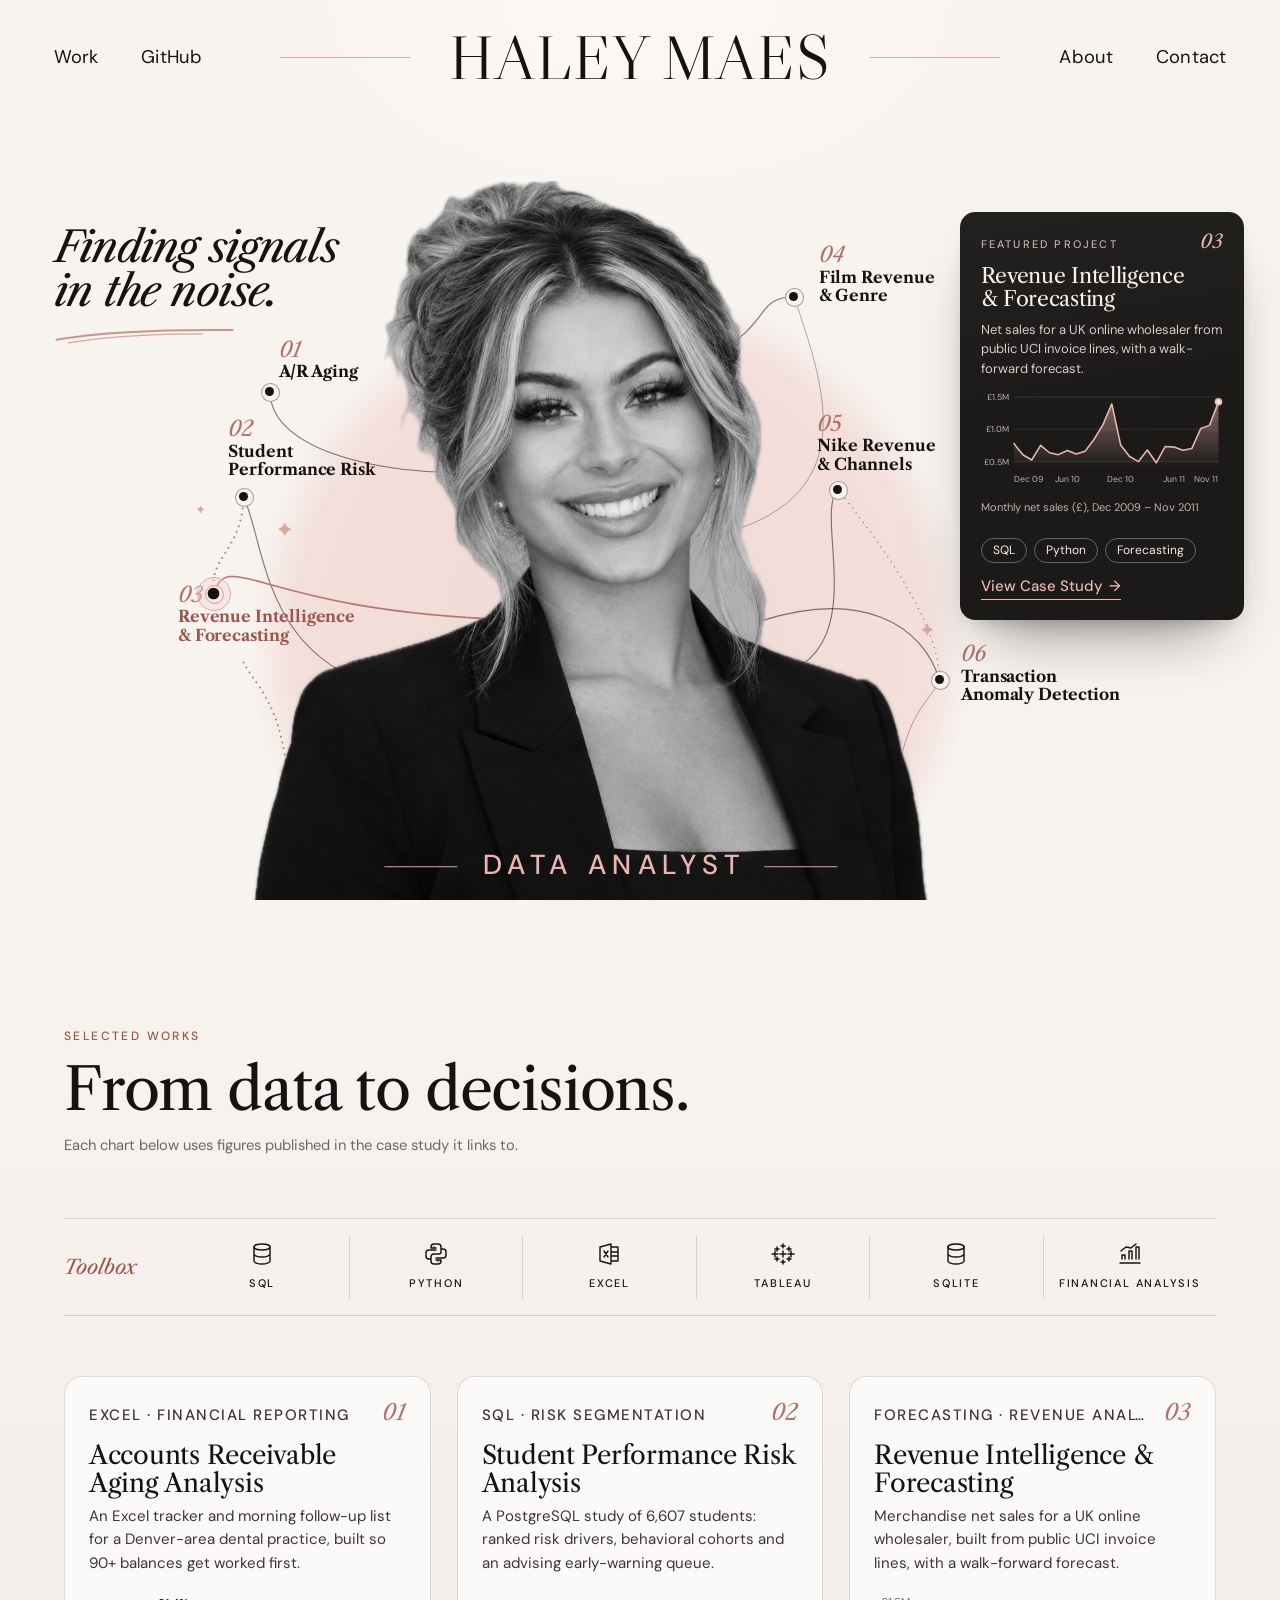
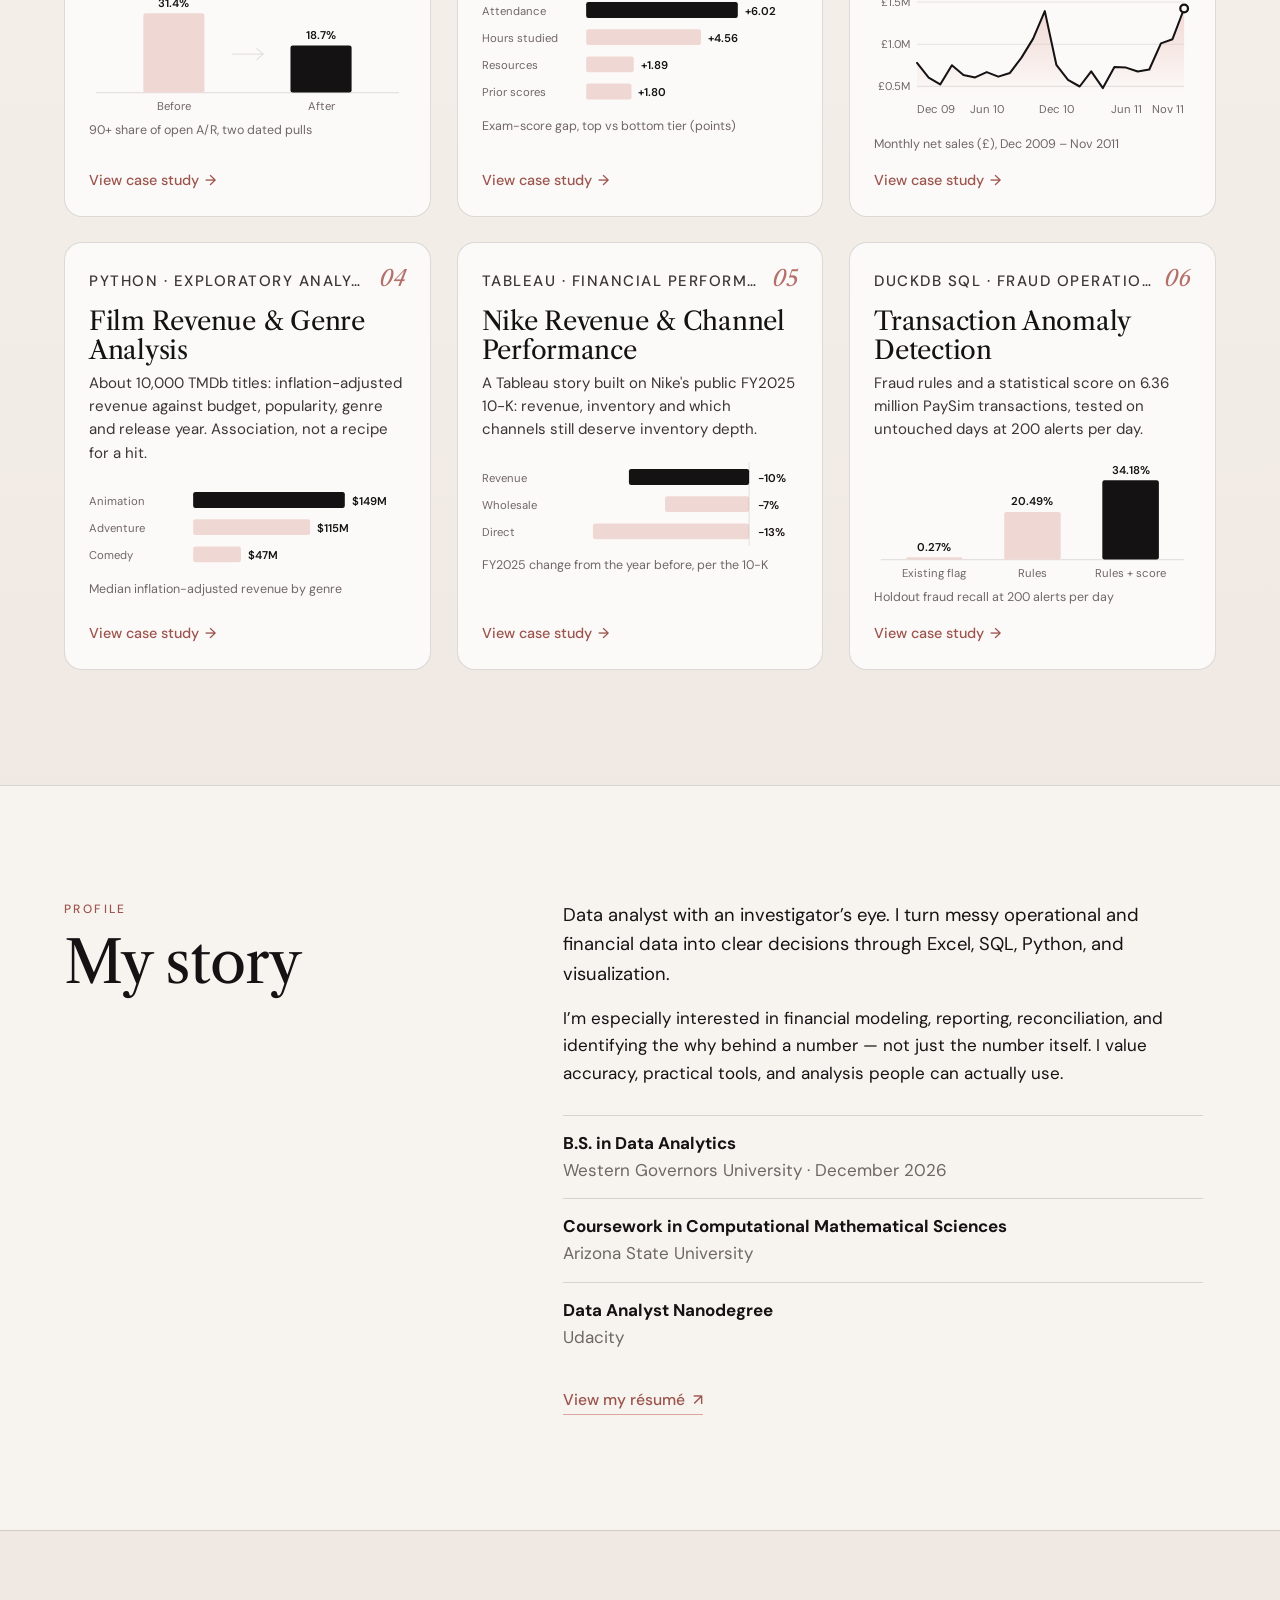
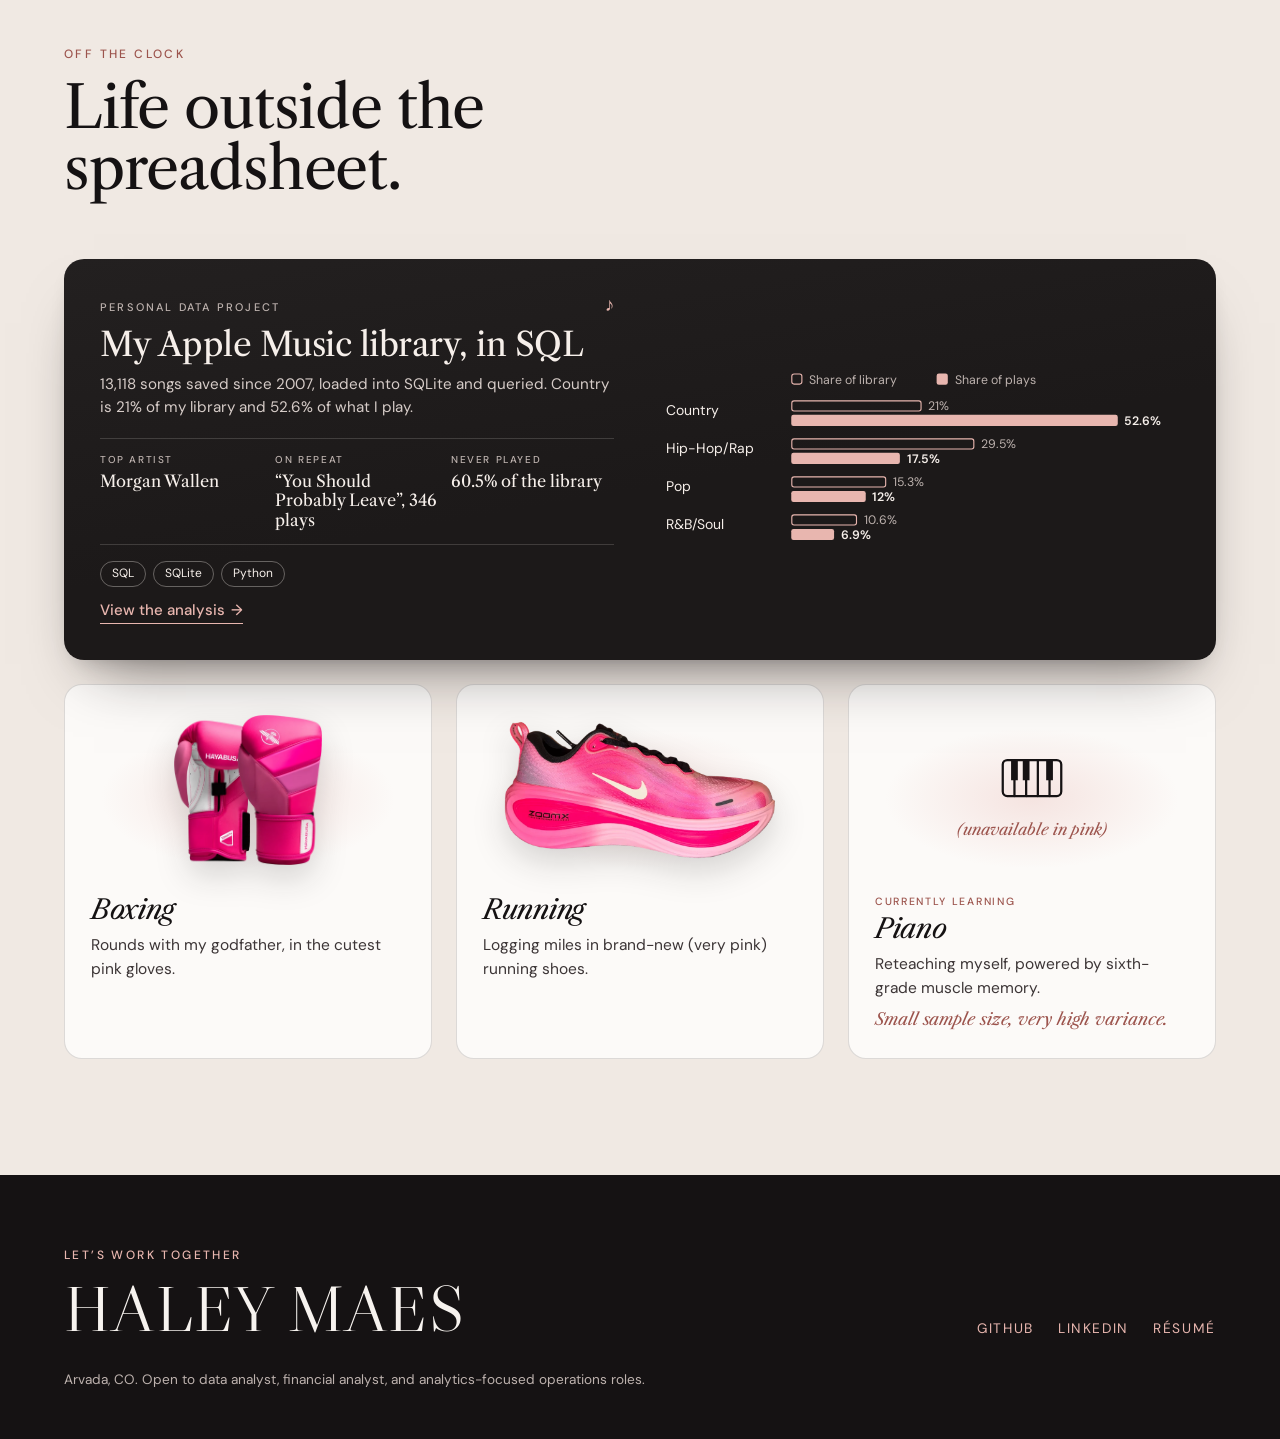
<file: experiments/editorial-orbit/index.html>
<!DOCTYPE html>
<!--
  PREVIEW: editorial homepage with the interactive project orbit.
  Self-contained in this folder; the live homepage and the case studies are not changed.
  See README.md.
-->
<html lang="en">
<head>
  <meta charset="utf-8" />
  <script>
    (function () {
      var root = document.documentElement;
      root.classList.add("js");
      try {
        var still = window.matchMedia("(prefers-reduced-motion: reduce)").matches;
        if (still || window.location.hash.length > 1) return;
        root.classList.add("orbit-intro");
        window.__orbitIntroFallback = window.setTimeout(function () { root.classList.remove("orbit-intro"); }, 3000);
      } catch (e) { /* no intro */ }
    })();
  </script>
  <meta name="viewport" content="width=device-width, initial-scale=1" />
  <title>Haley Maes | Data Analyst</title>
  <meta name="robots" content="noindex" />
  <meta name="description" content="Haley Maes, data analyst. Six case studies in SQL, Python, Excel and Tableau: receivables, student risk, revenue forecasting, film revenue, Nike channels and transaction anomalies." />
  <meta name="theme-color" content="#F7F3EF" />
  <link rel="icon" href="assets/favicon.svg" type="image/svg+xml" />
  <link rel="icon" href="assets/favicon-32.png" sizes="32x32" type="image/png" />
  <link rel="apple-touch-icon" href="assets/apple-touch-icon.png" />
  <link rel="preconnect" href="https://fonts.googleapis.com" />
  <link rel="preconnect" href="https://fonts.gstatic.com" crossorigin />
  <link rel="stylesheet" href="https://fonts.googleapis.com/css2?family=DM+Sans:opsz,wght@9..40,400;9..40,500;9..40,600&family=Libre+Caslon+Display&family=Libre+Caslon+Text:ital,wght@0,400;0,700;1,400&display=swap" />
  <link rel="preload" as="image" href="assets/haley-headshot.webp" fetchpriority="high" />
  <link rel="stylesheet" href="orbit.css" />
</head>
<body class="orbit-page">
  <a class="skip" href="#work">Skip to work</a>

  <header class="hero" id="top" data-hero>
    <nav class="masthead" aria-label="Primary" data-intro="nav">
      <ul class="masthead__links">
        <li><a href="#work">Work</a></li>
        <li><a href="https://github.com/haleymykellemaes-beep" target="_blank" rel="noopener noreferrer">GitHub</a></li>
      </ul>
      <span class="masthead__rule" aria-hidden="true"></span>
      <h1 class="masthead__name"><a href="#top">Haley Maes</a></h1>
      <span class="masthead__rule" aria-hidden="true"></span>
      <ul class="masthead__links masthead__links--end">
        <li><a href="#about">About</a></li>
        <li><a href="#contact">Contact</a></li>
      </ul>
    </nav>

    <p class="headline" data-intro="headline">
      <span>Finding signals</span>
      <span>in the noise.</span>
      <svg class="headline__swash" viewBox="0 0 240 28" aria-hidden="true" focusable="false">
        <path d="M2 21C52 12 118 7 236 8" />
        <path d="M18 25C78 15 140 13 196 13" />
      </svg>
    </p>

    <svg class="orbit-lines" data-orbit-lines aria-hidden="true" focusable="false"></svg>

    <div class="stage" data-stage>
      <span class="stage__disc" aria-hidden="true" data-intro="disc"></span>
      <img class="stage__portrait" src="assets/haley-headshot.webp" width="1114" height="1353" alt="Haley Maes, smiling, in a black blazer, black-and-white portrait" fetchpriority="high" decoding="async" data-intro="portrait" />
      <p class="stage__role" data-intro="role"><span aria-hidden="true"></span>Data Analyst<span aria-hidden="true"></span></p>
    </div>

    <section class="orbit" aria-label="Case studies" data-orbit>
      <p class="orbit__head" aria-hidden="true">Six case studies</p>
      <ol class="orbit__nodes" data-orbit-nodes></ol>
      <article class="card" id="orbit-card" data-card aria-labelledby="orbit-card-title" data-intro="card"></article>
      <p class="orbit-sr" role="status" data-orbit-status></p>
    </section>
  </header>

  <main>
    <section class="work" id="work" aria-labelledby="work-title">
      <div class="wrap">
        <header class="section-head">
          <p class="eyebrow">Selected works</p>
          <h2 id="work-title">From data to decisions.</h2>
          <p class="section-note">Each chart below uses figures published in the case study it links to.</p>
        </header>
        <div class="toolbox">
          <p class="toolbox__label" id="toolbox-title">Toolbox</p>
          <ul class="toolbox__list" aria-labelledby="toolbox-title">
          <li><svg viewBox="0 0 24 24" aria-hidden="true"><ellipse cx="12" cy="5" rx="8" ry="3"/><path d="M4 5v14c0 1.65 3.6 3 8 3s8-1.35 8-3V5M4 12c0 1.65 3.6 3 8 3s8-1.35 8-3"/></svg><span>SQL</span></li>
          <li><svg viewBox="0 0 24 24" aria-hidden="true"><path d="M12 6H7V5a3 3 0 0 1 3-3h4a3 3 0 0 1 3 3v5a2 2 0 0 1-2 2h-5a3 3 0 0 0-3 3v2H5a3 3 0 0 1-3-3v-3a3 3 0 0 1 3-3h7m0 10h5v1a3 3 0 0 1-3 3h-4a3 3 0 0 1-3-3v-4m10-8h2a3 3 0 0 1 3 3v3a3 3 0 0 1-3 3h-7"/><path d="M10 5h.01M14 19h.01"/></svg><span>Python</span></li>
          <li><svg viewBox="0 0 24 24" aria-hidden="true"><path d="M3 5l11-3v20L3 19zM14 5h7v14h-7M14 10h7m-7 4h7M7 9l4 6m0-6-4 6"/></svg><span>Excel</span></li>
          <li><svg viewBox="0 0 24 24" aria-hidden="true"><path d="M12 2v4m-2-2h4m-2 5v6m-3-3h6m-3 6v4m-2-2h4M4 9v6m-3-3h6m13-3v6m-3-3h6M6 5v4M4 7h4m10-2v4m-2-2h4M6 15v4m-2-2h4m10-2v4m-2-2h4"/></svg><span>Tableau</span></li>
          <li><svg viewBox="0 0 24 24" aria-hidden="true"><ellipse cx="12" cy="5" rx="8" ry="3"/><path d="M4 5v14c0 1.65 3.6 3 8 3s8-1.35 8-3V5M4 12c0 1.65 3.6 3 8 3s8-1.35 8-3"/></svg><span>SQLite</span></li>
          <li><svg viewBox="0 0 24 24" aria-hidden="true"><path d="M2 21h20M4 17v-4h3v4m4 0V9h3v8m4 0V5h3v12M3 9l5-4 5 1 5-4"/></svg><span>Financial Analysis</span></li>
          </ul>
        </div>
        <ol class="work-grid" data-work></ol>
      </div>
    </section>

    <section class="about" id="about" aria-labelledby="about-title">
      <div class="wrap about__grid">
        <div>
          <p class="eyebrow">Profile</p>
          <h2 id="about-title">My story</h2>
        </div>
        <div class="prose">
          <p class="lede">Data analyst with an investigator’s eye. I turn messy operational and financial data into clear decisions through Excel, SQL, Python, and visualization.</p>
          <p>I’m especially interested in financial modeling, reporting, reconciliation, and identifying the why behind a number — not just the number itself. I value accuracy, practical tools, and analysis people can actually use.</p>
          <ul class="edu">
            <li><strong>B.S. in Data Analytics</strong><span>Western Governors University · December 2026</span></li>
            <li><strong>Coursework in Computational Mathematical Sciences</strong><span>Arizona State University</span></li>
            <li><strong>Data Analyst Nanodegree</strong><span>Udacity</span></li>
          </ul>
          <a class="resume-link" href="assets/Haley-Maes-Resume.pdf" target="_blank" rel="noopener">View my résumé <span aria-hidden="true">↗</span><span class="orbit-sr"> (PDF, opens in a new tab)</span></a>
        </div>
      </div>
    </section>
    <section class="clock" id="off-the-clock" aria-labelledby="clock-title">
      <div class="wrap">
        <header class="section-head">
          <p class="eyebrow">Off the clock</p>
          <h2 id="clock-title">Life outside the spreadsheet.</h2>
        </header>
        <!-- The Apple Music project: figures from music/music-data.js, drawn by music/music.js. -->
        <article class="music-card" data-music-card>
          <div class="music-card__text">
            <p class="card__top"><span class="card__label">Personal data project</span><span class="card__num" aria-hidden="true">♪</span></p>
            <h3 class="music-card__title">My Apple Music library, in SQL</h3>
            <p class="music-card__desc" data-music-desc></p>
            <dl class="music-card__stats" data-music-stats></dl>
            <ul class="card__tools" aria-label="Tools"><li>SQL</li><li>SQLite</li><li>Python</li></ul>
            <a class="card__link" href="music/">View the analysis<span aria-hidden="true">→</span></a>
          </div>
          <figure class="music-card__chart viz" data-music-chart></figure>
        </article>
        <ul class="clock__tiles">
          <li class="tile"><span class="tile__media"><img src="assets/off-the-clock/gloves.webp" width="630" height="640" alt="A pair of hot-pink boxing gloves" loading="lazy" decoding="async" /></span><h3>Boxing</h3><p>Rounds with my godfather, in the cutest pink gloves.</p></li>
          <li class="tile"><span class="tile__media"><img src="assets/off-the-clock/shoes.webp" width="900" height="467" alt="A hot-pink running shoe" loading="lazy" decoding="async" /></span><h3>Running</h3><p>Logging miles in brand-new (very pink) running shoes.</p></li>
          <li class="tile"><span class="tile__media tile__media--icon"><svg viewBox="0 0 32 32" aria-hidden="true" focusable="false"><rect x="3" y="8" width="26" height="16" rx="2"/><path d="M8.2 8v16M13.4 8v16M18.6 8v16M23.8 8v16"/><path class="ink" d="M6.7 8h3v9h-3zM11.9 8h3v9h-3zM22.3 8h3v9h-3z"/></svg><span class="tile__note">(unavailable in pink)</span></span><p class="tile__kicker">Currently learning</p><h3>Piano</h3><p>Reteaching myself, powered by sixth-grade muscle memory. <em class="tile__aside">Small sample size, very high variance.</em></p></li>
        </ul>
      </div>
    </section>
  </main>

  <footer class="footer" id="contact">
    <div class="wrap">
      <p class="eyebrow">Let’s work together</p>
      <div class="footer__grid">
        <p class="footer__name">Haley Maes</p>
        <ul class="footer__links">
          <li><a href="https://github.com/haleymykellemaes-beep" target="_blank" rel="noopener noreferrer">GitHub</a></li>
          <li><a href="https://www.linkedin.com/in/haleymmaes" target="_blank" rel="noopener noreferrer">LinkedIn</a></li>
          <li><a href="assets/Haley-Maes-Resume.pdf" target="_blank" rel="noopener">Résumé<span class="orbit-sr"> (PDF)</span></a></li>
        </ul>
      </div>
      <p class="fine">Arvada, CO. Open to data analyst, financial analyst, and analytics-focused operations roles.</p>
    </div>
  </footer>

  <script src="music/music-data.js"></script>
  <script src="music/music.js"></script>
  <script src="projects.js"></script>
  <script src="orbit.js"></script>
</body>
</html>
</file>
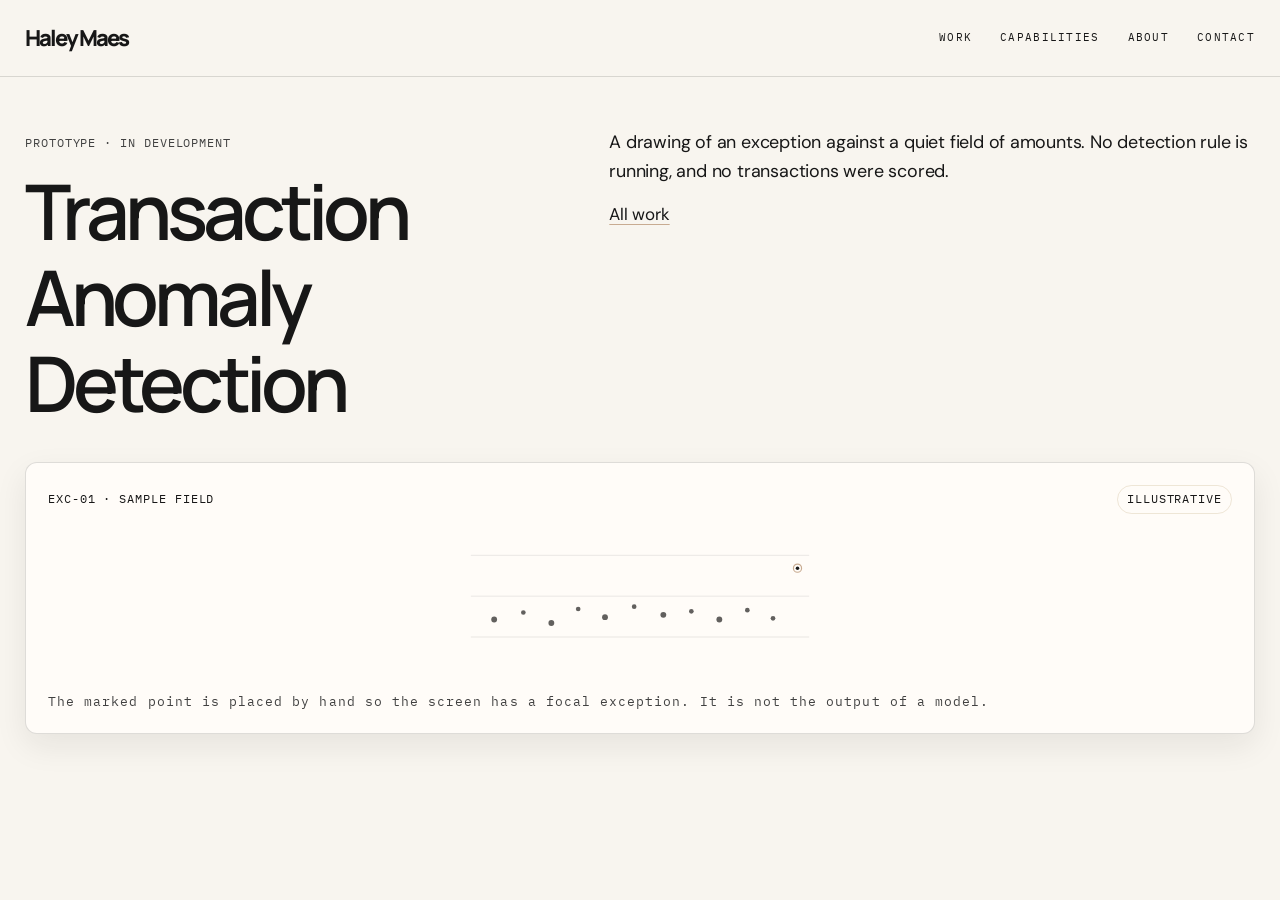
<file: projects/anomaly-detection/index.html>
<!DOCTYPE html>
<html lang="en" data-theme="classic">
<head>
  <meta charset="utf-8" />
  <meta name="viewport" content="width=device-width, initial-scale=1" />
  <title>Anomaly Detection · Haley Maes</title>
  <meta name="theme-color" content="#F8F5EF" />
  <link rel="icon" href="../../favicon.svg" type="image/svg+xml" />
  <link rel="preconnect" href="https://fonts.googleapis.com" />
  <link rel="preconnect" href="https://fonts.gstatic.com" crossorigin />
  <link rel="stylesheet" href="https://fonts.googleapis.com/css2?family=Instrument+Serif:ital@0;1&family=Inter:wght@400;500;600&display=swap" />
  <link rel="stylesheet" href="../../css/site.css" />
  <link rel="stylesheet" href="../../css/themes.css" />
  <link rel="stylesheet" href="../../css/palette.css?v=locked" />
</head>
<body class="subpage">
  <header class="nav">
    <div class="nav-inner">
      <a class="brand" href="../../index.html">Haley Maes</a>
      <button class="menu-btn" type="button" aria-expanded="false" aria-controls="nav-links">Menu</button>
      <nav class="nav-links" id="nav-links" aria-label="Primary">
        <a href="../../index.html#work">Work</a>
        <a href="../../index.html#capabilities">Capabilities</a>
        <a href="../../index.html#about">About</a>
        <a href="../../index.html#contact">Contact</a>
      </nav>
    </div>
  </header>
  <main class="case">
    <div class="wrap">
      <div class="case-top">
        <div>
          <p class="status">Prototype · In development</p>
          <h1>Transaction Anomaly Detection</h1>
        </div>
        <div class="prose">
          <p class="case-lead">A drawing of an exception against a quiet field of amounts. No detection rule is running, and no transactions were scored.</p>
          <p><a class="quiet-link" href="../../index.html#gallery">All work</a></p>
        </div>
      </div>
      <div class="console">
        <div class="console-top"><span>EXC-01 · Sample field</span><span class="chip">Illustrative</span></div>
        <svg class="scatter" viewBox="0 0 640 240" role="img" aria-label="Illustrative points with one marked outlier">
          <g stroke="var(--chart-grid)"><path d="M30 40H610M30 110H610M30 180H610" /></g>
          <g fill="var(--chart-smoke)">
            <circle cx="70" cy="150" r="5" /><circle cx="120" cy="138" r="4" /><circle cx="168" cy="156" r="5" />
            <circle cx="214" cy="132" r="4" /><circle cx="260" cy="146" r="5" /><circle cx="310" cy="128" r="4" />
            <circle cx="360" cy="142" r="5" /><circle cx="408" cy="136" r="4" /><circle cx="456" cy="150" r="5" />
            <circle cx="504" cy="134" r="4" /><circle cx="548" cy="148" r="4" />
          </g>
          <circle cx="590" cy="62" r="7" fill="none" stroke="var(--chart-accent)" stroke-width="2" />
          <circle cx="590" cy="62" r="3" fill="var(--chart-ink)" />
        </svg>
        <p class="fine">The marked point is placed by hand so the screen has a focal exception. It is not the output of a model.</p>
      </div>
    </div>
  </main>
  <script src="../../js/nav.js"></script>
</body>
</html>
</file>
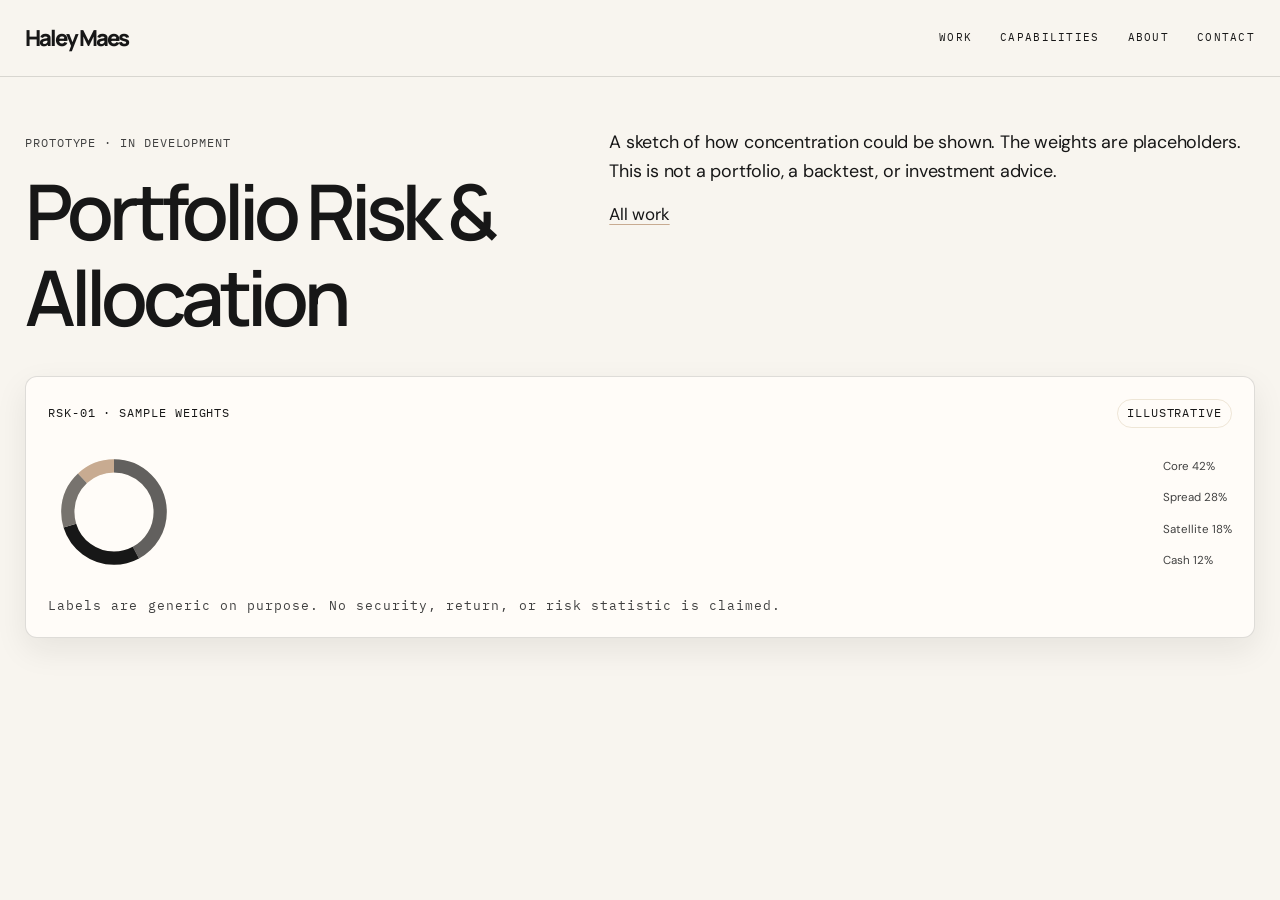
<file: projects/portfolio-risk/index.html>
<!DOCTYPE html>
<html lang="en" data-theme="classic">
<head>
  <meta charset="utf-8" />
  <meta name="viewport" content="width=device-width, initial-scale=1" />
  <title>Portfolio Risk · Haley Maes</title>
  <meta name="theme-color" content="#F8F5EF" />
  <link rel="icon" href="../../favicon.svg" type="image/svg+xml" />
  <link rel="preconnect" href="https://fonts.googleapis.com" />
  <link rel="preconnect" href="https://fonts.gstatic.com" crossorigin />
  <link rel="stylesheet" href="https://fonts.googleapis.com/css2?family=Instrument+Serif:ital@0;1&family=Inter:wght@400;500;600&display=swap" />
  <link rel="stylesheet" href="../../css/site.css" />
  <link rel="stylesheet" href="../../css/themes.css" />
  <link rel="stylesheet" href="../../css/palette.css?v=locked" />
</head>
<body class="subpage">
  <header class="nav">
    <div class="nav-inner">
      <a class="brand" href="../../index.html">Haley Maes</a>
      <button class="menu-btn" type="button" aria-expanded="false" aria-controls="nav-links">Menu</button>
      <nav class="nav-links" id="nav-links" aria-label="Primary">
        <a href="../../index.html#work">Work</a>
        <a href="../../index.html#capabilities">Capabilities</a>
        <a href="../../index.html#about">About</a>
        <a href="../../index.html#contact">Contact</a>
      </nav>
    </div>
  </header>
  <main class="case">
    <div class="wrap">
      <div class="case-top">
        <div>
          <p class="status">Prototype · In development</p>
          <h1>Portfolio Risk &amp; Allocation</h1>
        </div>
        <div class="prose">
          <p class="case-lead">A sketch of how concentration could be shown. The weights are placeholders. This is not a portfolio, a backtest, or investment advice.</p>
          <p><a class="quiet-link" href="../../index.html#gallery">All work</a></p>
        </div>
      </div>
      <div class="console">
        <div class="console-top"><span>RSK-01 · Sample weights</span><span class="chip">Illustrative</span></div>
        <div class="metric-row">
          <svg class="donut" viewBox="0 0 120 120" aria-hidden="true">
            <circle cx="60" cy="60" r="42" fill="none" stroke="var(--background-secondary)" stroke-width="12" />
            <circle cx="60" cy="60" r="42" fill="none" stroke="var(--chart-smoke)" stroke-width="12" stroke-dasharray="111 153" transform="rotate(-90 60 60)" />
            <circle cx="60" cy="60" r="42" fill="none" stroke="var(--chart-ink)" stroke-width="12" stroke-dasharray="74 190" stroke-dashoffset="-111" transform="rotate(-90 60 60)" />
            <circle cx="60" cy="60" r="42" fill="none" stroke="var(--text-muted)" stroke-width="12" stroke-dasharray="47 217" stroke-dashoffset="-185" transform="rotate(-90 60 60)" />
            <circle cx="60" cy="60" r="42" fill="none" stroke="var(--chart-accent)" stroke-width="12" stroke-dasharray="32 232" stroke-dashoffset="-232" transform="rotate(-90 60 60)" />
          </svg>
          <div class="legend">
            <span>Core 42%</span>
            <span>Spread 28%</span>
            <span>Satellite 18%</span>
            <span>Cash 12%</span>
          </div>
        </div>
        <p class="fine">Labels are generic on purpose. No security, return, or risk statistic is claimed.</p>
      </div>
    </div>
  </main>
  <script src="../../js/nav.js"></script>
</body>
</html>
</file>
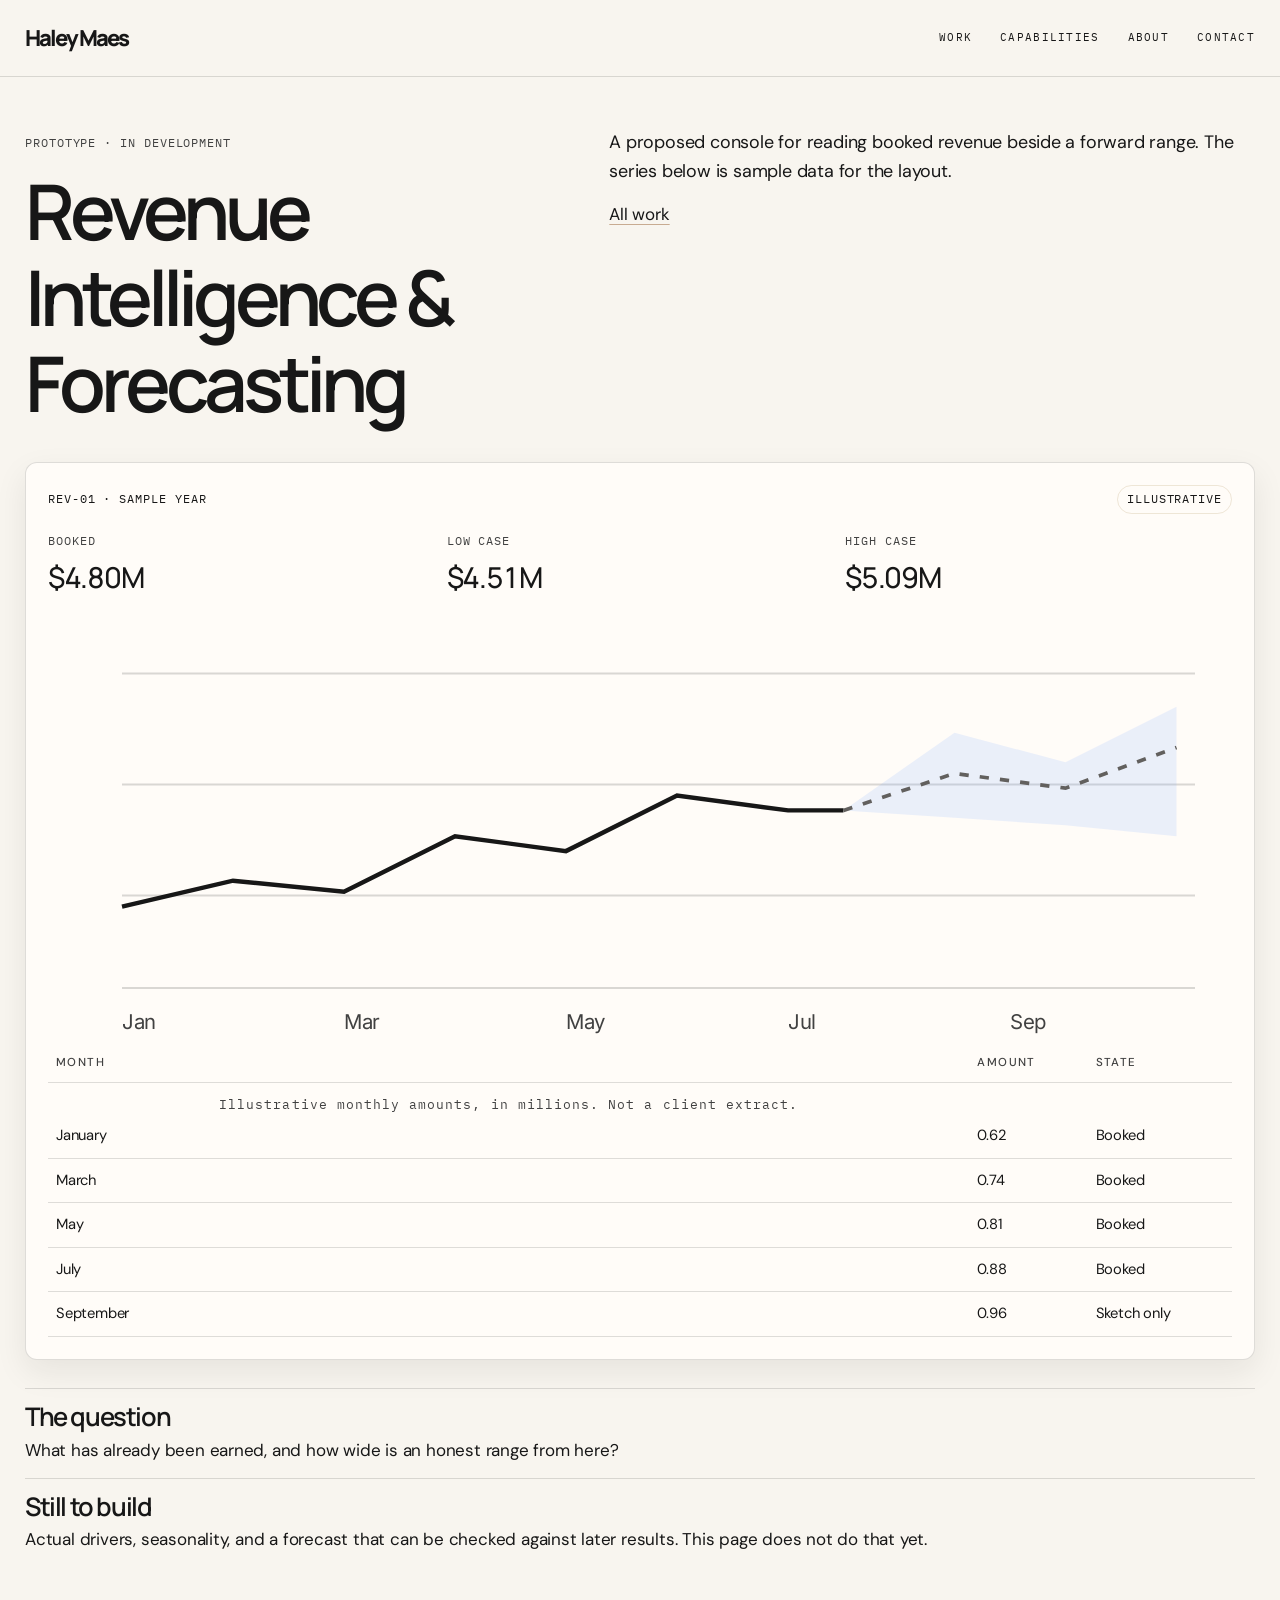
<file: projects/revenue-intelligence/index.html>
<!DOCTYPE html>
<html lang="en" data-theme="classic">
<head>
  <meta charset="utf-8" />
  <meta name="viewport" content="width=device-width, initial-scale=1" />
  <title>Revenue Intelligence · Haley Maes</title>
  <meta name="theme-color" content="#F8F5EF" />
  <link rel="icon" href="../../favicon.svg" type="image/svg+xml" />
  <link rel="preconnect" href="https://fonts.googleapis.com" />
  <link rel="preconnect" href="https://fonts.gstatic.com" crossorigin />
  <link rel="stylesheet" href="https://fonts.googleapis.com/css2?family=Instrument+Serif:ital@0;1&family=Inter:wght@400;500;600&display=swap" />
  <link rel="stylesheet" href="../../css/site.css" />
  <link rel="stylesheet" href="../../css/themes.css" />
  <link rel="stylesheet" href="../../css/palette.css?v=locked" />
</head>
<body class="subpage">
  <header class="nav">
    <div class="nav-inner">
      <a class="brand" href="../../index.html">Haley Maes</a>
      <button class="menu-btn" type="button" aria-expanded="false" aria-controls="nav-links">Menu</button>
      <nav class="nav-links" id="nav-links" aria-label="Primary">
        <a href="../../index.html#work">Work</a>
        <a href="../../index.html#capabilities">Capabilities</a>
        <a href="../../index.html#about">About</a>
        <a href="../../index.html#contact">Contact</a>
      </nav>
    </div>
  </header>
  <main class="case">
    <div class="wrap">
      <div class="case-top">
        <div>
          <p class="status">Prototype · In development</p>
          <h1>Revenue Intelligence &amp; Forecasting</h1>
        </div>
        <div class="prose">
          <p class="case-lead">A proposed console for reading booked revenue beside a forward range. The series below is sample data for the layout.</p>
          <p><a class="quiet-link" href="../../index.html#work">All work</a></p>
        </div>
      </div>
      <div class="console">
        <div class="console-top"><span>REV-01 · Sample year</span><span class="chip">Illustrative</span></div>
        <div class="metric-row">
          <div class="metric"><span>Booked</span><strong>$4.80M</strong></div>
          <div class="metric"><span>Low case</span><strong>$4.51M</strong></div>
          <div class="metric"><span>High case</span><strong>$5.09M</strong></div>
        </div>
        <svg class="chart" viewBox="0 0 640 230" role="img" aria-label="Illustrative monthly revenue and a dashed forward range">
          <g stroke="var(--chart-grid)"><path d="M40 30H620M40 90H620M40 150H620M40 200H620" /></g>
          <path d="M430 104 L490 62 L550 78 L610 48 L610 118 L550 112 L490 108 L430 104Z" fill="rgba(122,167,255,0.16)" />
          <polyline points="40,156 100,142 160,148 220,118 280,126 340,96 400,104 430,104" fill="none" stroke="var(--chart-ink)" stroke-width="2.4" />
          <polyline points="430,104 490,84 550,92 610,70" fill="none" stroke="var(--chart-smoke)" stroke-width="2" stroke-dasharray="5 6" />
          <g fill="var(--text-secondary)" font-size="11" font-family="Inter, sans-serif">
            <text x="40" y="222">Jan</text><text x="160" y="222">Mar</text><text x="280" y="222">May</text><text x="400" y="222">Jul</text><text x="520" y="222">Sep</text>
          </g>
        </svg>
        <div class="table-wrap">
          <table>
            <caption class="fine">Illustrative monthly amounts, in millions. Not a client extract.</caption>
            <thead><tr><th>Month</th><th>Amount</th><th>State</th></tr></thead>
            <tbody>
              <tr><td>January</td><td>0.62</td><td>Booked</td></tr>
              <tr><td>March</td><td>0.74</td><td>Booked</td></tr>
              <tr><td>May</td><td>0.81</td><td>Booked</td></tr>
              <tr><td>July</td><td>0.88</td><td>Booked</td></tr>
              <tr><td>September</td><td>0.96</td><td>Sketch only</td></tr>
            </tbody>
          </table>
        </div>
      </div>
      <div class="points">
        <article><h3>The question</h3><p>What has already been earned, and how wide is an honest range from here?</p></article>
        <article><h3>Still to build</h3><p>Actual drivers, seasonality, and a forecast that can be checked against later results. This page does not do that yet.</p></article>
      </div>
    </div>
  </main>
  <script src="../../js/nav.js"></script>
</body>
</html>
</file>
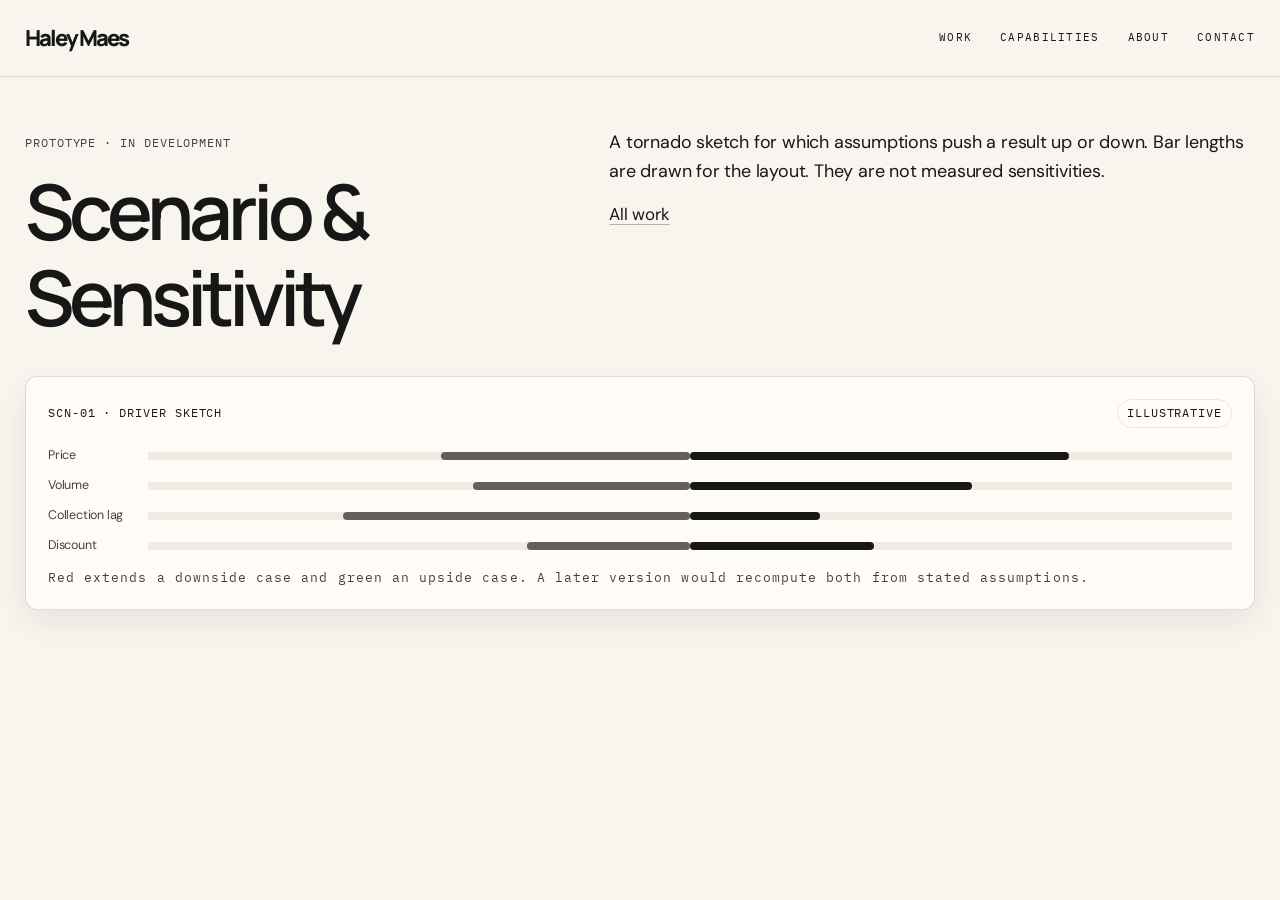
<file: projects/scenario-analysis/index.html>
<!DOCTYPE html>
<html lang="en" data-theme="classic">
<head>
  <meta charset="utf-8" />
  <meta name="viewport" content="width=device-width, initial-scale=1" />
  <title>Scenario Analysis · Haley Maes</title>
  <meta name="theme-color" content="#F8F5EF" />
  <link rel="icon" href="../../favicon.svg" type="image/svg+xml" />
  <link rel="preconnect" href="https://fonts.googleapis.com" />
  <link rel="preconnect" href="https://fonts.gstatic.com" crossorigin />
  <link rel="stylesheet" href="https://fonts.googleapis.com/css2?family=Instrument+Serif:ital@0;1&family=Inter:wght@400;500;600&display=swap" />
  <link rel="stylesheet" href="../../css/site.css" />
  <link rel="stylesheet" href="../../css/themes.css" />
  <link rel="stylesheet" href="../../css/palette.css?v=locked" />
</head>
<body class="subpage">
  <header class="nav">
    <div class="nav-inner">
      <a class="brand" href="../../index.html">Haley Maes</a>
      <button class="menu-btn" type="button" aria-expanded="false" aria-controls="nav-links">Menu</button>
      <nav class="nav-links" id="nav-links" aria-label="Primary">
        <a href="../../index.html#work">Work</a>
        <a href="../../index.html#capabilities">Capabilities</a>
        <a href="../../index.html#about">About</a>
        <a href="../../index.html#contact">Contact</a>
      </nav>
    </div>
  </header>
  <main class="case">
    <div class="wrap">
      <div class="case-top">
        <div>
          <p class="status">Prototype · In development</p>
          <h1>Scenario &amp; Sensitivity</h1>
        </div>
        <div class="prose">
          <p class="case-lead">A tornado sketch for which assumptions push a result up or down. Bar lengths are drawn for the layout. They are not measured sensitivities.</p>
          <p><a class="quiet-link" href="../../index.html#gallery">All work</a></p>
        </div>
      </div>
      <div class="console">
        <div class="console-top"><span>SCN-01 · Driver sketch</span><span class="chip">Illustrative</span></div>
        <div class="tornado" style="margin-top:12px">
          <div class="tornado-row"><span>Price</span><div class="tornado-track"><i class="down" style="--w:46%"></i><i class="up" style="--w:70%"></i></div></div>
          <div class="tornado-row"><span>Volume</span><div class="tornado-track"><i class="down" style="--w:40%"></i><i class="up" style="--w:52%"></i></div></div>
          <div class="tornado-row"><span>Collection lag</span><div class="tornado-track"><i class="down" style="--w:64%"></i><i class="up" style="--w:24%"></i></div></div>
          <div class="tornado-row"><span>Discount</span><div class="tornado-track"><i class="down" style="--w:30%"></i><i class="up" style="--w:34%"></i></div></div>
        </div>
        <p class="fine">Red extends a downside case and green an upside case. A later version would recompute both from stated assumptions.</p>
      </div>
    </div>
  </main>
  <script src="../../js/nav.js"></script>
</body>
</html>
</file>
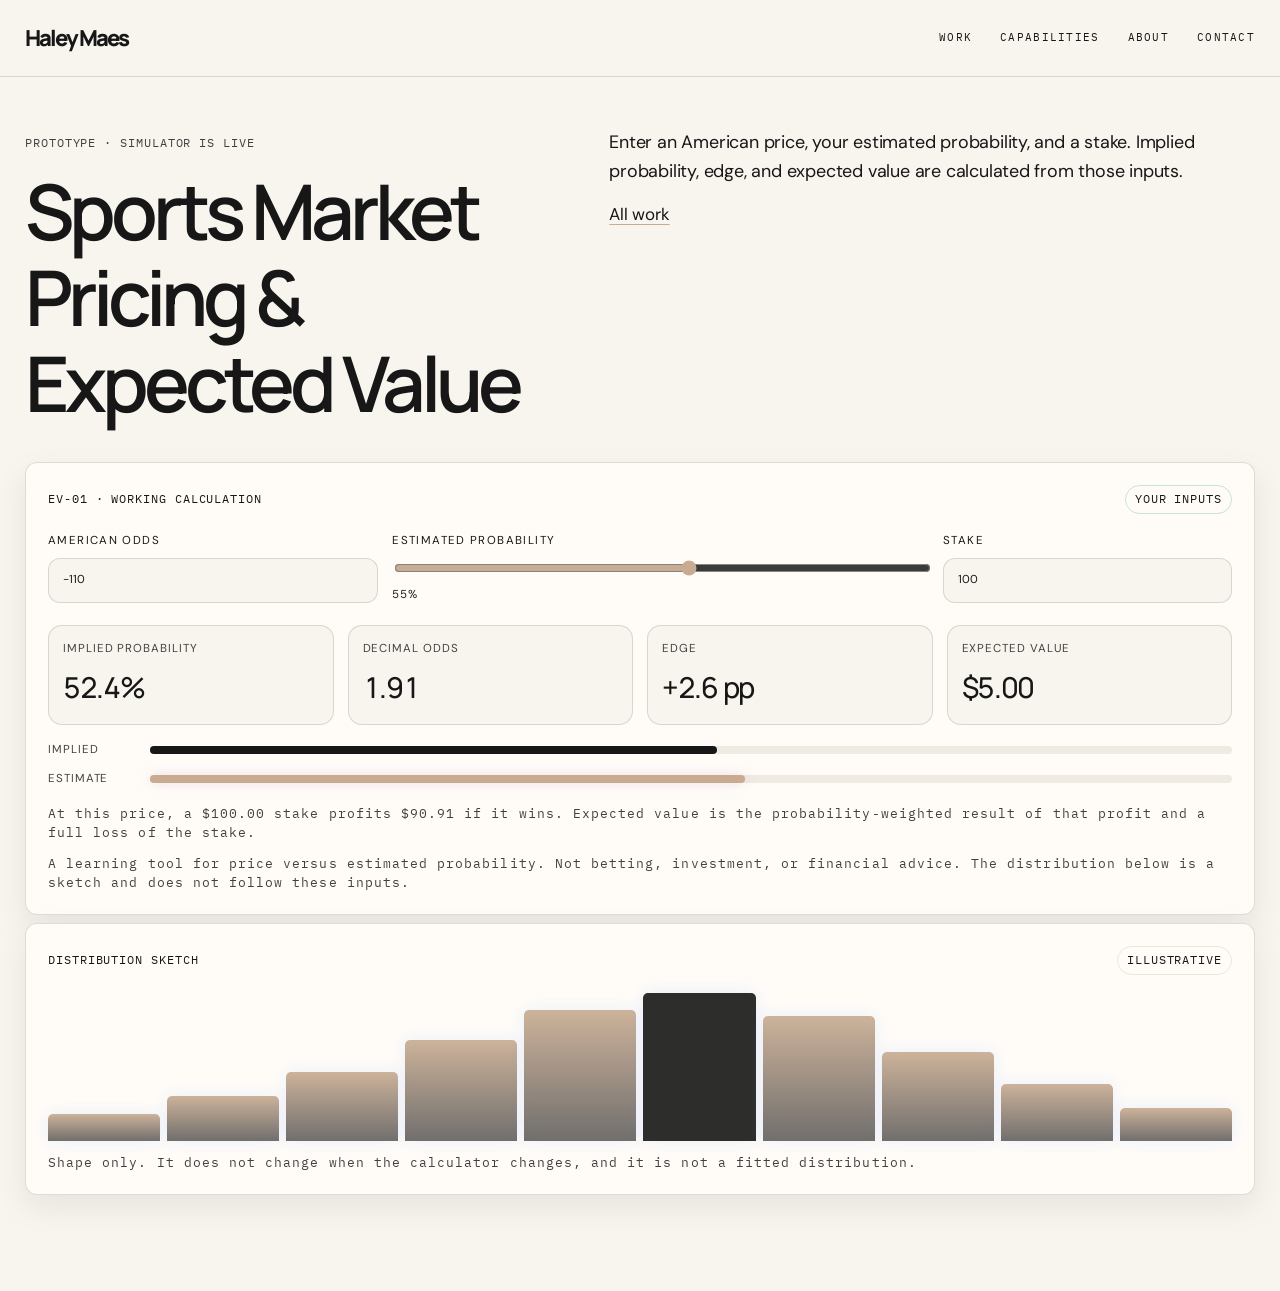
<file: projects/sports-market/index.html>
<!DOCTYPE html>
<html lang="en" data-theme="classic">
<head>
  <meta charset="utf-8" />
  <meta name="viewport" content="width=device-width, initial-scale=1" />
  <title>Expected Value · Haley Maes</title>
  <meta name="theme-color" content="#F8F5EF" />
  <link rel="icon" href="../../favicon.svg" type="image/svg+xml" />
  <link rel="preconnect" href="https://fonts.googleapis.com" />
  <link rel="preconnect" href="https://fonts.gstatic.com" crossorigin />
  <link rel="stylesheet" href="https://fonts.googleapis.com/css2?family=Instrument+Serif:ital@0;1&family=Inter:wght@400;500;600&display=swap" />
  <link rel="stylesheet" href="../../css/site.css" />
  <link rel="stylesheet" href="../../css/themes.css" />
  <link rel="stylesheet" href="../../css/palette.css?v=locked" />
</head>
<body class="subpage">
  <header class="nav">
    <div class="nav-inner">
      <a class="brand" href="../../index.html">Haley Maes</a>
      <button class="menu-btn" type="button" aria-expanded="false" aria-controls="nav-links">Menu</button>
      <nav class="nav-links" id="nav-links" aria-label="Primary">
        <a href="../../index.html#work">Work</a>
        <a href="../../index.html#capabilities">Capabilities</a>
        <a href="../../index.html#about">About</a>
        <a href="../../index.html#contact">Contact</a>
      </nav>
    </div>
  </header>
  <main class="case">
    <div class="wrap">
      <div class="case-top">
        <div>
          <p class="status">Prototype · Simulator is live</p>
          <h1>Sports Market Pricing &amp; Expected Value</h1>
        </div>
        <div class="prose">
          <p class="case-lead">Enter an American price, your estimated probability, and a stake. Implied probability, edge, and expected value are calculated from those inputs.</p>
          <p><a class="quiet-link" href="../../index.html#work">All work</a></p>
        </div>
      </div>

      <section class="console" aria-labelledby="sim-title">
        <div class="console-top"><span id="sim-title">EV-01 · Working calculation</span><span class="chip chip-live">Your inputs</span></div>
        <form id="ev-form">
          <div class="ev-fields">
            <label class="field" for="odds">American odds
              <input id="odds" name="odds" type="number" inputmode="numeric" step="1" value="-110" />
            </label>
            <label class="field" for="prob">Estimated probability
              <input id="prob" name="prob" type="range" min="1" max="99" value="55" />
              <span id="prob-out" class="field-value">55%</span>
            </label>
            <label class="field" for="stake">Stake
              <input id="stake" name="stake" type="number" inputmode="decimal" min="1" step="1" value="100" />
            </label>
          </div>
        </form>
        <p id="ev-error" class="ev-error" hidden></p>
        <dl class="ev-readout">
          <div><dt>Implied probability</dt><dd id="out-implied">—</dd></div>
          <div><dt>Decimal odds</dt><dd id="out-decimal">—</dd></div>
          <div><dt>Edge</dt><dd id="out-edge">—</dd></div>
          <div><dt>Expected value</dt><dd id="out-ev">—</dd></div>
        </dl>
        <div class="compare" aria-hidden="true">
          <div class="compare-row"><span>Implied</span><div class="compare-bar"><i id="bar-implied" style="--w:0%"></i></div></div>
          <div class="compare-row"><span>Estimate</span><div class="compare-bar"><i id="bar-estimate" style="--w:0%"></i></div></div>
        </div>
        <p id="out-note" class="fine"></p>
        <p class="fine">A learning tool for price versus estimated probability. Not betting, investment, or financial advice. The distribution below is a sketch and does not follow these inputs.</p>
      </section>

      <section class="console">
        <div class="console-top"><span>Distribution sketch</span><span class="chip">Illustrative</span></div>
        <div class="dist" aria-hidden="true">
          <i style="--h:18%"></i><i style="--h:30%"></i><i style="--h:46%"></i><i style="--h:68%"></i><i style="--h:88%"></i><i class="on" style="--h:100%"></i><i style="--h:84%"></i><i style="--h:60%"></i><i style="--h:38%"></i><i style="--h:22%"></i>
        </div>
        <p class="fine">Shape only. It does not change when the calculator changes, and it is not a fitted distribution.</p>
      </section>
    </div>
  </main>
  <script src="../../js/nav.js"></script>
  <script src="../../js/ev.js"></script>
</body>
</html>
</file>
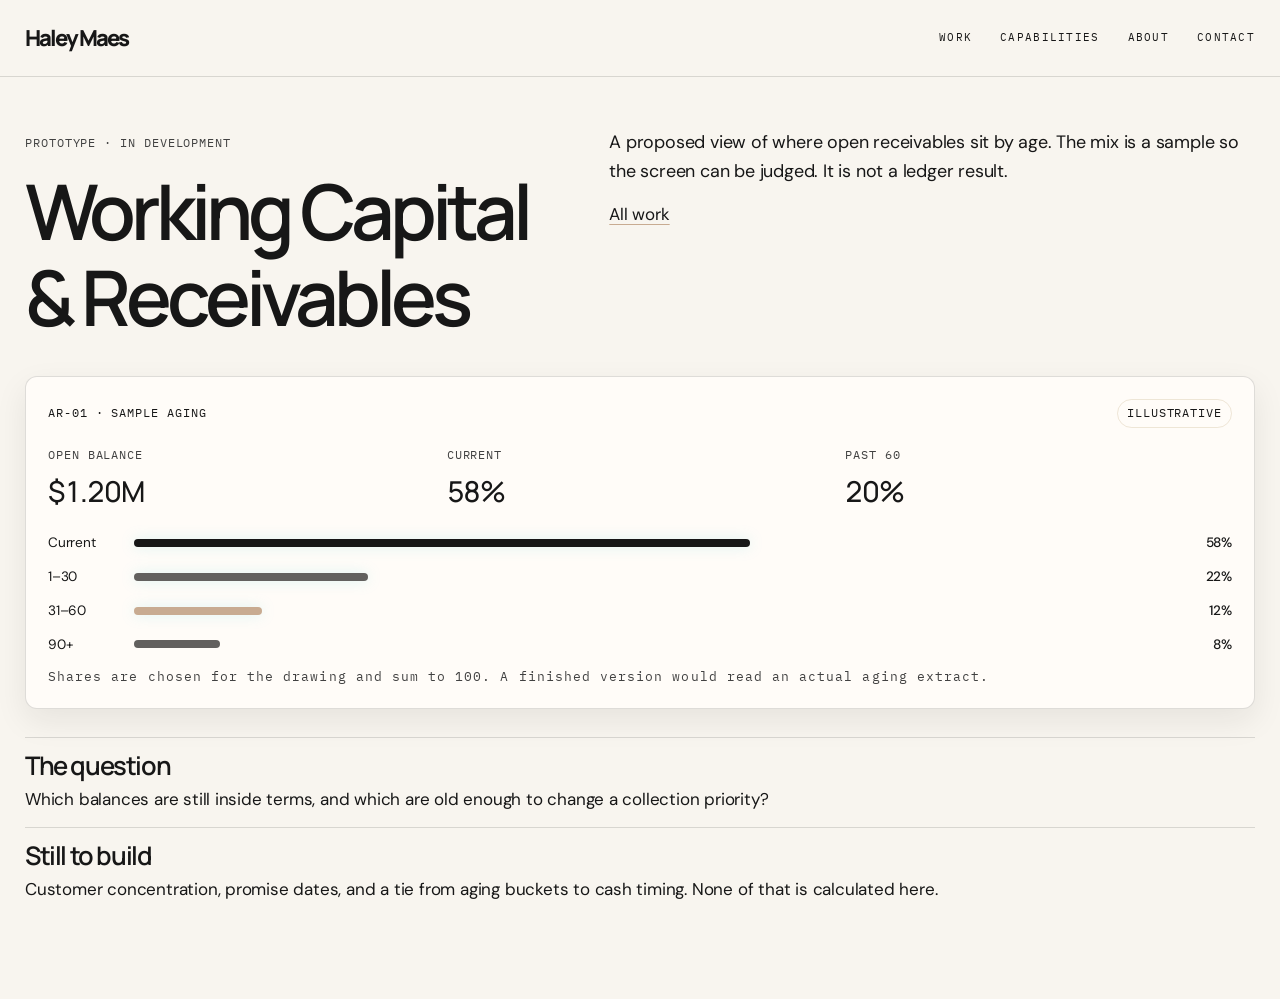
<file: projects/working-capital/index.html>
<!DOCTYPE html>
<html lang="en" data-theme="classic">
<head>
  <meta charset="utf-8" />
  <meta name="viewport" content="width=device-width, initial-scale=1" />
  <title>Working Capital · Haley Maes</title>
  <meta name="theme-color" content="#F8F5EF" />
  <link rel="icon" href="../../favicon.svg" type="image/svg+xml" />
  <link rel="preconnect" href="https://fonts.googleapis.com" />
  <link rel="preconnect" href="https://fonts.gstatic.com" crossorigin />
  <link rel="stylesheet" href="https://fonts.googleapis.com/css2?family=Instrument+Serif:ital@0;1&family=Inter:wght@400;500;600&display=swap" />
  <link rel="stylesheet" href="../../css/site.css" />
  <link rel="stylesheet" href="../../css/themes.css" />
  <link rel="stylesheet" href="../../css/palette.css?v=locked" />
</head>
<body class="subpage">
  <header class="nav">
    <div class="nav-inner">
      <a class="brand" href="../../index.html">Haley Maes</a>
      <button class="menu-btn" type="button" aria-expanded="false" aria-controls="nav-links">Menu</button>
      <nav class="nav-links" id="nav-links" aria-label="Primary">
        <a href="../../index.html#work">Work</a>
        <a href="../../index.html#capabilities">Capabilities</a>
        <a href="../../index.html#about">About</a>
        <a href="../../index.html#contact">Contact</a>
      </nav>
    </div>
  </header>
  <main class="case">
    <div class="wrap">
      <div class="case-top">
        <div>
          <p class="status">Prototype · In development</p>
          <h1>Working Capital &amp; Receivables</h1>
        </div>
        <div class="prose">
          <p class="case-lead">A proposed view of where open receivables sit by age. The mix is a sample so the screen can be judged. It is not a ledger result.</p>
          <p><a class="quiet-link" href="../../index.html#work">All work</a></p>
        </div>
      </div>
      <div class="console">
        <div class="console-top"><span>AR-01 · Sample aging</span><span class="chip">Illustrative</span></div>
        <div class="metric-row">
          <div class="metric"><span>Open balance</span><strong>$1.20M</strong></div>
          <div class="metric"><span>Current</span><strong>58%</strong></div>
          <div class="metric"><span>Past 60</span><strong>20%</strong></div>
        </div>
        <div class="aging">
          <div class="aging-row"><span>Current</span><i style="--w:58%"></i><b>58%</b></div>
          <div class="aging-row"><span>1–30</span><i style="--w:22%"></i><b>22%</b></div>
          <div class="aging-row"><span>31–60</span><i style="--w:12%"></i><b>12%</b></div>
          <div class="aging-row"><span>90+</span><i style="--w:8%"></i><b>8%</b></div>
        </div>
        <p class="fine">Shares are chosen for the drawing and sum to 100. A finished version would read an actual aging extract.</p>
      </div>
      <div class="points">
        <article><h3>The question</h3><p>Which balances are still inside terms, and which are old enough to change a collection priority?</p></article>
        <article><h3>Still to build</h3><p>Customer concentration, promise dates, and a tie from aging buckets to cash timing. None of that is calculated here.</p></article>
      </div>
    </div>
  </main>
  <script src="../../js/nav.js"></script>
</body>
</html>
</file>
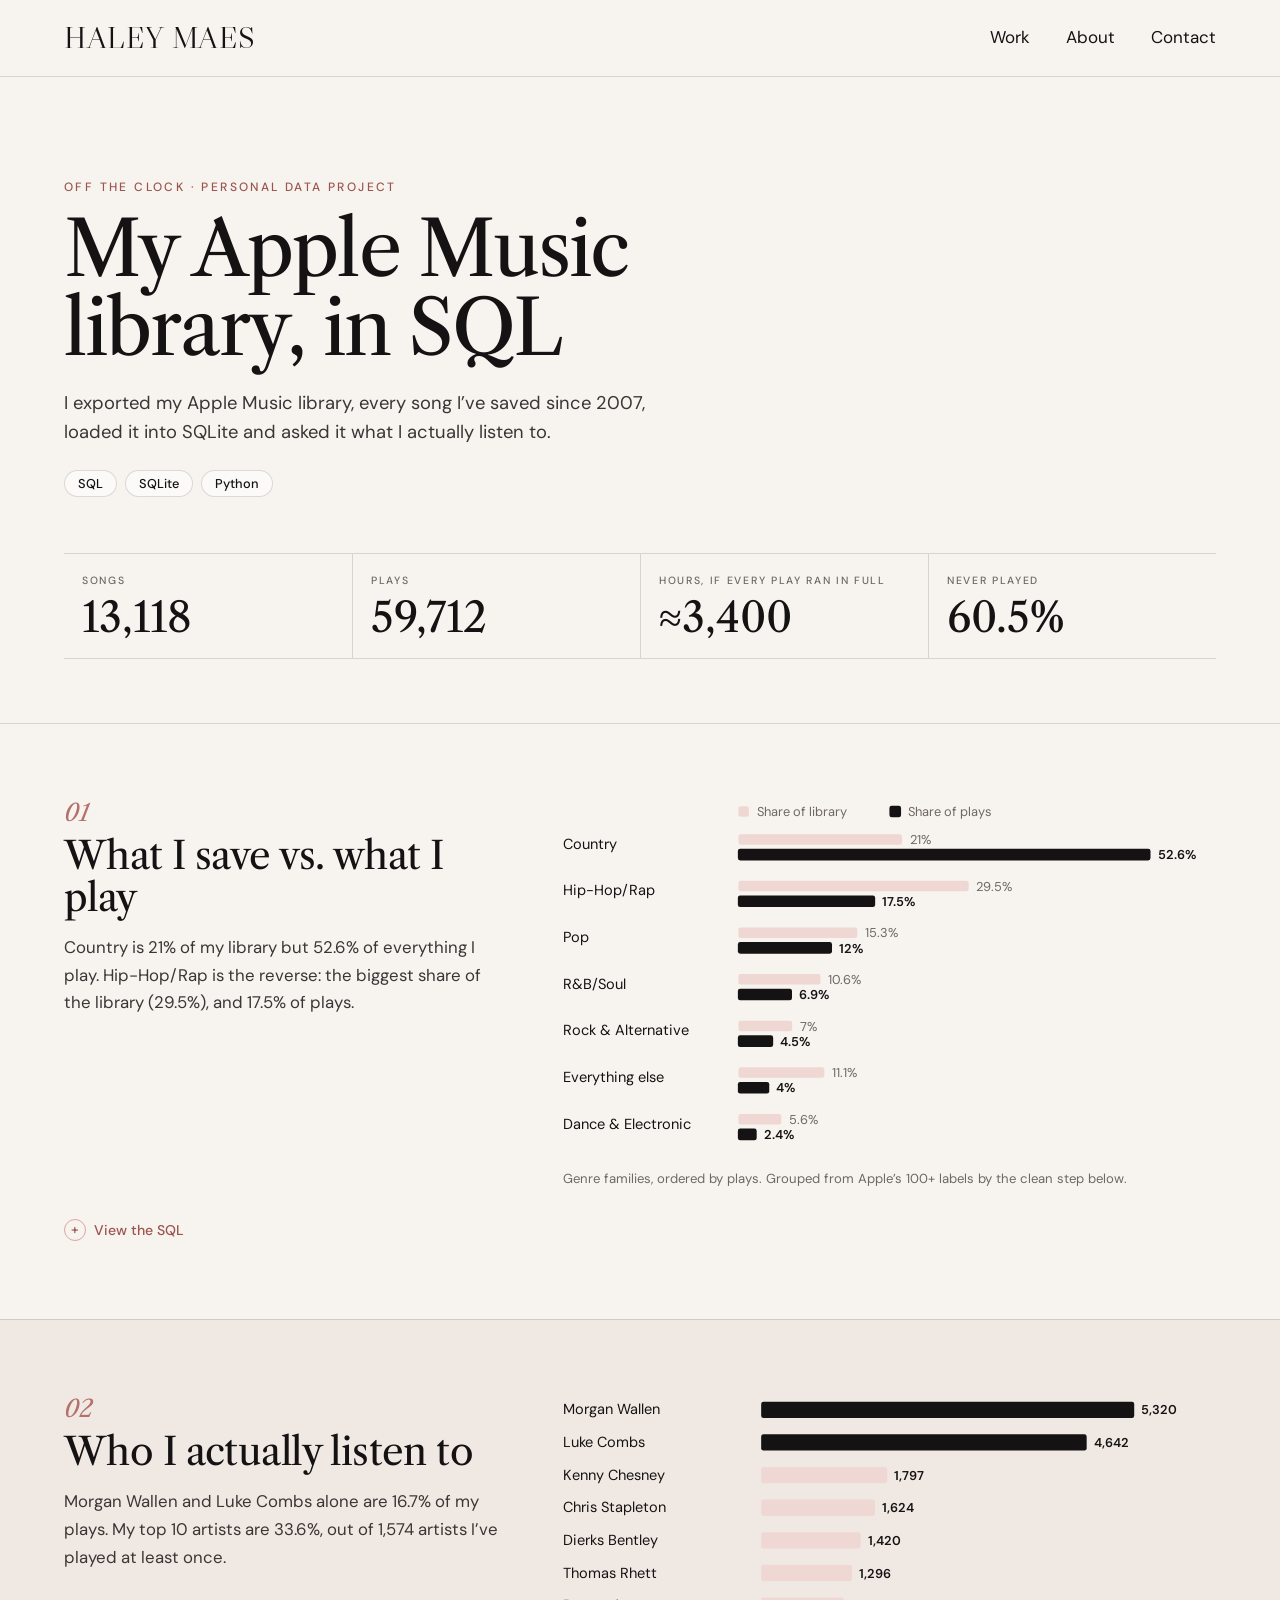
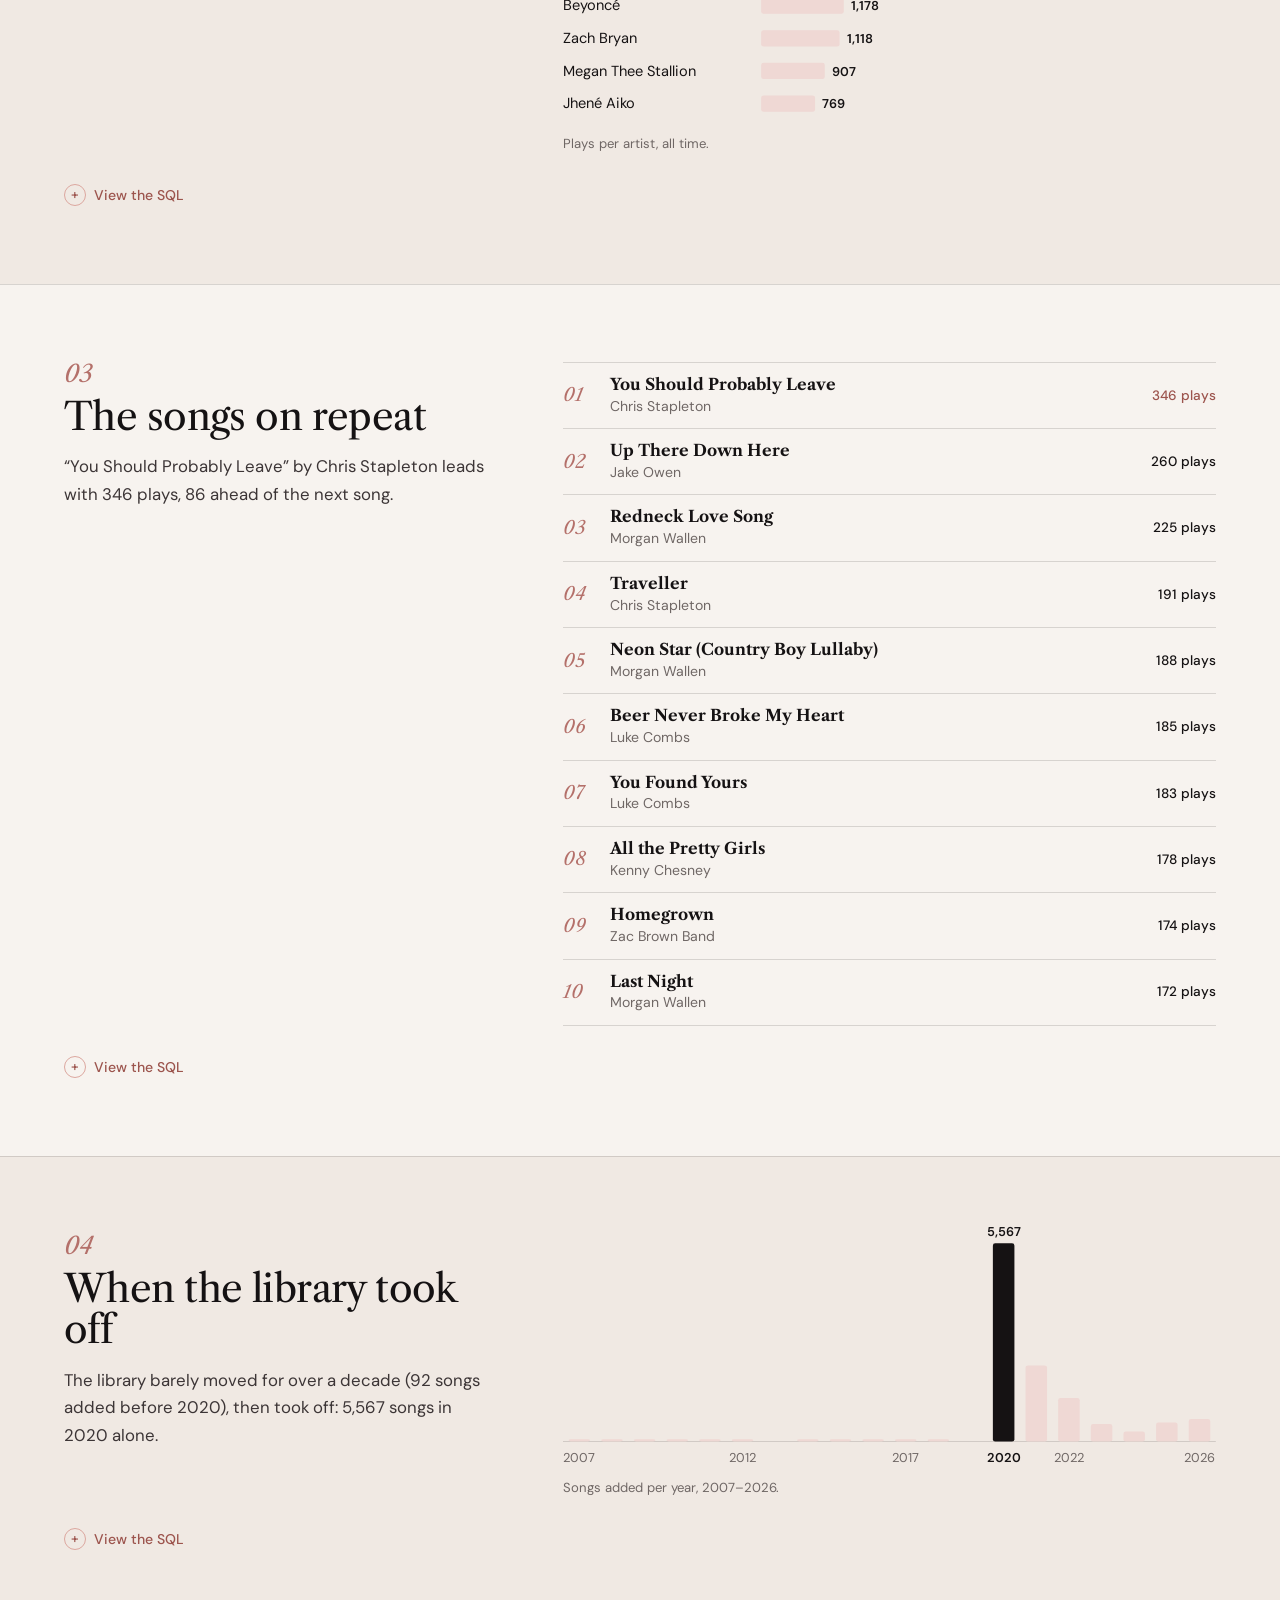
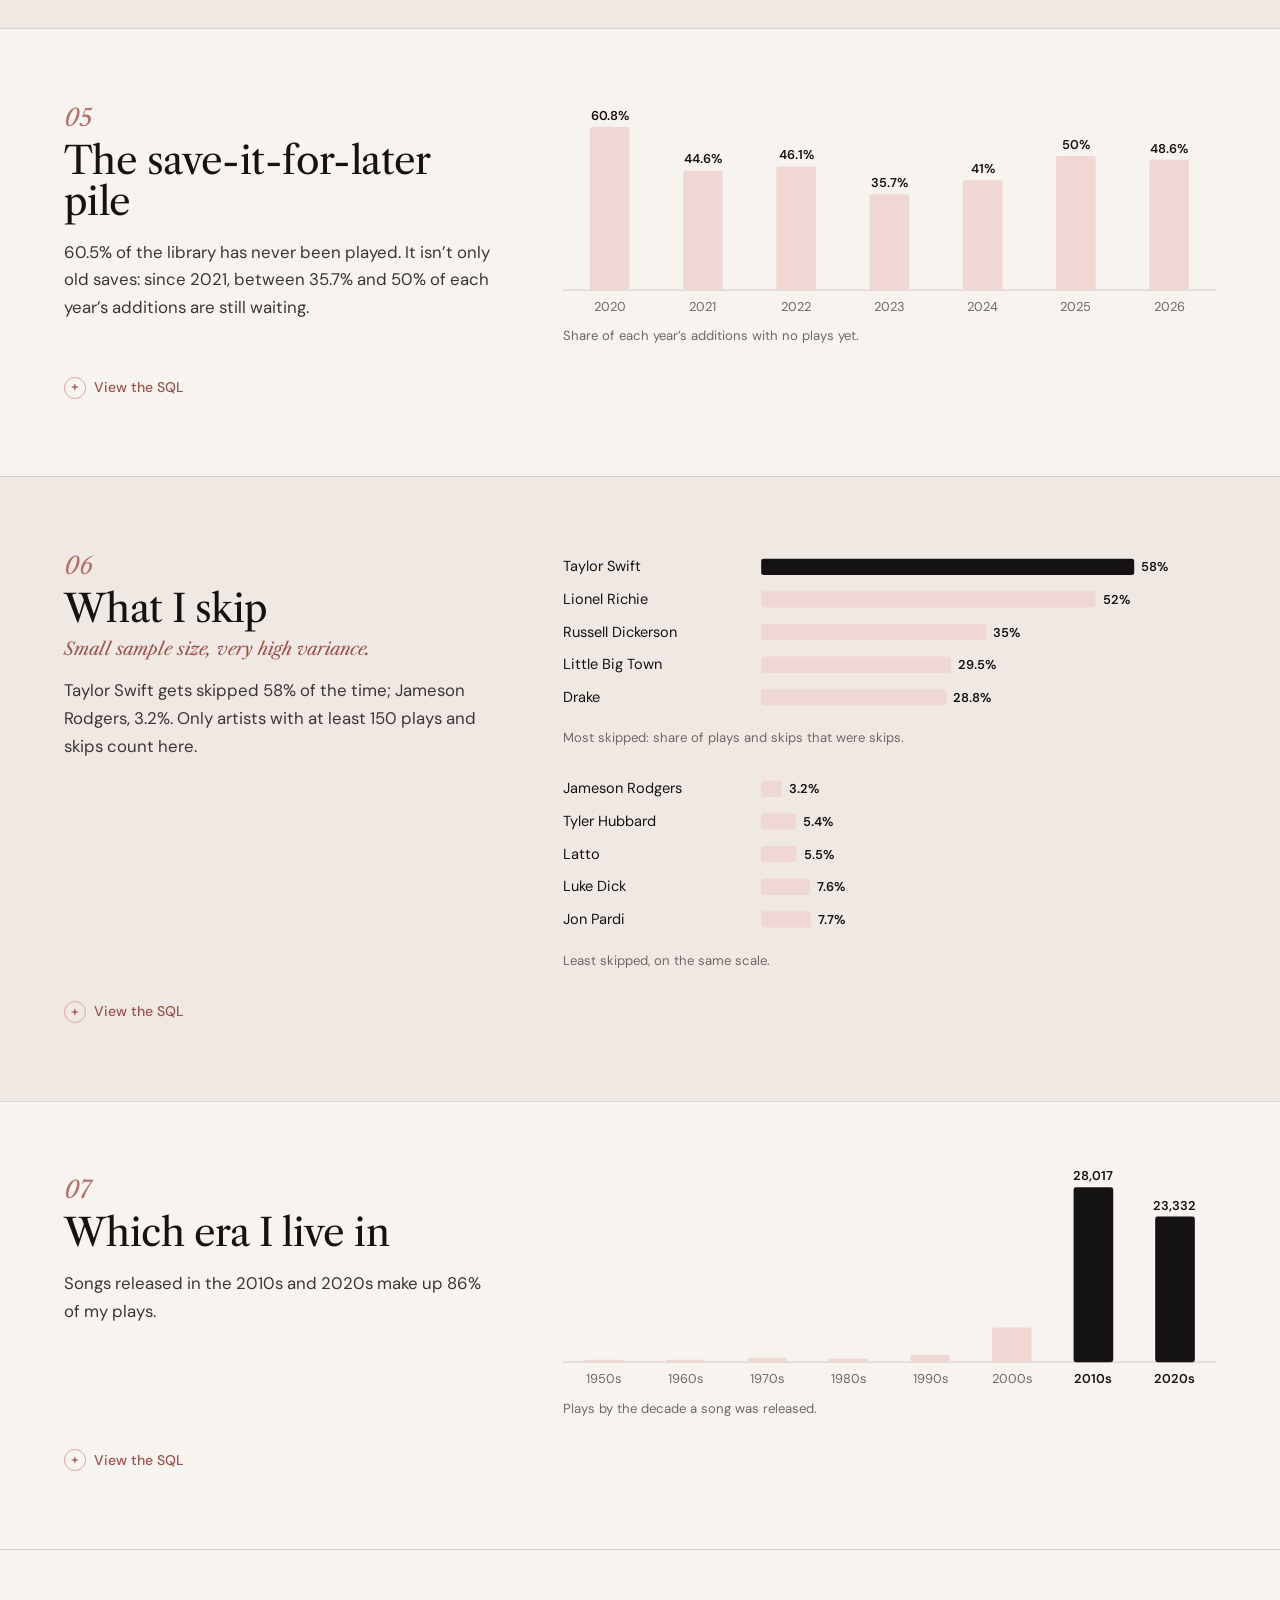
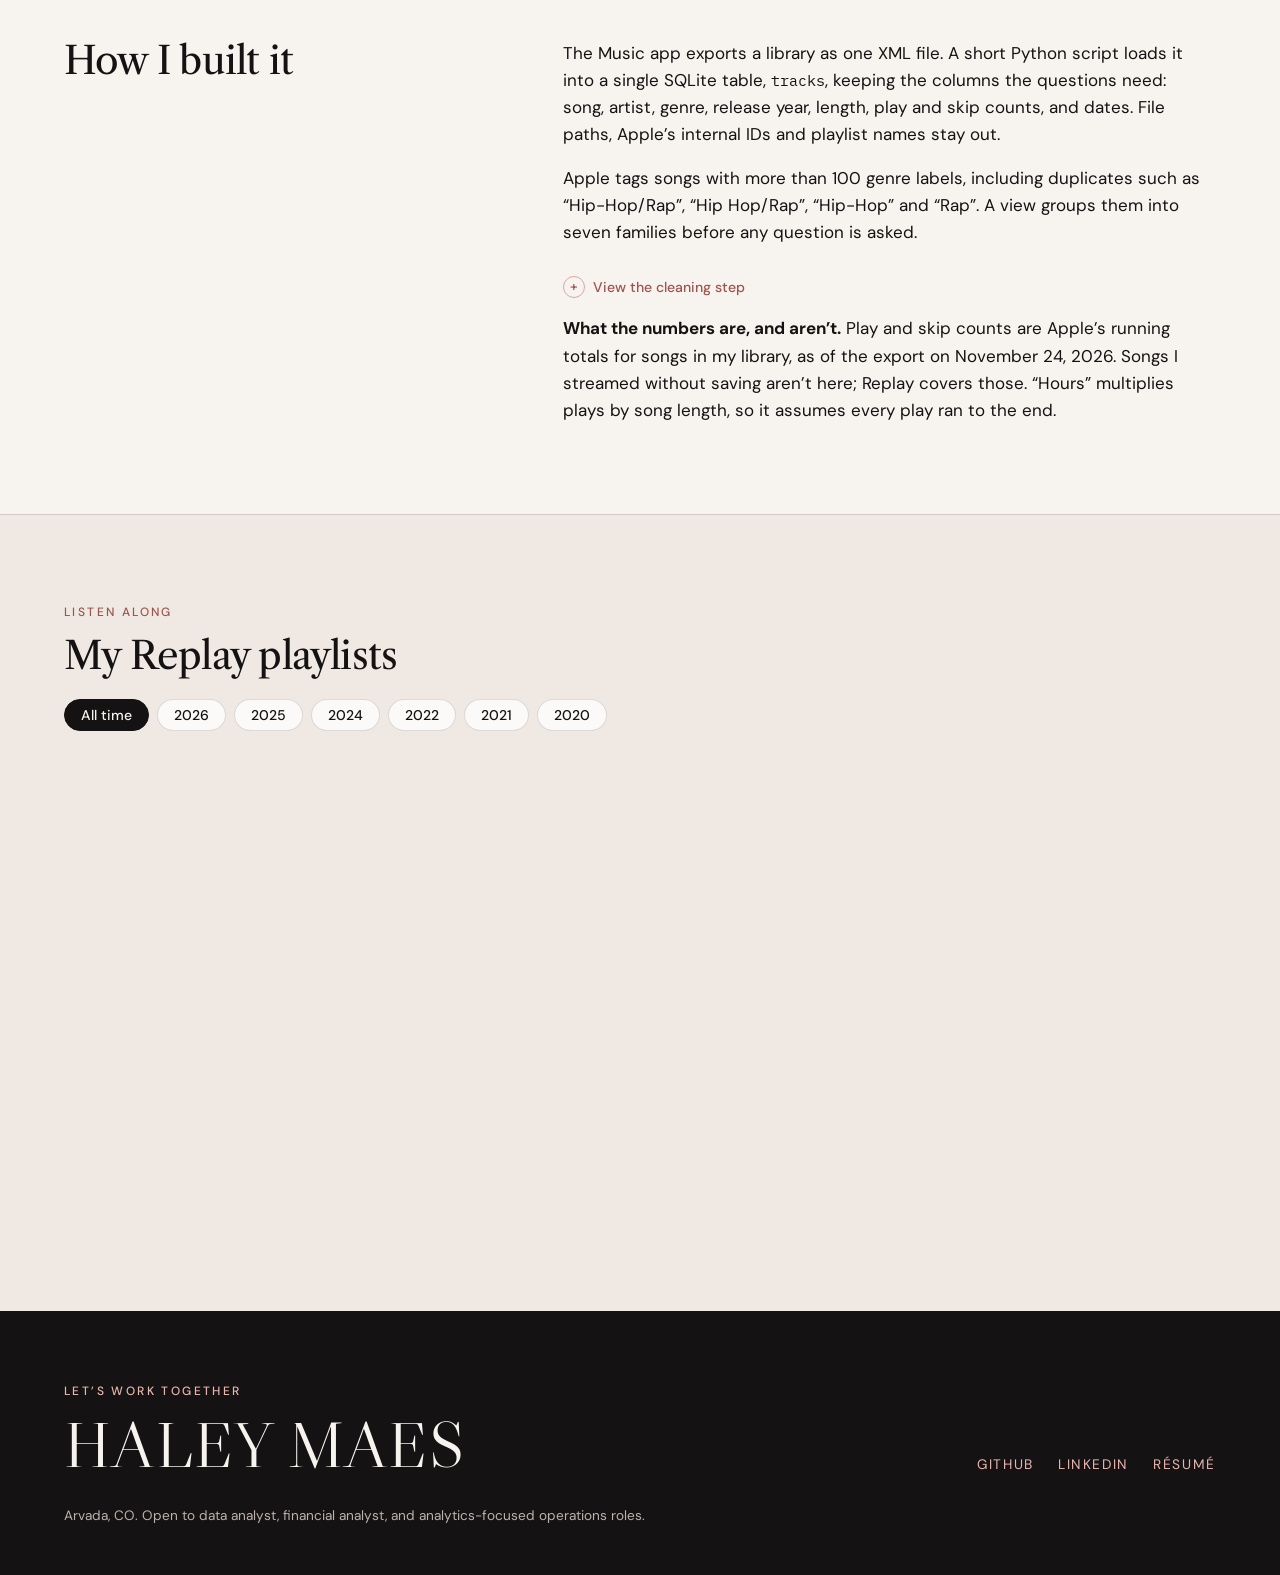
<file: experiments/editorial-orbit/music/index.html>
<!DOCTYPE html>
<!-- PREVIEW: the Apple Music SQL project. Numbers and SQL come from music-data.js (tools/build_music_data.py). -->
<html lang="en">
<head>
  <meta charset="utf-8" />
  <meta name="viewport" content="width=device-width, initial-scale=1" />
  <title>My Apple Music library, in SQL | Haley Maes</title>
  <meta name="robots" content="noindex" />
  <meta name="description" content="A personal SQL project: 13,118 songs from my Apple Music library, loaded into SQLite and queried for what I save, what I play and what I skip." />
  <meta name="theme-color" content="#F7F3EF" />
  <link rel="icon" href="../assets/favicon.svg" type="image/svg+xml" />
  <link rel="icon" href="../assets/favicon-32.png" sizes="32x32" type="image/png" />
  <link rel="apple-touch-icon" href="../assets/apple-touch-icon.png" />
  <link rel="preconnect" href="https://fonts.googleapis.com" />
  <link rel="preconnect" href="https://fonts.gstatic.com" crossorigin />
  <link rel="stylesheet" href="https://fonts.googleapis.com/css2?family=DM+Sans:opsz,wght@9..40,400;9..40,500;9..40,600&family=IBM+Plex+Mono:wght@400;500&family=Libre+Caslon+Display&family=Libre+Caslon+Text:ital,wght@0,400;0,700;1,400&display=swap" />
  <link rel="stylesheet" href="../orbit.css" />
  <link rel="stylesheet" href="music.css" />
</head>
<body class="orbit-page music-page">
  <a class="skip" href="#main">Skip to content</a>
  <header class="mp-nav">
    <div class="wrap mp-nav__inner">
      <a class="mp-nav__name" href="../">Haley Maes</a>
      <nav aria-label="Primary">
        <ul>
          <li><a href="../#work">Work</a></li>
          <li><a href="../#about">About</a></li>
          <li><a href="../#contact">Contact</a></li>
        </ul>
      </nav>
    </div>
  </header>

  <main id="main">
    <header class="mp-hero">
      <div class="wrap">
        <p class="eyebrow">Off the clock · Personal data project</p>
        <h1>My Apple Music library, in SQL</h1>
        <p class="mp-lede">I exported my Apple Music library, every song I’ve saved since 2007, loaded it into SQLite and asked it what I actually listen to.</p>
        <ul class="mp-tools" aria-label="Tools"><li>SQL</li><li>SQLite</li><li>Python</li></ul>
        <dl class="mp-stats" data-stats></dl>
      </div>
    </header>

    <section class="mp-q" data-q="genre_mix" aria-labelledby="q1">
      <div class="wrap mp-q__grid">
        <div class="mp-q__text">
          <p class="mp-q__num">01</p>
          <h2 id="q1">What I save vs. what I play</h2>
          <p class="mp-finding" data-finding></p>
        </div>
        <div class="mp-q__chart" data-chart></div>
      </div>
      <details class="wrap mp-sql"><summary>View the SQL</summary><pre><code data-sql></code></pre></details>
    </section>

    <section class="mp-q" data-q="top_artists" aria-labelledby="q2">
      <div class="wrap mp-q__grid">
        <div class="mp-q__text">
          <p class="mp-q__num">02</p>
          <h2 id="q2">Who I actually listen to</h2>
          <p class="mp-finding" data-finding></p>
        </div>
        <div class="mp-q__chart" data-chart></div>
      </div>
      <details class="wrap mp-sql"><summary>View the SQL</summary><pre><code data-sql></code></pre><pre><code data-sql="concentration"></code></pre></details>
    </section>

    <section class="mp-q" data-q="top_songs" aria-labelledby="q3">
      <div class="wrap mp-q__grid">
        <div class="mp-q__text">
          <p class="mp-q__num">03</p>
          <h2 id="q3">The songs on repeat</h2>
          <p class="mp-finding" data-finding></p>
        </div>
        <div class="mp-q__chart" data-chart></div>
      </div>
      <details class="wrap mp-sql"><summary>View the SQL</summary><pre><code data-sql></code></pre></details>
    </section>

    <section class="mp-q" data-q="growth" aria-labelledby="q4">
      <div class="wrap mp-q__grid">
        <div class="mp-q__text">
          <p class="mp-q__num">04</p>
          <h2 id="q4">When the library took off</h2>
          <p class="mp-finding" data-finding></p>
        </div>
        <div class="mp-q__chart" data-chart></div>
      </div>
      <details class="wrap mp-sql"><summary>View the SQL</summary><pre><code data-sql></code></pre></details>
    </section>

    <section class="mp-q" data-q="never_played" aria-labelledby="q5">
      <div class="wrap mp-q__grid">
        <div class="mp-q__text">
          <p class="mp-q__num">05</p>
          <h2 id="q5">The save-it-for-later pile</h2>
          <p class="mp-finding" data-finding></p>
        </div>
        <div class="mp-q__chart" data-chart></div>
      </div>
      <details class="wrap mp-sql"><summary>View the SQL</summary><pre><code data-sql></code></pre></details>
    </section>

    <section class="mp-q" data-q="skips" aria-labelledby="q6">
      <div class="wrap mp-q__grid">
        <div class="mp-q__text">
          <p class="mp-q__num">06</p>
          <h2 id="q6">What I skip</h2>
          <p class="mp-aside">Small sample size, very high variance.</p>
          <p class="mp-finding" data-finding></p>
        </div>
        <div class="mp-q__chart" data-chart></div>
      </div>
      <details class="wrap mp-sql"><summary>View the SQL</summary><pre><code data-sql></code></pre></details>
    </section>

    <section class="mp-q" data-q="decades" aria-labelledby="q7">
      <div class="wrap mp-q__grid">
        <div class="mp-q__text">
          <p class="mp-q__num">07</p>
          <h2 id="q7">Which era I live in</h2>
          <p class="mp-finding" data-finding></p>
        </div>
        <div class="mp-q__chart" data-chart></div>
      </div>
      <details class="wrap mp-sql"><summary>View the SQL</summary><pre><code data-sql></code></pre></details>
    </section>

    <section class="mp-method" aria-labelledby="method-title">
      <div class="wrap mp-method__grid">
        <h2 id="method-title">How I built it</h2>
        <div class="prose">
          <p>The Music app exports a library as one XML file. A short Python script loads it into a single SQLite table, <code>tracks</code>, keeping the columns the questions need: song, artist, genre, release year, length, play and skip counts, and dates. File paths, Apple’s internal IDs and playlist names stay out.</p>
          <p>Apple tags songs with more than 100 genre labels, including duplicates such as “Hip-Hop/Rap”, “Hip Hop/Rap”, “Hip-Hop” and “Rap”. A view groups them into seven families before any question is asked.</p>
          <details class="mp-sql mp-sql--inline"><summary>View the cleaning step</summary><pre><code data-sql="clean"></code></pre></details>
          <p><strong>What the numbers are, and aren’t.</strong> Play and skip counts are Apple’s running totals for songs in my library, as of the export on <span data-exported></span>. Songs I streamed without saving aren’t here; Replay covers those. “Hours” multiplies plays by song length, so it assumes every play ran to the end.</p>
        </div>
      </div>
    </section>

    <section class="mp-listen" aria-labelledby="listen-title">
      <div class="wrap">
        <p class="eyebrow">Listen along</p>
        <h2 id="listen-title">My Replay playlists</h2>
        <div class="mp-player" data-player>
          <div class="mp-player__tabs" role="group" aria-label="Choose a Replay playlist">
            <button type="button" aria-pressed="true" data-src="https://embed.music.apple.com/us/playlist/replay-all-time/pl.rp-D5C1ZDMN08">All time</button>
            <button type="button" aria-pressed="false" data-src="https://embed.music.apple.com/us/playlist/replay-2026/pl.rp-ZkddSGW6Yx4g">2026</button>
            <button type="button" aria-pressed="false" data-src="https://embed.music.apple.com/us/playlist/replay-2025/pl.rp-xOzOH4gjbnZB">2025</button>
            <button type="button" aria-pressed="false" data-src="https://embed.music.apple.com/us/playlist/replay-2024/pl.rp-nWy3sZRMGwXx">2024</button>
            <button type="button" aria-pressed="false" data-src="https://embed.music.apple.com/us/playlist/replay-2022/pl.rp-L22vHLAjda9D">2022</button>
            <button type="button" aria-pressed="false" data-src="https://embed.music.apple.com/us/playlist/replay-2021/pl.rp-wPPgUg9l4Dk7">2021</button>
            <button type="button" aria-pressed="false" data-src="https://embed.music.apple.com/us/playlist/replay-2020/pl.rp-QwwjfRNd06oX">2020</button>
          </div>
          <iframe title="Apple Music: All time" src="https://embed.music.apple.com/us/playlist/replay-all-time/pl.rp-D5C1ZDMN08" height="450" loading="lazy" allow="autoplay *; encrypted-media *;" sandbox="allow-forms allow-popups allow-same-origin allow-scripts allow-storage-access-by-user-activation allow-top-navigation-by-user-activation"></iframe>
        </div>
      </div>
    </section>
  </main>

  <footer class="footer" id="contact">
    <div class="wrap">
      <p class="eyebrow">Let’s work together</p>
      <div class="footer__grid">
        <p class="footer__name"><a href="../">Haley Maes</a></p>
        <ul class="footer__links">
          <li><a href="https://github.com/haleymykellemaes-beep" target="_blank" rel="noopener noreferrer">GitHub</a></li>
          <li><a href="https://www.linkedin.com/in/haleymmaes" target="_blank" rel="noopener noreferrer">LinkedIn</a></li>
          <li><a href="../assets/Haley-Maes-Resume.pdf" target="_blank" rel="noopener">Résumé<span class="orbit-sr"> (PDF)</span></a></li>
        </ul>
      </div>
      <p class="fine">Arvada, CO. Open to data analyst, financial analyst, and analytics-focused operations roles.</p>
    </div>
  </footer>

  <script src="music-data.js"></script>
  <script src="music.js"></script>
</body>
</html>
</file>
<file: experiments/editorial-orbit/orbit.css>
/*
 * Editorial orbit homepage (preview).
 *
 * Desktop composition is laid out on an artboard in the reference's proportions
 * (1672 x 941 units). orbit.js sets three variables on the hero:
 *   --s   artboard scale (px per unit)    --ox / --oy   artboard offset (px)
 * and places the nodes, curves and card from the same units. Below 1100px, or on
 * upright screens, the page stacks: name, headline, portrait, studies, card.
 *
 *   1. Tokens and base        4. Project card
 *   2. Hero (desktop)         5. Stacked layout
 *   3. Nodes and curves       6. Work, about, footer
 */

/* ----- 1. Tokens and base ----- */

:root {
  --paper: #F7F3EF;
  --paper-2: #F0E9E3;
  --ink: #151213;
  --ink-2: #3C3536;
  --ink-3: #6F6765;
  --rule: rgba(21, 18, 19, 0.14);
  --blush: #F2DAD6;          /* the disc behind the portrait */
  --blush-line: #DCA79F;     /* hairlines, swash, sparkles */
  --rose: #B4706A;           /* large italic numbers (3:1 on paper) */
  --rose-ink: #9C544D;       /* small accent text (4.5:1 on paper) */
  --card: #1C1919;
  --card-ink: #F6EFEA;
  --card-muted: #BDB2AE;
  --card-rule: rgba(246, 239, 234, 0.16);
  --card-rose: #E8B6AF;
  --shadow: 0 34px 60px -30px rgba(21, 18, 19, 0.55), 0 10px 24px -14px rgba(21, 18, 19, 0.3);
  --serif: "Libre Caslon Text", Georgia, "Times New Roman", serif;
  --display: "Libre Caslon Display", "Libre Caslon Text", Georgia, serif;
  --sans: "DM Sans", "Helvetica Neue", Arial, sans-serif;
  --ease: cubic-bezier(.2, .8, .2, 1);
}

* { box-sizing: border-box; }
html { scroll-behavior: smooth; }
body.orbit-page {
  margin: 0;
  overflow-x: clip;
  background: var(--paper);
  color: var(--ink);
  font: 400 17px/1.6 var(--sans);
  -webkit-font-smoothing: antialiased;
}
img, svg { max-width: 100%; }
button { font: inherit; }
p { margin: 0; }
a { color: inherit; }
:focus-visible { outline: 2px solid var(--ink); outline-offset: 3px; }

.skip {
  position: absolute;
  left: 16px;
  top: -60px;
  z-index: 50;
  padding: 8px 14px;
  background: var(--ink);
  color: var(--paper);
  text-decoration: none;
}
.skip:focus { top: 12px; }
.orbit-sr {
  position: absolute;
  width: 1px;
  height: 1px;
  overflow: hidden;
  clip-path: inset(50%);
}

/* ----- 2. Hero (desktop artboard) ----- */

.hero {
  --s: 0.86;
  --ox: 0px;
  --oy: 90px;
  --u: calc(var(--s) * 1px);   /* one artboard unit */
  position: relative;
  height: clamp(620px, 100svh, 1150px);
  overflow: hidden;
  background:
    radial-gradient(ellipse 60% 50% at 50% 0%, #FBF8F5, transparent 70%),
    var(--paper);
  isolation: isolate;
}

.masthead {
  position: absolute;
  inset: 0 0 auto;
  z-index: 8;
  display: grid;
  grid-template-columns: minmax(0, 1fr) auto minmax(0, 1fr);
  align-items: center;
  height: calc(150 * var(--u));
  padding: 0 calc(var(--ox) + 70 * var(--u));
}
.masthead__links {
  display: flex;
  gap: calc(56 * var(--u));
  margin: 0;
  padding: 0;
  list-style: none;
}
.masthead__links--end { grid-column: 3; justify-self: end; }
.masthead__links a, .masthead__name a {
  color: var(--ink);
  text-decoration: none;
}
.masthead__links a {
  position: relative;
  font: 400 max(15px, calc(24 * var(--u)))/1 var(--sans);
  letter-spacing: 0.01em;
}
.masthead__links a::after {
  content: "";
  position: absolute;
  left: 0;
  right: 0;
  bottom: -6px;
  height: 1px;
  background: var(--blush-line);
  transform: scaleX(0);
  transform-origin: 0 50%;
  transition: transform 0.3s var(--ease);
}
.masthead__links a:hover::after, .masthead__links a:focus-visible::after { transform: scaleX(1); }
.masthead__rule {
  position: absolute;
  top: 50%;
  width: calc(170 * var(--u));
  height: 1px;
  background: var(--blush-line);
}
.masthead__rule:first-of-type { right: calc(50% + 300 * var(--u)); }
.masthead__rule:last-of-type { left: calc(50% + 300 * var(--u)); }
.masthead__name {
  grid-column: 2;
  margin: 0;
  font: 400 max(40px, calc(80 * var(--u)))/1 var(--display);
  letter-spacing: 0.015em;
  text-transform: uppercase;
  white-space: nowrap;
}

.headline {
  position: absolute;
  z-index: 6;
  left: calc(var(--ox) + 72 * var(--u));
  top: calc(var(--oy) + 176 * var(--u));
  font: italic 400 max(34px, calc(56 * var(--u)))/1.04 var(--serif);
  letter-spacing: -0.02em;
  pointer-events: none;   /* its box overlaps node 01's dot; it is not interactive */
}
.headline > span { display: block; }
.headline__swash {
  display: block;
  width: calc(236 * var(--u));
  height: auto;
  margin-top: calc(14 * var(--u));
  overflow: visible;
}
.headline__swash path { fill: none; stroke: #CF928A; stroke-width: 2.6; stroke-linecap: round; }
.headline__swash path + path { stroke-width: 1.6; opacity: 0.8; }

/* The portrait's box on the artboard: the photo is 501.6 x 856 units, hair at y 125. */
.stage {
  position: absolute;
  left: var(--stage-x, calc(var(--ox) + 547 * var(--u)));
  top: var(--stage-y, calc(var(--oy) + 85 * var(--u)));
  width: var(--stage-w, calc(501.6 * var(--u)));
  height: var(--stage-h, calc(856 * var(--u)));
}
.stage__disc {
  position: absolute;
  z-index: 1;
  left: 52.5%;
  top: 55%;
  width: 104%;
  aspect-ratio: 1;
  border-radius: 50%;
  transform: translate(-50%, -50%);
  background: radial-gradient(circle, var(--blush) 0%, color-mix(in srgb, var(--blush) 82%, var(--paper)) 62%, color-mix(in srgb, var(--blush) 0%, transparent) 71%);
  pointer-events: none;
}
.stage__portrait {
  position: absolute;
  z-index: 3;
  inset: 0;
  display: block;
  width: 100%;
  height: 100%;
  object-fit: cover;
  object-position: 50% 0;
  pointer-events: none;
}
.stage__role {
  position: absolute;
  z-index: 4;
  left: 52.5%;
  top: 81.6%;
  display: flex;
  align-items: center;
  gap: 0.9em;
  transform: translate(-50%, -50%);
  font: 500 max(15px, calc(36 * var(--u)))/1 var(--sans);
  letter-spacing: 0.24em;
  text-transform: uppercase;
  white-space: nowrap;
  color: var(--card-rose);
  pointer-events: none;
}
.stage__role span { width: calc(96 * var(--u)); height: 1px; background: var(--blush-line); }
.stage__role span:last-child { margin-left: -0.24em; }

/* ----- 3. Nodes and curves ----- */

.orbit-lines {
  position: absolute;
  inset: 0;
  z-index: 2;
  width: 100%;
  height: 100%;
  overflow: visible;
  pointer-events: none;
}
.curve { fill: none; stroke: var(--ink); stroke-width: 1.1; stroke-linecap: round; stroke-opacity: 0.55; transition: stroke 0.3s ease, stroke-opacity 0.3s ease, stroke-width 0.3s ease; }
.curve--soft { stroke-opacity: 0.32; stroke-width: 1; }
.curve--dotted { stroke-width: 1.5; stroke-dasharray: 0 6; stroke-opacity: 0.45; }
.curve--blush { stroke: var(--blush-line); stroke-opacity: 0.9; }
.curve-flow { fill: none; stroke: var(--rose); stroke-width: 2; stroke-linecap: round; opacity: 0; }
.sparkle { fill: var(--blush-line); }
.orbit-lines.is-engaged .curve:not(.is-on) { stroke-opacity: 0.16; }
.orbit-lines .curve.is-on { stroke: var(--rose); stroke-opacity: 0.95; stroke-width: 1.6; }
.orbit-lines .curve--dotted.is-on { stroke-width: 2; }

.orbit {
  position: absolute;
  inset: 0;
  z-index: 5;
  pointer-events: none;
}
.orbit__head { display: none; }
.orbit__nodes { margin: 0; padding: 0; list-style: none; }

.node {
  position: absolute;
  left: 0;
  top: 0;
  display: grid;
  justify-items: start;
  margin: 0;
  padding: 2px 4px;
  border: 0;
  background: none;
  color: var(--ink);
  text-align: left;
  cursor: pointer;
  pointer-events: auto;
  transition: opacity 0.3s ease;
  -webkit-tap-highlight-color: transparent;
}
.node__num { font: italic 400 max(19px, calc(28 * var(--u)))/1.15 var(--serif); color: var(--rose); }
.node__title { font: 700 max(14px, calc(21 * var(--u)))/1.16 var(--serif); letter-spacing: -0.005em; transition: color 0.3s ease; }
.node__title span { display: block; white-space: nowrap; }
.node__dot {
  position: absolute;
  left: var(--dot-x, 0px);
  top: var(--dot-y, 0px);
  width: 30px;
  height: 30px;
  margin: -15px 0 0 -15px;
  border-radius: 50%;
}
.node__dot::before, .node__dot::after, .node__halo { content: ""; position: absolute; left: 50%; top: 50%; border-radius: 50%; }
.node__dot::before { width: 17px; height: 17px; margin: -8.5px; border: 1px solid rgba(21, 18, 19, 0.38); background: var(--paper); transition: border-color 0.3s ease; }
.node__dot::after { width: 9px; height: 9px; margin: -4.5px; background: var(--ink); transition: transform 0.3s var(--ease); }
.node__halo {
  width: 34px;
  height: 34px;
  margin: -17px;
  border: 1.5px solid var(--blush-line);
  background: color-mix(in srgb, var(--blush) 45%, transparent);
  opacity: 0;
  transform: scale(0.5);
  transition: opacity 0.35s ease, transform 0.45s var(--ease);
}
.orbit.is-engaged .node:not(.is-active) { opacity: 0.5; }
.node.is-active .node__title { color: var(--rose-ink); }
.node.is-active .node__dot::after { transform: scale(1.3); }
.node.is-active .node__dot::before { border-color: var(--rose); }
.node.is-active .node__halo { opacity: 1; transform: scale(1); }
.node:focus-visible { outline: none; }
.node:focus-visible .node__title { text-decoration: underline; text-decoration-thickness: 1px; text-underline-offset: 4px; }
.node:focus-visible .node__dot::before { outline: 2px solid var(--ink); outline-offset: 3px; }

/* ----- 4. Project card ----- */

.card {
  position: absolute;
  left: 0;
  top: 0;
  width: max(284px, calc(345 * var(--u)));
  padding: max(20px, calc(26 * var(--u))) max(20px, calc(27 * var(--u))) max(20px, calc(25 * var(--u)));
  border-radius: max(14px, calc(20 * var(--u)));
  background: linear-gradient(170deg, #232020, var(--card) 55%);
  color: var(--card-ink);
  box-shadow: var(--shadow);
  pointer-events: auto;
  transition: transform 0.35s var(--ease), box-shadow 0.35s ease;
}
.card:hover { transform: translateY(-3px); box-shadow: 0 40px 70px -32px rgba(21, 18, 19, 0.6), 0 12px 26px -14px rgba(21, 18, 19, 0.32); }
.card { display: flex; flex-direction: column; }
.card__body { display: flex; flex: 1; flex-direction: column; }
.card__body > * { flex: none; }
.card__top { display: flex; justify-content: space-between; align-items: baseline; gap: 12px; }
.card__label { font: 500 11px/1.3 var(--sans); letter-spacing: 0.2em; text-transform: uppercase; color: var(--card-muted); }
.card__num { font: italic 400 19px/1 var(--serif); color: var(--card-rose); }
.card__title { margin: 12px 0 0; font: 400 max(21px, calc(27 * var(--u)))/1.12 var(--serif); letter-spacing: -0.015em; min-height: 2.24em; text-wrap: balance; }
.card__desc { margin-top: 9px; font: 400 13px/1.5 var(--sans); color: #D6CCC8; min-height: 4.5em; }
.card__viz { margin-top: 12px; }
.card__viz svg { display: block; width: 100%; height: auto; overflow: visible; }
.card__caption { margin-top: 6px; font: 400 11px/1.4 var(--sans); color: var(--card-muted); }
.card__tools { display: flex; flex-wrap: wrap; gap: 7px; margin: auto 0 0; padding-top: 12px; padding: 0; list-style: none; }
.card__tools li { padding: 4px 11px; border: 1px solid rgba(246, 239, 234, 0.34); border-radius: 999px; font: 400 12px/1.3 var(--sans); }
.card__link {
  align-self: flex-start;
  margin-top: 14px;
  padding-bottom: 4px;
  border-bottom: 1px solid var(--card-rose);
  color: var(--card-rose);
  font: 500 15px/1.2 var(--sans);
  text-decoration: none;
}
.card__link span { display: inline-block; margin-left: 6px; transition: transform 0.3s var(--ease); }
.card:hover .card__link span, .card__link:focus-visible span { transform: translateX(4px); }
/* The whole card opens the case study. */
.card__link::after { content: ""; position: absolute; inset: 0; border-radius: inherit; }
.card__link:focus-visible { outline: none; }
.card:has(.card__link:focus-visible) { outline: 2px solid var(--ink); outline-offset: 4px; }

/* Charts (card: dark; work section: light) */
.viz text { font: 400 10px var(--sans); fill: var(--viz-muted); }
.viz .viz-value { font-weight: 600; fill: var(--viz-ink); }
.viz .viz-grid { stroke: var(--viz-grid); stroke-width: 1; }
.viz .viz-bar { fill: var(--viz-bar); }
.viz .viz-bar--hi { fill: var(--viz-hi); }
.viz .viz-line { fill: none; stroke: var(--viz-line); stroke-width: 1.8; stroke-linejoin: round; stroke-linecap: round; }
.viz .viz-end { fill: var(--viz-dot); stroke: var(--viz-line); stroke-width: 2; }
/* Charts use the page's three colours only: ink, ivory and blush. */
.card .viz { --viz-ink: var(--card-ink); --viz-muted: var(--card-muted); --viz-grid: rgba(246, 239, 234, 0.12); --viz-bar: rgba(232, 182, 175, 0.3); --viz-hi: var(--card-rose); --viz-area: var(--card-rose); --viz-line: var(--card-rose); --viz-dot: var(--card-ink); }

/* ----- 5. Stacked layout: phones, upright tablets, narrow windows ----- */

@media (max-width: 1239px), (max-aspect-ratio: 13/10) {
  .hero {
    --s: 0.6;
    --u: 0.6px;
    height: auto;
    padding-bottom: 56px;
    display: flex;
    flex-direction: column;
  }
  .masthead {
    position: relative;
    grid-template-columns: 1fr 1fr;
    grid-template-areas: "name name" "left right";
    row-gap: 14px;
    column-gap: 28px;
    height: auto;
    padding: 26px 22px 0;
  }
  .masthead__name { grid-area: name; justify-self: center; font-size: clamp(2.3rem, 10vw, 3.6rem); }
  .masthead__links { grid-area: left; justify-self: end; gap: 28px; }
  .masthead__links--end { grid-area: right; justify-self: start; grid-column: auto; }
  .masthead__links a { font-size: 15px; }
  .masthead__rule { display: none; }

  .headline {
    position: relative;
    left: auto;
    top: auto;
    margin: 30px 22px 0;
    font-size: clamp(2.2rem, 9.4vw, 3.4rem);
  }
  .headline__swash { width: clamp(150px, 45vw, 236px); margin-top: 10px; }

  .orbit-lines { display: none; }

  .stage {
    position: relative;
    left: auto;
    top: auto;
    width: min(86vw, 520px);
    max-width: none;
    height: auto;
    aspect-ratio: 1114 / 1157;
    margin: 6px auto 0;
  }
  .stage__disc { width: 100%; top: 52%; }
  .stage__portrait { height: 100%; }
  .stage__role { top: 95.3%; font-size: clamp(14px, 4.4vw, 22px); }
  .stage__role span { width: clamp(28px, 9vw, 56px); }

  .orbit { position: relative; inset: auto; margin: 26px 22px 0; pointer-events: auto; }
  .orbit__head { display: block; margin: 0 0 6px; font: 500 11px/1.4 var(--sans); letter-spacing: 0.2em; text-transform: uppercase; color: var(--ink-3); }
  .orbit__nodes {
    display: grid;
    grid-template-columns: repeat(2, minmax(0, 1fr));
    grid-template-rows: repeat(3, auto);
    grid-auto-flow: column;
    column-gap: 18px;
  }
  .node {
    position: relative;
    left: auto !important;
    top: auto !important;
    grid-template-columns: 24px auto minmax(0, 1fr);
    align-items: center;
    column-gap: 8px;
    width: 100%;
    min-height: 64px;
    padding: 10px 0;
    border-top: 1px solid var(--rule);
  }
  .node__dot { position: relative; left: auto; top: auto; grid-column: 1; grid-row: 1; width: 24px; height: 24px; margin: 0; }
  .node__num { grid-column: 2; grid-row: 1; font-size: 1.15rem; }
  .node__title { grid-column: 3; grid-row: 1; font-size: 0.92rem; }
  .node__title span { display: inline; white-space: normal; }
  .orbit.is-engaged .node:not(.is-active) { opacity: 1; }

  .card {
    position: relative;
    left: auto !important;
    top: auto !important;
    width: auto !important;
    max-width: 560px;
    margin: 22px auto 0;
  }
  .card__title { font-size: 1.55rem; }
  .card__viz { max-width: 440px; }
}

/* Phones: the number sits above the title so titles keep the cell's width. */
@media (max-width: 639px) {
  .node { grid-template-columns: 24px minmax(0, 1fr); grid-template-rows: auto auto; row-gap: 1px; align-items: start; min-height: 66px; }
  .node__dot { grid-row: 1 / span 2; align-self: center; }
  .node__num { grid-column: 2; grid-row: 1; font-size: 1rem; line-height: 1.1; }
  .node__title { grid-column: 2; grid-row: 2; font-size: 0.9rem; }
}

@media (min-width: 640px) and (max-width: 1239px), (min-width: 640px) and (max-aspect-ratio: 13/10) {
  .orbit__nodes { grid-template-columns: repeat(3, minmax(0, 1fr)); grid-template-rows: repeat(2, auto); max-width: 900px; margin: 0 auto; }
  .orbit__head { text-align: center; }
}

/* ----- 6. Work, about, footer ----- */

.wrap { width: min(1240px, calc(100% - 2 * clamp(22px, 5vw, 72px))); margin: 0 auto; }
.eyebrow { margin: 0 0 14px; font: 500 12px/1.4 var(--sans); letter-spacing: 0.2em; text-transform: uppercase; color: var(--rose-ink); }
h2 { margin: 0; font: 400 clamp(2.4rem, 4.6vw, 4rem)/1.04 var(--serif); letter-spacing: -0.02em; }

.work { padding: clamp(80px, 10vw, 140px) 0 clamp(72px, 9vw, 120px); background: linear-gradient(180deg, var(--paper), var(--paper-2)); }
.section-head { max-width: 40rem; margin-bottom: clamp(36px, 5vw, 60px); }
.section-note { margin-top: 14px; font-size: 0.92rem; color: var(--ink-3); }
/* Toolbox: the same tools and icons as the live homepage's strip. */
.toolbox { display: grid; grid-template-columns: auto minmax(0, 1fr); align-items: center; gap: clamp(16px, 3vw, 40px); margin: 0 0 clamp(36px, 5vw, 60px); border-block: 1px solid var(--rule); }
.toolbox__label { font: italic 400 1.25rem/1 var(--serif); color: var(--rose-ink); }
.toolbox__list { display: grid; grid-template-columns: repeat(6, minmax(0, 1fr)); margin: 0; padding: 16px 0; list-style: none; }
.toolbox__list li {
  display: grid;
  justify-items: center;
  align-content: center;
  gap: 10px;
  min-height: 64px;
  padding: 4px 8px;
  font: 500 11px/1.35 var(--sans);
  letter-spacing: 0.16em;
  text-align: center;
  text-transform: uppercase;
  color: var(--ink);
}
.toolbox__list li + li { border-inline-start: 1px solid var(--rule); }
.toolbox__list svg { width: 24px; height: 24px; fill: none; stroke: currentColor; stroke-width: 1.45; stroke-linecap: round; stroke-linejoin: round; }
@media (max-width: 760px) {
  .toolbox { grid-template-columns: minmax(0, 1fr); gap: 0; padding-top: 16px; }
  .toolbox__list { grid-template-columns: repeat(3, minmax(0, 1fr)); row-gap: 14px; }
  .toolbox__list li:nth-child(4) { border-inline-start: 0; }
}

.work-grid { display: grid; grid-template-columns: repeat(3, minmax(0, 1fr)); gap: clamp(16px, 2vw, 26px); margin: 0; padding: 0; list-style: none; }
.work-card a {
  position: relative;
  display: flex;
  flex-direction: column;
  height: 100%;
  padding: 24px 24px 26px;
  border: 1px solid var(--rule);
  border-radius: 18px;
  background: #FCFAF8;
  color: var(--ink);
  text-decoration: none;
  transition: transform 0.35s var(--ease), box-shadow 0.35s ease, border-color 0.35s ease;
}
.work-card a:hover { transform: translateY(-4px); border-color: var(--blush-line); box-shadow: 0 28px 50px -34px rgba(21, 18, 19, 0.45); }
.work-card__top { display: flex; justify-content: space-between; align-items: baseline; gap: 12px; font: 500 10.5px/1.4 var(--sans); letter-spacing: 0.1em; text-transform: uppercase; color: var(--ink-3); white-space: nowrap; }
.work-card__top > span:first-child { min-width: 0; overflow: hidden; text-overflow: ellipsis; }
.work-card__num { font: italic 400 1.4rem/1 var(--serif); letter-spacing: 0; text-transform: none; color: var(--rose); }
.work-card h3 { margin: 14px 0 8px; font: 400 1.6rem/1.1 var(--serif); letter-spacing: -0.01em; }
.work-card p { font-size: 0.94rem; line-height: 1.55; color: var(--ink-2); }
.work-card .viz { --viz-ink: var(--ink); --viz-muted: var(--ink-3); --viz-grid: rgba(21, 18, 19, 0.1); --viz-bar: #EFD8D4; --viz-hi: var(--ink); --viz-area: #E4B6AF; --viz-line: var(--ink); --viz-dot: #FCFAF8; margin-top: 18px; }
.work-card .viz svg { display: block; width: 100%; height: auto; overflow: visible; }
.work-card__caption { margin-top: 6px; font-size: 0.78rem !important; color: var(--ink-3) !important; }
.work-card__go { margin-top: auto; padding-top: 18px; font: 500 0.9rem/1.2 var(--sans); color: var(--rose-ink); }
.work-card__go span { display: inline-block; margin-left: 6px; transition: transform 0.3s var(--ease); }
.work-card a:hover .work-card__go span { transform: translateX(4px); }

.about { padding: clamp(80px, 9vw, 120px) 0; background: var(--paper); border-top: 1px solid var(--rule); }
.about__grid { display: grid; grid-template-columns: 0.8fr 1.2fr; gap: clamp(28px, 5vw, 80px); }
.prose { max-width: 40rem; }
.prose p + p { margin-top: 16px; }
.lede { font-size: 1.15rem; }
.edu { margin: 28px 0 0; padding: 0; list-style: none; }
.edu li { display: flex; flex-direction: column; padding: 14px 0; border-top: 1px solid var(--rule); }
.edu span { color: var(--ink-3); }
.resume-link {
  display: inline-block;
  margin-top: 26px;
  padding-bottom: 4px;
  border-bottom: 1px solid var(--blush-line);
  color: var(--rose-ink);
  font: 500 0.98rem/1.2 var(--sans);
  text-decoration: none;
}
.resume-link span { display: inline-block; margin-left: 4px; transition: transform 0.3s var(--ease); }
.resume-link:hover span { transform: translate(2px, -2px); }

/* Off the clock: a few personal tiles, each with a small line icon (pink gear in blush). */
.clock { padding: clamp(80px, 9vw, 120px) 0; background: var(--paper-2); border-top: 1px solid var(--rule); }
/* The Apple Music project card: the hero card's look, laid out wide. */
.music-card {
  position: relative;
  display: grid;
  grid-template-columns: minmax(0, 1fr) minmax(0, 1fr);
  gap: clamp(24px, 4vw, 56px);
  align-items: center;
  margin-bottom: clamp(16px, 2vw, 24px);
  padding: clamp(24px, 3vw, 36px);
  border-radius: 20px;
  background: linear-gradient(170deg, #232020, var(--card) 55%);
  color: var(--card-ink);
  box-shadow: var(--shadow);
  transition: transform 0.35s var(--ease);
}
.music-card:hover { transform: translateY(-3px); }
.music-card__text { display: flex; flex-direction: column; }
.music-card__title { margin: 12px 0 0; font: 400 clamp(1.7rem, 2.6vw, 2.3rem)/1.08 var(--serif); letter-spacing: -0.015em; }
.music-card__desc { margin-top: 10px; font-size: 0.95rem; line-height: 1.55; color: #D6CCC8; }
.music-card__stats { display: grid; grid-template-columns: repeat(3, minmax(0, 1fr)); gap: 12px; margin: 18px 0 2px; padding: 14px 0; border-block: 1px solid var(--card-rule); }
.music-card__stats dt { font: 500 10px/1.3 var(--sans); letter-spacing: 0.16em; text-transform: uppercase; color: var(--card-muted); }
.music-card__stats dd { margin: 6px 0 0; font: 400 1.02rem/1.2 var(--serif); }
.music-card .card__tools { margin-top: 14px; padding-top: 0; }
.music-card__chart { margin: 0; }
.music-card__chart svg { display: block; width: 100%; height: auto; overflow: visible; }
.music-card .viz { --viz-ink: var(--card-ink); --viz-muted: var(--card-muted); --viz-grid: rgba(246, 239, 234, 0.12); --viz-bar: rgba(232, 182, 175, 0.3); --viz-hi: var(--card-rose); }
.music-card .viz text { font-size: 11px; }
.music-card .viz .viz-label { font-size: 12.5px; fill: var(--card-ink); }
.music-card .viz .viz-small { fill: var(--card-muted); }
.music-card .viz .viz-bar--base { fill: none; stroke: var(--card-rose); stroke-width: 1; }
.music-card:hover .card__link span { transform: translateX(4px); }
@media (max-width: 900px) {
  .music-card { grid-template-columns: minmax(0, 1fr); }
  .music-card__chart { order: -1; }
}
@media (max-width: 520px) {
  .music-card__stats { grid-template-columns: minmax(0, 1fr); }
  .music-card .viz text, .music-card .viz .viz-label { font-size: 14px; }
}

.clock__tiles { display: grid; grid-template-columns: repeat(3, minmax(0, 1fr)); gap: clamp(14px, 2vw, 24px); margin: 0; padding: 0; list-style: none; }
.tile { padding: 26px 26px 28px; border: 1px solid var(--rule); border-radius: 18px; background: #FCFAF8; transition: transform 0.35s var(--ease), border-color 0.35s ease; }
.tile:hover { transform: translateY(-3px); border-color: var(--blush-line); }
.tile__media { display: grid; place-items: center; height: 170px; margin: -6px -6px 20px; border-radius: 12px; background: radial-gradient(ellipse 60% 55% at 50% 55%, color-mix(in srgb, var(--blush) 70%, transparent), transparent 75%); }
.tile__media img { display: block; max-width: 86%; max-height: 150px; width: auto; height: auto; object-fit: contain; filter: drop-shadow(0 14px 16px rgba(21, 18, 19, 0.16)); transition: transform 0.45s var(--ease); }
.tile:hover .tile__media img { transform: translateY(-4px) rotate(-2deg); }
.tile svg { display: block; width: 40px; height: 40px; fill: none; stroke: var(--ink); stroke-width: 1.3; stroke-linecap: round; stroke-linejoin: round; }
.tile__media--icon { grid-template-rows: auto auto; align-content: center; gap: 8px; }
.tile__media--icon svg { width: 72px; height: 72px; stroke-width: 1; }
.tile__note { font: italic 400 0.98rem/1 var(--serif); color: var(--rose-ink); }
.tile svg .pink { fill: var(--blush); stroke: var(--ink); }
.tile svg .ink { fill: var(--ink); stroke: none; }
.tile__kicker { margin-bottom: 4px; font: 500 10.5px/1.4 var(--sans); letter-spacing: 0.16em; text-transform: uppercase; color: var(--rose-ink); }
.tile h3 { margin: 0 0 8px; font: italic 400 1.7rem/1.1 var(--serif); letter-spacing: -0.01em; }
.tile p:not(.tile__kicker) { font-size: 0.97rem; line-height: 1.55; color: var(--ink-2); }
.tile__aside { display: block; margin-top: 8px; font: italic 400 1.05rem/1.35 var(--serif); color: var(--rose-ink); }
@media (max-width: 760px) { .clock__tiles { grid-template-columns: minmax(0, 1fr); } }

.footer { padding: 72px 0 48px; background: var(--ink); color: var(--paper); }
.footer .eyebrow { color: var(--card-rose); }
.footer__grid { display: flex; justify-content: space-between; align-items: end; gap: 28px; flex-wrap: wrap; }
.footer__name { font: 400 clamp(2.4rem, 5vw, 4rem)/1 var(--display); text-transform: uppercase; letter-spacing: 0.02em; }
.footer__links { display: flex; gap: 24px; margin: 0; padding: 0; list-style: none; }
.footer__links a { font-size: 0.86rem; letter-spacing: 0.12em; text-transform: uppercase; text-decoration: none; color: var(--card-rose); }
.footer__links a:hover { color: var(--paper); }
.footer .fine { margin-top: 28px; font-size: 0.85rem; color: var(--card-muted); }
.footer :focus-visible { outline-color: var(--paper); }

@media (max-width: 1080px) { .work-grid { grid-template-columns: repeat(2, minmax(0, 1fr)); } }
@media (max-width: 680px) {
  .work-grid { grid-template-columns: minmax(0, 1fr); }
  .about__grid { grid-template-columns: 1fr; }
  .footer__links { flex-direction: column; gap: 10px; }
}

/* ----- Opening sequence: hidden until orbit.js plays it ----- */

.orbit-intro [data-intro], .orbit-intro .node__dot, .orbit-intro .node__num, .orbit-intro .node__title, .orbit-intro .orbit-lines { opacity: 0; }

/* Scrolling eases the hero away (desktop); orbit.js sets --p from 0 to 1. */
@media (min-width: 1240px) and (min-aspect-ratio: 13/10) {
  /* Moved per layer (not on .stage) so the curves stay between the disc and the photo. */
  .stage__portrait { transform: translate3d(0, calc(var(--p, 0) * -34px), 0); }
  .stage__disc { transform: translate(-50%, calc(-50% + var(--p, 0) * -20px)); }
  .stage__role { transform: translate(-50%, calc(-50% + var(--p, 0) * -34px)); }
  .headline { transform: translate3d(0, calc(var(--p, 0) * -60px), 0); opacity: calc(1 - var(--p, 0) * 1.3); }
  .orbit, .orbit-lines { transform: translate3d(0, calc(var(--p, 0) * -56px), 0); opacity: calc(1 - var(--p, 0) * 1.1); }
}

/* Work cards rise in as they arrive. */
.js .work-card.is-waiting { opacity: 0; transform: translateY(24px); }
.js .work-card { transition: opacity 0.8s ease, transform 0.8s var(--ease); }

@media (prefers-reduced-motion: reduce) {
  html { scroll-behavior: auto; }
  *, *::before, *::after { transition: none !important; animation: none !important; }
  .js .work-card.is-waiting { opacity: 1; transform: none; }
}
</file>
<file: css/site.css>
@import url('https://fonts.googleapis.com/css2?family=DM+Sans:wght@400;450;500;600;700&family=IBM+Plex+Mono:wght@400;500&family=Instrument+Serif:ital@0;1&family=Manrope:wght@400;500;600;700;800&display=swap');

:root {
  --ink: #1c1c1b;
  --ivory: #f4f1ea;
  --cream: #ede9dc;
  --champagne: #d4c2a2;
  --gold: #dec69b;
  --gold-ink: #6e5840;
  --taupe: #aaa395;
  --charcoal: #1c1c1b;
  --console: #121418;
  --cyan: #7ddee6;
  --blue: #7aa7ff;
  --magenta: #c9a0c4;
  --green: #8dcea8;
  --red: #e39b96;
  --serif: "Instrument Serif", Georgia, "Times New Roman", serif;
  --display: "Manrope", "Helvetica Neue", Arial, sans-serif;
  --mono: "IBM Plex Mono", monospace;
  --sans: "DM Sans", "Helvetica Neue", Arial, sans-serif;
  --max: 1140px;
  --nav: 76px;
}

* { box-sizing: border-box; }
html { scroll-behavior: smooth; }
body {
  margin: 0;
  background: var(--ivory);
  color: var(--ink);
  font-family: var(--sans);
  font-size: 17px;
  line-height: 1.6;
  text-rendering: optimizeLegibility;
}
img, svg, canvas { max-width: 100%; }
button, input { font: inherit; }
::selection { background: var(--champagne); color: var(--ink); }
:focus-visible { outline: 2px solid var(--champagne); outline-offset: 3px; }
[hidden] { display: none !important; }

@media (prefers-reduced-motion: no-preference) {
  @view-transition { navigation: auto; }
}

@media (prefers-reduced-motion: reduce) {
  html { scroll-behavior: auto; }
  *, *::before, *::after {
    animation: none !important;
    transition: none !important;
  }
}

.skip {
  position: absolute;
  left: 16px;
  top: -64px;
  background: var(--ivory);
  color: var(--ink);
  padding: 8px 12px;
  z-index: 80;
}
.skip:focus { top: 12px; }

.wrap { width: min(var(--max), calc(100% - 48px)); margin: 0 auto; }
.eyebrow {
  margin: 0 0 14px;
  font-size: 0.72rem;
  letter-spacing: 0.22em;
  text-transform: uppercase;
  color: var(--gold-ink);
}
.band-dark .eyebrow, .hero .eyebrow, .footer .eyebrow { color: var(--champagne); }

h1, h2, h3 { font-family: var(--serif); font-weight: 400; letter-spacing: -0.03em; line-height: 0.96; }
h1 em, h2 em, h3 em { font-style: italic; }
p { margin: 0; }

.nav {
  position: fixed;
  inset: 0 0 auto 0;
  z-index: 40;
  color: var(--cream);
  background: rgba(28, 28, 27, 0.82);
  border-bottom: 1px solid rgba(212, 194, 162, 0.28);
  backdrop-filter: blur(16px);
}
.nav-inner {
  width: min(var(--max), calc(100% - 48px));
  margin: 0 auto;
  min-height: var(--nav);
  display: flex;
  align-items: center;
  justify-content: space-between;
  gap: 24px;
}
.brand {
  color: var(--cream);
  text-decoration: none;
  font-family: var(--serif);
  font-size: 1.35rem;
  letter-spacing: -0.03em;
}
.nav-links { display: flex; gap: 28px; }
.nav-links a {
  color: var(--cream);
  text-decoration: none;
  font-size: 0.84rem;
  letter-spacing: 0.08em;
  text-transform: uppercase;
}
.nav-links a:hover { color: var(--gold); }
.menu-btn {
  display: none;
  background: transparent;
  color: var(--cream);
  border: 1px solid rgba(212, 194, 162, 0.45);
  border-radius: 999px;
  padding: 8px 14px;
  letter-spacing: 0.12em;
  text-transform: uppercase;
  font-size: 0.72rem;
}

.hero {
  position: relative;
  min-height: 100svh;
  display: flex;
  flex-direction: column;
  justify-content: flex-end;
  padding: calc(var(--nav) + 28px) 0 32px;
  background: var(--charcoal);
  color: var(--cream);
  overflow: hidden;
}
#ribbon { position: absolute; inset: 0; width: 100%; height: 100%; }
.hero-veil {
  position: absolute;
  inset: 0;
  background:
    linear-gradient(90deg, rgba(28, 28, 27, 0.88) 0%, rgba(28, 28, 27, 0.46) 46%, rgba(28, 28, 27, 0.18) 100%),
    linear-gradient(180deg, rgba(28, 28, 27, 0.2), rgba(28, 28, 27, 0.55));
}
.hero-copy, .hero-foot { position: relative; z-index: 1; }
.hero h1 { margin: 0; font-size: clamp(4.4rem, 12vw, 8.8rem); color: var(--ivory); }
.tagline { margin-top: 22px; max-width: 16ch; font-family: var(--serif); font-size: clamp(1.7rem, 3vw, 2.4rem); line-height: 1.15; color: var(--gold); }
.hero-actions { display: flex; align-items: center; gap: 22px; margin-top: 32px; }
.hero-foot {
  display: flex;
  justify-content: space-between;
  gap: 16px;
  flex-wrap: wrap;
  margin-top: 64px;
  font-size: 0.72rem;
  letter-spacing: 0.18em;
  text-transform: uppercase;
  color: var(--champagne);
}

.pill, .quiet-link { text-decoration: none; }
.pill {
  display: inline-flex;
  align-items: center;
  border-radius: 999px;
  padding: 13px 22px;
  background: var(--ivory);
  color: var(--ink);
}
.pill:hover { background: #fff; }
.pill-dark { background: var(--ink); color: var(--ivory); }
.pill-dark:hover { background: #2a2a28; }
.quiet-link { color: inherit; text-decoration: underline; text-decoration-color: rgba(212, 194, 162, 0.9); text-underline-offset: 4px; }
.hero .quiet-link { color: var(--cream); }

.intro, .capabilities, .gallery-section, .about { padding: 112px 0; }
.intro-grid, .about-grid, .feature, .case-top {
  display: grid;
  grid-template-columns: 0.9fr 1.1fr;
  gap: 56px;
  align-items: end;
}
.intro h2, .capabilities h2, .gallery-section h2, .about h2, .case h1 {
  margin: 0;
  font-size: clamp(2.6rem, 5vw, 4.5rem);
}
.prose { max-width: 40rem; }
.prose p + p { margin-top: 16px; }
.lede { font-size: 1.12rem; }

.band-dark { background: var(--charcoal); color: var(--cream); padding: 96px 0 72px; }
.section-head { max-width: 40rem; margin-bottom: 20px; }
.section-head h2 { font-size: clamp(2.7rem, 5vw, 4.6rem); margin: 0 0 16px; }
.section-note { color: var(--taupe); max-width: 42rem; }

.feature { align-items: center; padding: 64px 0; border-top: 1px solid rgba(212, 194, 162, 0.22); }
.feature.reverse .feature-copy { order: 2; }
.feature-index { margin: 0 0 12px; font-family: var(--serif); font-size: 1.2rem; color: var(--champagne); }
.feature h3, .tile h3, .case h1 { color: inherit; }
.feature h3 { margin: 0 0 16px; font-size: clamp(2.1rem, 3vw, 3.2rem); }
.feature p, .tile p, .case-lead { color: #d9d3c7; }
.feature .quiet-link { display: inline-block; margin-top: 22px; }

.console {
  background:
    radial-gradient(ellipse at 80% 0%, rgba(122, 167, 255, 0.12), transparent 42%),
    linear-gradient(180deg, #1a1e26 0%, var(--console) 48%);
  border: 1px solid rgba(125, 222, 230, 0.18);
  border-radius: 20px;
  padding: 22px;
  box-shadow: 0 28px 70px rgba(0, 0, 0, 0.28), inset 0 1px 0 rgba(255, 255, 255, 0.04);
  color: var(--cream);
}
.console-link { display: block; color: inherit; text-decoration: none; border-radius: 20px; }
.console-link:hover .console { border-color: rgba(212, 194, 162, 0.7); transform: translateY(-4px); }
.console { transition: border-color 0.35s ease, transform 0.35s ease; }
.console-top, .tile-top, .metric-row { display: flex; justify-content: space-between; gap: 12px; align-items: center; }
.console-top, .tile-top { margin-bottom: 18px; font-size: 0.72rem; letter-spacing: 0.14em; text-transform: uppercase; color: var(--champagne); }
.chip {
  border: 1px solid rgba(212, 194, 162, 0.4);
  border-radius: 999px;
  padding: 4px 9px;
  white-space: nowrap;
}
.chip-live { color: var(--green); border-color: rgba(141, 206, 168, 0.5); }
.metric-row { align-items: stretch; margin-bottom: 18px; }
.metric {
  flex: 1;
  min-width: 0;
  padding-right: 12px;
}
.metric span, .fine, .tile-kicker, .legend, .field span, .ev-readout dt, .compare-row span {
  display: block;
  color: var(--taupe);
  font-size: 0.72rem;
  letter-spacing: 0.08em;
  text-transform: uppercase;
}
.metric strong, .ev-readout dd {
  display: block;
  margin-top: 4px;
  font-family: var(--serif);
  font-weight: 400;
  font-size: 1.8rem;
  letter-spacing: -0.03em;
  font-variant-numeric: tabular-nums;
  color: var(--ivory);
}
.chart { display: block; width: 100%; height: auto; }
.fine { margin-top: 12px; text-transform: none; letter-spacing: 0; font-size: 0.82rem; line-height: 1.45; }

.dist { display: flex; align-items: flex-end; gap: 7px; height: 148px; margin-top: 8px; }
.dist i {
  flex: 1;
  height: var(--h);
  border-radius: 5px 5px 0 0;
  background: linear-gradient(180deg, var(--magenta), var(--blue));
  box-shadow: 0 0 16px rgba(122, 167, 255, 0.18);
  opacity: 0.9;
}
.dist i.on { background: var(--cyan); }

.aging { display: grid; gap: 12px; margin-top: 8px; }
.aging-row { display: grid; grid-template-columns: 76px 1fr auto; gap: 10px; align-items: center; font-size: 0.85rem; font-variant-numeric: tabular-nums; }
.aging-row b { font-weight: 500; }
.aging-row i, .tornado i, .compare-bar i {
  display: block;
  height: 8px;
  width: var(--w);
  border-radius: 99px;
  background: var(--cyan);
  box-shadow: 0 0 14px rgba(125, 222, 230, 0.28);
}
.aging-row:nth-child(2) i { background: var(--blue); }
.aging-row:nth-child(3) i { background: var(--magenta); }
.aging-row:nth-child(4) i { background: var(--red); box-shadow: none; }

.cap-grid, .gallery { display: grid; gap: 18px; }
.cap-grid { grid-template-columns: repeat(4, 1fr); margin-top: 48px; }
.cap {
  padding: 24px 8px 8px;
  border-top: 1px solid rgba(110, 88, 64, 0.35);
}
.cap p { margin: 0 0 10px; font-family: var(--serif); color: var(--gold-ink); }
.cap h3 { margin: 0 0 12px; font-size: 2rem; }
.cap p:last-child { color: var(--ink); font-family: var(--sans); }

.gallery { grid-template-columns: repeat(3, 1fr); margin-top: 42px; }
.tile {
  display: flex;
  flex-direction: column;
  min-height: 390px;
  padding: 22px;
  color: var(--cream);
  text-decoration: none;
  background: var(--console);
  border: 1px solid rgba(212, 194, 162, 0.28);
  border-radius: 18px;
  transition: transform 0.35s ease, border-color 0.35s ease;
}
.tile:hover { transform: translateY(-4px); border-color: rgba(212, 194, 162, 0.75); }
.tile h3 { margin: 8px 0; font-size: 2rem; }
.tile p { margin-bottom: 18px; }
.tile-viz { margin-top: auto; }
.legend { display: grid; gap: 6px; margin-top: 12px; text-transform: none; letter-spacing: 0; }
.donut { width: 132px; height: 132px; }
.scatter { width: 100%; height: 140px; }
.tornado { display: grid; gap: 10px; }
.tornado-row { display: grid; grid-template-columns: 92px 1fr; gap: 8px; align-items: center; font-size: 0.78rem; color: var(--taupe); }
.tornado-track { display: grid; grid-template-columns: 1fr 1fr; align-items: center; }
.tornado .down { justify-self: end; background: var(--red); box-shadow: none; }
.tornado .up { background: var(--green); box-shadow: none; }

.about { border-top: 1px solid rgba(110, 88, 64, 0.18); }
.edu { list-style: none; margin: 28px 0 0; padding: 0; }
.edu li { display: flex; flex-direction: column; padding: 14px 0; border-top: 1px solid rgba(110, 88, 64, 0.2); }
.edu span { color: #5e594f; }

.footer { background: var(--charcoal); color: var(--cream); padding: 72px 0 48px; }
.footer-grid { display: flex; justify-content: space-between; gap: 32px; align-items: end; }
.footer-name { margin: 0; font-family: var(--serif); font-size: clamp(2.4rem, 5vw, 4rem); }
.footer-links { list-style: none; display: flex; gap: 22px; margin: 0; padding: 0; }
.footer-links a { color: var(--champagne); text-decoration: none; letter-spacing: 0.08em; text-transform: uppercase; font-size: 0.82rem; }
.footer-links a:hover { color: #fff; }
.footer .fine { max-width: 36rem; margin-top: 28px; }

.subpage main { padding: 128px 0 96px; }
.case-top { align-items: start; margin-bottom: 36px; }
.case h1 { font-size: clamp(3rem, 6vw, 5.4rem); }
.case-lead { font-size: 1.12rem; color: var(--ink); }
.status {
  display: inline-block;
  margin-bottom: 16px;
  color: var(--gold-ink);
  letter-spacing: 0.16em;
  text-transform: uppercase;
  font-size: 0.72rem;
}
.stack { display: grid; gap: 22px; }
.case .console { margin-top: 8px; }
.table-wrap { overflow-x: auto; }
table { width: 100%; border-collapse: collapse; font-variant-numeric: tabular-nums; font-size: 0.92rem; }
th, td { text-align: left; padding: 10px 8px; border-bottom: 1px solid rgba(237, 233, 220, 0.1); }
th { color: var(--taupe); font-weight: 500; font-size: 0.72rem; letter-spacing: 0.12em; text-transform: uppercase; }

.ev-fields, .ev-readout { display: grid; gap: 14px; }
.ev-fields { grid-template-columns: 0.8fr 1.3fr 0.7fr; margin-top: 8px; }
.field { display: flex; flex-direction: column; gap: 8px; font-size: 0.72rem; letter-spacing: 0.12em; text-transform: uppercase; color: var(--champagne); }
.field input[type="number"] {
  width: 100%;
  border: 1px solid rgba(212, 194, 162, 0.38);
  background: #0d1015;
  color: var(--ivory);
  border-radius: 12px;
  padding: 12px 14px;
  letter-spacing: 0;
  text-transform: none;
}
.field input[type="range"] { width: 100%; accent-color: var(--gold); }
.field-value { text-transform: none; letter-spacing: 0; font-size: 1.15rem; color: var(--ivory); }
.ev-readout { grid-template-columns: repeat(4, 1fr); margin: 20px 0 8px; }
.ev-readout div { padding: 14px; border-radius: 14px; background: rgba(255, 255, 255, 0.03); border: 1px solid rgba(255, 255, 255, 0.05); }
.ev-readout dd { margin: 6px 0 0; }
.console .pos { color: var(--green); }
.console .neg { color: var(--red); }
.ev-error { color: var(--red); margin: 12px 0; font-size: 0.92rem; }
.compare { display: grid; gap: 10px; margin: 16px 0; }
.compare-row { display: grid; grid-template-columns: 92px 1fr; gap: 10px; align-items: center; }
.compare-bar { height: 8px; border-radius: 99px; background: rgba(255, 255, 255, 0.05); }
.compare-bar i { height: 8px; }
#bar-estimate { background: var(--magenta); box-shadow: 0 0 12px rgba(201, 160, 196, 0.35); }
.points { display: grid; gap: 14px; margin-top: 28px; }
.points article { padding-top: 14px; border-top: 1px solid rgba(110, 88, 64, 0.2); }
.points h3 { margin: 0 0 6px; font-size: 1.6rem; }

@media (max-width: 980px) {
  .intro-grid, .about-grid, .feature, .feature.reverse, .case-top, .cap-grid, .footer-grid { grid-template-columns: 1fr; }
  .feature.reverse .feature-copy { order: 0; }
  .cap-grid, .gallery, .ev-readout { grid-template-columns: 1fr 1fr; }
  .footer-grid { align-items: start; }
}
@media (max-width: 760px) {
  .wrap, .nav-inner { width: min(var(--max), calc(100% - 32px)); }
  .menu-btn { display: inline-flex; }
  .nav-links {
    display: none;
    position: absolute;
    left: 0;
    right: 0;
    top: 100%;
    flex-direction: column;
    gap: 16px;
    padding: 8px 24px 22px;
    background: rgba(28, 28, 27, 0.96);
  }
  .nav.is-open .nav-links { display: flex; }
  .gallery, .ev-fields, .ev-readout, .cap-grid { grid-template-columns: 1fr; }
  .hero-veil { background: linear-gradient(180deg, rgba(28, 28, 27, 0.45), rgba(28, 28, 27, 0.82)); }
  .metric-row { flex-wrap: wrap; }
  .intro, .capabilities, .gallery-section, .about, .band-dark { padding: 72px 0; }
  .footer-links { flex-direction: column; gap: 10px; }
}

/* FINANCIAL INTELLIGENCE — V2 DESIGN SYSTEM */
:root {
  --ink: #171817;
  --charcoal: #101211;
  --console: #171917;
  --ivory: #f5f2ea;
  --cream: #ece8df;
  --champagne: #c6b392;
  --gold: #dfc49b;
  --gold-ink: #816748;
  --taupe: #aaa69d;
  --max: 1230px;
}
body {font-family:var(--sans); font-weight:400; letter-spacing:-.012em;}
h1,h2,h3 {font-family:var(--display);font-weight:600;letter-spacing:-.055em;line-height:1.08;}
h2 {text-wrap:balance;}
.eyebrow,.chip,.metric span,.fine,.tile-kicker,.feature-index,.status,.hero-foot,.console-top,.tile-top {
  font-family:var(--mono);letter-spacing:.08em;
}
.nav {background:rgba(14,16,15,.78);border-bottom:1px solid rgba(212,194,162,.14); }
.brand {display:flex;align-items:center;gap:17px;font-family:var(--display);font-size:1.38rem;font-weight:800;letter-spacing:-.09em;white-space:nowrap;}
.brand-logo {display:block;flex:none;width:40px;height:40px;border-radius:27%;box-shadow:0 0 0 1px rgba(20,16,14,.08),0 3px 10px rgba(20,16,14,.16);}
.hero-period {color:#e7c8a5}
.brand-sub {padding-left:17px;border-left:1px solid rgba(230,216,191,.3);font:400 .57rem/1.5 var(--mono);letter-spacing:.12em;color:#b4ada1;}
.nav-links a {font-family:var(--mono);font-size:.67rem;letter-spacing:.12em;}
.nav-links a:hover,.footer-links a:hover {color:#ead2ad;}
.hero {min-height: min(920px,100svh);padding:calc(var(--nav) + 25px) 0 30px;display:flex;justify-content:center; background:radial-gradient(circle at 75% 40%,#262621 0,#131513 48%,#101211 85%);}
#ribbon {opacity:1;z-index:0;pointer-events:none;}
.hero-veil {pointer-events:none;z-index:1;background:linear-gradient(90deg,rgba(16,18,17,.78) 0%,rgba(16,18,17,.4) 30%,rgba(16,18,17,.06) 50%,rgba(16,18,17,0) 64%);}
.hero-grid {position:absolute;inset:0;z-index:0;pointer-events:none;background-image:linear-gradient(rgba(203,185,148,.035) 1px,transparent 1px),linear-gradient(90deg,rgba(203,185,148,.035) 1px,transparent 1px);background-size:94px 94px;mask-image:linear-gradient(90deg,transparent 12%,black 100%);}
.hero-stage {position:relative;z-index:2;display:grid;grid-template-columns:1fr .93fr;align-items:center;gap:4%;min-height:min(740px,calc(100svh - 176px));}
.hero-copy {position:relative;z-index:3;padding:48px 0 66px;}
.hero-overline {font-family:var(--mono);font-size:.64rem;letter-spacing:.15em;color:#d9c5a4;display:flex;align-items:center;gap:12px;white-space:nowrap;margin-bottom:26px;}
.overline-slash {color:#726a5d;}
.pulse-dot {width:7px;height:7px;border-radius:50%;background:#dbbe90;box-shadow:0 0 15px rgba(219,190,144,.6);}
.hero h1 {font:700 clamp(5.2rem,10vw,10.8rem)/.91 var(--display);letter-spacing:-.105em;color:#f6f2e9;margin:0 0 34px;overflow:visible;}
.tagline {max-width:unset;margin:0;color:#f0e9da;font:500 clamp(1.35rem,2.1vw,2.1rem)/1.32 var(--display);letter-spacing:-.035em;}
.tagline em {font:italic 1.17em/1 var(--serif);color:#dfc49b;white-space:nowrap;}
.hero-description {max-width:450px;margin-top:22px;font:400 .94rem/1.8 var(--sans);color:#aaa9a2;}
.hero-actions {margin-top:36px;gap:28px;}
.pill {border-radius:4px;padding:14px 20px;background:#e9d5b7;color:#171917;font:600 .78rem var(--sans);gap:30px;transition:transform .25s,background .25s;}
.pill:hover {background:#fbebd0;transform:translateY(-2px);}
.hero .quiet-link {font-size:.79rem;text-decoration:none;color:#eee5d8;border-bottom:1px solid #b3a58c;padding-bottom:4px;}
.hero .quiet-link:hover {color:#e5c796;}
.hero-visual {position:relative;z-index:2;height:620px;display:flex;align-items:center;justify-content:center;}
.halo-shift,.portrait-shift {will-change:transform;}
.halo-shift {position:absolute;inset:0;z-index:1;display:flex;align-items:center;justify-content:center;pointer-events:none;}
.portrait-shift {position:relative;z-index:2;width:min(470px,78%);}
.portrait-halo {position:relative;width:min(570px,92%);aspect-ratio:1;border:1px solid rgba(222,193,148,.21);border-radius:50%;box-shadow:0 0 0 50px rgba(208,185,149,.018),0 0 0 100px rgba(208,185,149,.012);translate:9px -16px;}
.portrait-halo:after {content:"";position:absolute;inset:30px;border:1px dashed rgba(217,195,156,.15);border-radius:50%;}
.portrait-frame {position:relative;width:100%;aspect-ratio:1;border-radius:50%;overflow:hidden;border:1px solid rgba(224,207,178,.55);background:#9f9383;box-shadow:0 35px 85px rgba(0,0,0,.42),0 0 0 13px rgba(217,191,149,.055);}
.portrait-frame img {height:100%;width:100%;object-fit:cover;object-position:50% 24%;display:block;filter:saturate(.86) contrast(1.04);}
.portrait-label {position:absolute;right:-5px;top:39px;display:flex;align-items:center;gap:11px;font:.56rem var(--mono);letter-spacing:.12em;color:#d5c3a8;}
.portrait-label span:first-child {display:grid;place-items:center;border:1px solid #978771;border-radius:50%;width:35px;height:35px;color:#f3dfbd;font:.78rem var(--display);font-weight:700;}
.signal-widget {position:absolute;z-index:4;bottom:26px;left:-24px;width:min(390px,83%);padding:17px 19px 12px;border:1px solid rgba(220,192,154,.32);border-radius:11px;background:rgba(19,21,20,.91);box-shadow:0 24px 72px rgba(0,0,0,.38);backdrop-filter:blur(17px);}
.signal-widget-top,.signal-widget-bottom {display:flex;justify-content:space-between;align-items:center;gap:15px;color:#c8bda9;font:.53rem var(--mono);letter-spacing:.1em;}
.signal-widget-status {display:flex;align-items:center;gap:6px;color:#b9cfba;}
.signal-widget-status i {width:5px;height:5px;background:#b9cfba;border-radius:50%;}
.signal-widget svg {display:block;width:100%;height:96px;margin:12px 0 5px;}
.signal-widget-bottom {color:#8e8c83;font-size:.49rem;}
.signal-spark {stroke-dasharray:560;stroke-dashoffset:560;animation:signalReveal 3.6s cubic-bezier(.2,.6,.2,1) .35s forwards;}
@keyframes signalReveal {to{stroke-dashoffset:0;}}
.hero-foot {margin-top:0;padding-top:18px;border-top:1px solid rgba(221,197,163,.18);font:400 .58rem var(--mono);letter-spacing:.15em;position:relative;z-index:2;}
.hero-foot b {color:#b39c7d;font-weight:400;padding:0 8px;}
.intro,.capabilities,.gallery-section,.about {padding:120px 0;}
.intro h2,.capabilities h2,.gallery-section h2,.about h2,.case h1 {font-family:var(--display);font-weight:600;letter-spacing:-.065em;line-height:1.12;}
.section-head h2 {font-family:var(--display);font-weight:600;letter-spacing:-.065em;line-height:1.12;}
.feature h3,.tile h3 {font-family:var(--display);font-weight:600;letter-spacing:-.055em;line-height:1.16;}
.metric strong,.ev-readout dd {font-family:var(--display);font-weight:500;letter-spacing:-.045em;}
.console {border-radius:12px;background:linear-gradient(145deg,#202321 0%,#141716 75%);border:1px solid rgba(215,194,158,.2);}
.console-link {border-radius:12px;}
.tile {border-radius:12px;background:#181b19;}
.cap h3 {font-size:1.55rem;}
.footer-name {font:600 clamp(2.4rem,5vw,4rem)/1 var(--display);letter-spacing:-.07em;}
@media(max-width:1080px) {
 .hero-stage {gap:0;grid-template-columns:1fr .9fr;}
 .hero h1 {font-size:clamp(5rem,10vw,8rem);}
 .hero-visual {height:540px;}
 .signal-widget {left:-20px;}
}
@media(max-width:760px) {
 .brand-sub{display:none;}
 .hero {min-height:100svh;padding-top:calc(var(--nav) + 24px);}
 .hero-stage {grid-template-columns:1fr;gap:0;min-height:0;align-content:center;}
 .hero-copy {padding:10px 0 0;}
 .hero-overline {font-size:.53rem;letter-spacing:.08em;margin-bottom:20px;}
 .hero h1 {font-size:clamp(5rem,17vw,8rem);margin-bottom:20px;}
 .tagline {font-size:clamp(1.25rem,5.2vw,1.9rem);}
 .hero-description {font-size:.85rem;line-height:1.65;margin-top:14px;}
 .hero-actions {margin-top:22px;gap:18px;}
 .hero-visual {height:min(410px,45svh);min-height:290px;margin:10px 0 34px;align-items:center;justify-content:flex-end;}
 .portrait-shift {width:min(300px,72vw);}
 .portrait-halo {width:min(340px,78vw);right:0;transform:none;}
 .portrait-label {display:none;}
 .signal-widget {bottom:-12px;left:0;width:min(295px,76%);padding:11px 13px 8px;}
 .signal-widget svg {height:60px;margin:8px 0 3px;}
 .signal-widget-top,.signal-widget-bottom {font-size:.45rem;}
 .hero-foot {font-size:.49rem;line-height:1.7;}
 .hero-foot span:last-child {display:none;}
 .intro,.capabilities,.gallery-section,.about {padding:78px 0;}
}
@media(max-width:390px) {
 .hero h1 {font-size:4.75rem;}
 .hero-overline {font-size:.47rem;}
 .hero-visual {min-height:275px;margin-bottom:30px;}
 .signal-widget {left:0;}
}
@media(prefers-reduced-motion:reduce) {
 .signal-spark {animation:none;stroke-dashoffset:0;}
}


/* SPORTSBOOK-INSPIRED PROJECT PREVIEWS — simulated UI, not a live feed */
.market-preview { --preview-accent:#d9c29f; }
.market-preview[data-preview="revenue"] {--preview-accent:#d4b781;}
.market-preview[data-preview="odds"] {--preview-accent:#93d8c2;}
.market-preview[data-preview="receivables"] {--preview-accent:#9dbbc8;}
.market-preview[data-preview="risk"] {--preview-accent:#d6b78f;}
.market-preview[data-preview="anomalies"] {--preview-accent:#e3a19b;}
.market-preview[data-preview="scenarios"] {--preview-accent:#b8abc9;}
.market-preview .preview-surface {position:relative;isolation:isolate;overflow:hidden;}
.market-preview .preview-surface::before {
  content:"";position:absolute;inset:0;z-index:-1;pointer-events:none;
  background:radial-gradient(ellipse at 95% 5%,color-mix(in srgb,var(--preview-accent) 10%,transparent),transparent 55%);
}
.market-preview .console {padding:24px;border-color:rgba(212,194,162,.20);}
.market-preview.console-link:hover .console,.market-preview.console-link:focus-visible .console {
  border-color:color-mix(in srgb,var(--preview-accent) 65%,transparent);
  box-shadow:0 28px 65px rgba(0,0,0,.37),inset 0 1px rgba(255,255,255,.06);
}
.market-preview.tile {border-color:rgba(212,194,162,.22);}
.market-preview.tile:hover,.market-preview.tile:focus-visible {border-color:var(--preview-accent);box-shadow:0 22px 64px rgba(0,0,0,.16);}
.market-preview .metric strong {font-family:var(--display);font-size:clamp(1.45rem,2.2vw,2.05rem);font-variant-numeric:tabular-nums;}
.market-preview .metric span {font-family:var(--mono);font-size:.59rem;letter-spacing:.05em;line-height:1.5;}
.market-preview .preview-chip {display:inline-flex;align-items:center;gap:6px;border-color:rgba(212,194,162,.34);background:rgba(255,255,255,.025);color:#e0caa7;font-size:.55rem;}
.market-preview .preview-chip::before {content:"";height:5px;width:5px;background:var(--preview-accent);border-radius:50%;box-shadow:0 0 9px var(--preview-accent);}
.market-preview .preview-status {
  margin-top:23px;padding-top:15px;border-top:1px solid rgba(216,202,177,.13);
  display:flex;align-items:center;justify-content:space-between;gap:12px;
  color:#b6b0a5;font:400 .56rem/1.5 var(--mono);letter-spacing:.08em;
}
.market-preview .preview-status > span:first-child {display:flex;align-items:center;gap:8px;flex-wrap:wrap;}
.market-preview .preview-dot {width:5px;height:5px;display:inline-block;border-radius:50%;background:var(--preview-accent);box-shadow:0 0 9px color-mix(in srgb,var(--preview-accent) 70%,transparent);}
.market-preview .preview-counter {color:#8a8984;}
.market-preview .preview-view {white-space:nowrap;color:#e1cba9;transition:transform .25s;}
.market-preview:hover .preview-view,.market-preview:focus-visible .preview-view {transform:translateX(4px);}
.market-preview .preview-surface:after {
 content:"";position:absolute;bottom:0;left:0;width:100%;height:2px;
 background:linear-gradient(90deg,transparent,var(--preview-accent),transparent);
 opacity:0;transform:translateX(-55%);pointer-events:none;
}
.market-preview.preview-refresh .preview-surface:after {animation:previewScan 1.15s ease-out both;}
@keyframes previewScan {0%{opacity:0;transform:translateX(-70%)}25%{opacity:.35}100%{opacity:0;transform:translateX(80%)}}
@keyframes previewFlash {0%{color:#fff;text-shadow:0 0 10px var(--preview-accent)}100%{color:var(--cream);text-shadow:none}}
.market-preview .preview-tick {animation:previewFlash .9s ease-out both;}
.market-preview[data-preview="revenue"] .chart {overflow:visible;margin:4px 0;}
.market-preview[data-preview="revenue"] .chart polyline {stroke-linecap:round;stroke-linejoin:round;filter:drop-shadow(0 0 5px rgba(132,222,230,.15));}
.market-preview[data-preview="revenue"] .chart [data-revenue-band] {transition:fill .25s;}
.market-preview[data-preview="receivables"] .aging {gap:17px;margin:27px 0 10px;}
.market-preview[data-preview="receivables"] .aging-row i {transition:width 900ms cubic-bezier(.2,.72,.24,1);height:10px;background:linear-gradient(90deg,#6f9baa,#a6d4cf);box-shadow:0 0 12px rgba(124,191,195,.12);}
.market-preview[data-preview="receivables"] .aging-row:nth-child(2) i {background:#779dc1;}
.market-preview[data-preview="receivables"] .aging-row:nth-child(3) i {background:#b7a6be;}
.market-preview[data-preview="receivables"] .aging-row:nth-child(4) i {background:#d19d8a;}
.market-preview[data-preview="receivables"] .aging-row {color:#c6c4ba;}
/* Two-outcome sportsbook-inspired illustrative price board. */
.odds-preview-board {
 display:grid;gap:7px;margin-top:8px;
 font-family:var(--mono);font-variant-numeric:tabular-nums;
}
.odds-board-heading {display:flex;justify-content:space-between;gap:10px;color:#969b93;font-size:.55rem;letter-spacing:.07em;margin-bottom:2px;}
.odds-board-row {
 display:grid;grid-template-columns:minmax(0,1fr) 82px minmax(105px,1.2fr);
 align-items:stretch;gap:8px;min-height:74px;
}
.odds-outcome,.odds-price,.odds-model {
 display:flex;flex-direction:column;justify-content:center;align-items:flex-start;
 border:1px solid rgba(215,202,175,.12);background:rgba(255,255,255,.024);border-radius:5px;padding:11px 12px;
}
.odds-outcome b {font-size:.73rem;font-weight:500;color:#eee9dc;letter-spacing:.04em;}
.odds-outcome small,.odds-model small {font-size:.52rem;color:#a5aba2;margin-top:3px;}
.odds-price {
 align-items:center;background:linear-gradient(145deg,rgba(97,143,134,.20),rgba(97,143,134,.075));
 color:#b6e6d0;font-size:1.1rem;font-weight:500;
 border-color:rgba(147,216,194,.3);box-shadow:inset 0 1px 0 rgba(255,255,255,.04);
}
.odds-model strong {font-size:.68rem;font-weight:500;color:#f2e9d9;}
.odds-model small {line-height:1.45;}
.market-preview[data-preview="odds"] .metric-row {margin-bottom:22px;}
.market-preview[data-preview="odds"] .fine {margin-top:17px;}
/* Mini terminals at the bottom of smaller projects. */
.market-preview.tile {padding:22px;min-height:407px;}
.market-preview.tile .tile-viz {width:100%;}
.market-preview.tile .preview-status {margin-top:16px;flex-shrink:0;}
.market-preview.tile .tile-top {gap:6px;}
.market-preview.tile .tile-kicker {font-size:.61rem;}
.market-preview.tile .tile-viz {min-height:120px;}
.market-preview[data-preview="risk"] .tile-viz {display:flex;align-items:center;gap:16px;padding-bottom:8px;}
.market-preview[data-preview="risk"] .donut {width:125px;height:125px;flex:0 0 125px;transform:rotate(-8deg);}
.market-preview[data-preview="risk"] .donut circle {transition:stroke-dasharray 1s ease,stroke-dashoffset 1s ease;}
.risk-caption {display:flex;flex-direction:column;gap:3px;}
.risk-caption strong {color:#f3e6cf;font:600 2.2rem/.99 var(--display);letter-spacing:-.065em;}
.risk-caption span {color:#aca699;font:400 .53rem/1.5 var(--mono);letter-spacing:.05em;}
.market-preview[data-preview="anomalies"] .scatter {min-height:105px;height:105px;overflow:visible;}
.market-preview[data-preview="anomalies"] .scatter circle {transition:cx .8s ease,cy .8s ease;}
.market-preview[data-preview="anomalies"] .scatter circle:last-child {filter:drop-shadow(0 0 7px rgba(239,144,143,.8));animation:exceptionGlow 2.2s ease-in-out infinite;}
@keyframes exceptionGlow {0%,100%{opacity:1}50%{opacity:.55}}
.anomaly-caption {display:flex;align-items:center;justify-content:space-between;gap:10px;color:#c8b9b0;font:.56rem var(--mono);letter-spacing:.07em;}
.anomaly-caption strong {color:#e7ada5;font:600 1.25rem var(--display);}
.anomaly-caption small {font:400 .52rem var(--mono);}
.market-preview[data-preview="scenarios"] .tornado {gap:11px;}
.market-preview[data-preview="scenarios"] .tornado i {transition:width .85s cubic-bezier(.2,.72,.2,1);height:9px;}
.scenario-mode {display:flex;align-items:center;justify-content:space-between;color:#a9a5a2;margin:14px 0 13px;font:.55rem var(--mono);letter-spacing:.05em;}
.scenario-mode b {color:#e4d0b1;font-weight:500;}
@media(max-width:980px) {
 .market-preview[data-preview="risk"] .tile-viz {gap:10px;}
 .market-preview[data-preview="risk"] .donut {width:105px;height:105px;flex-basis:105px;}
}
@media(max-width:760px) {
 .market-preview .console {padding:18px;}
 .market-preview .metric span {font-size:.55rem;}
 .market-preview .metric strong {font-size:1.55rem;}
 .odds-board-row {grid-template-columns:minmax(0,1fr) 75px minmax(100px,1.1fr);gap:6px;min-height:67px;}
 .odds-outcome,.odds-price,.odds-model {padding:9px 7px;}
 .odds-outcome b,.odds-model strong {font-size:.61rem;}
 .odds-model small {font-size:.45rem;}
 .odds-board-heading {font-size:.48rem;}
 .market-preview.tile {min-height:365px;}
}
@media(prefers-reduced-motion:reduce) {
 .market-preview .preview-tick,.market-preview.preview-refresh .preview-surface:after,.market-preview[data-preview="anomalies"] .scatter circle:last-child {animation:none!important;}
 .market-preview .aging-row i,.market-preview .tornado i,.market-preview .donut circle,.market-preview .scatter circle {transition:none!important;}
}

/* Scene hero */
.scene-hero {
  min-height: 100svh;
  justify-content: flex-end;
  isolation: isolate;
  background:
    radial-gradient(ellipse at 81% 33%, #b29882 0%, #907460 35%, transparent 74%),
    linear-gradient(105deg, #352923 5%, #594538 58%, #826553 100%);
  color: #f6efe6;
}
.scene-hero .hero-grid { opacity: 0.55; mask-image: linear-gradient(90deg, transparent, #000 55%, #000); }
.scene-hero .hero-veil {
  background: linear-gradient(90deg, rgba(42,32,28,.66), rgba(42,32,28,.46) 28%, rgba(42,32,28,.13) 49%, transparent 66%);
  z-index: 3;
}
.scene-hero .hero-art {
  position: absolute;
  z-index: 1;
  inset: 0;
  pointer-events: none;
}
.scene-hero #ribbon {
  z-index: 1;
  opacity: .76;
  -webkit-mask-image: linear-gradient(90deg, #0004, #0008 30%, #000 54%, #000);
  mask-image: linear-gradient(90deg, #0004, #0008 30%, #000 54%, #000);
}
.scene-hero .hero-portrait {
  position: absolute;
  z-index: 2;
  right: 0;
  bottom: 0;
  width: min(76%, 114svh);
  height: auto;
  display: block;
}
.scene-hero .hero-stage {
  position: relative;
  z-index: 4;
  flex: 1 0 auto;
  grid-template-columns: minmax(0, 536px);
  justify-content: start;
  align-items: start;
  min-height: min(640px, calc(100svh - 180px));
  padding-top: clamp(12px, 7svh, 88px);
}
.scene-hero .hero-copy { max-width: 540px; padding: 24px 0 12px; }
.scene-hero h1 {
  font-family: var(--serif);
  font-weight: 400;
  font-size: clamp(4.4rem, 7vw, 6.6rem);
  line-height: 0.9;
  letter-spacing: -0.015em;
  word-spacing: 0.075em;
  color: #f7f1e8;
  margin: 0 0 8px;
}
.scene-hero .tagline {
  font-family: var(--serif);
  font-weight: 400;
  font-style: italic;
  font-size: clamp(1.8rem, 3vw, 2.7rem);
  line-height: 1.15;
  letter-spacing: -0.03em;
  color: #f3e6d4;
  max-width: none;
}
.scene-hero .tagline em { display: block; font: inherit; color: #f0d7b4; white-space: normal; }
.scene-hero .hero-description { color: #e6d9cb; max-width: 38ch; }
.scene-hero .hero-actions { align-items: center; }
.scene-hero .pill { border-radius: 999px; background: #edd9bf; color: #2b241f; padding: 14px 22px; }
.hero-secondary {
  display: inline-flex;
  align-items: center;
  color: #f6efe6;
  text-decoration: none;
  border: 1px solid rgba(237,217,191,.55);
  border-radius: 999px;
  padding: 13px 20px;
  font-size: 0.92rem;
}
.hero-secondary:hover { background: rgba(255,248,240,.08); }
.scene-hero .hero-foot { z-index: 4; border-top-color: rgba(240,223,198,.2); }
.hero-services { list-style: none; display: flex; gap: 28px; margin: 0; padding: 0; width: 100%; }
.hero-services li { display: flex; align-items: center; gap: 10px; font-family: var(--mono); font-size: 0.68rem; letter-spacing: 0.14em; text-transform: uppercase; color: #f3e7da; }
.hero-services span { color: #e7d3b4; }

@media (max-width: 760px) {
  .scene-hero {
    min-height: auto;
    padding-block: calc(var(--nav) + 28px) 24px;
    background:
      radial-gradient(ellipse at 84% 69%, #a88c76 0%, transparent 58%),
      linear-gradient(142deg, #352923, #574237 75%);
  }
  .scene-hero .hero-veil {
    background: linear-gradient(180deg, rgba(42,32,28,.44), rgba(42,32,28,.28) 32%, transparent 64%);
  }
  .scene-hero .hero-stage { order: 1; flex: none; min-height: 0; padding-top: 0; align-items: center; }
  .scene-hero .hero-copy { padding: 0; }
  .scene-hero h1 { font-size: clamp(3.55rem, 11.5vw, 5.2rem); }
  .scene-hero .hero-actions { flex-wrap: wrap; gap: 10px 14px; }
  .scene-hero .hero-art {
    position: relative;
    order: 2;
    width: 100%;
    height: clamp(280px, 93vw, 485px);
    margin-top: 8px;
    overflow: hidden;
  }
  .scene-hero .hero-portrait {
    max-width: none;
    width: min(120%, 606px);
    -webkit-mask-image: linear-gradient(180deg, #000 87%, transparent);
    mask-image: linear-gradient(180deg, #000 87%, transparent);
  }
  .scene-hero #ribbon {
    opacity: .66;
    -webkit-mask-image: linear-gradient(90deg, #0009, #000 25%);
    mask-image: linear-gradient(90deg, #0009, #000 25%);
  }
  .scene-hero .hero-foot { order: 3; margin-top: 0; }
  .hero-services { display: grid; grid-template-columns: repeat(2, minmax(0, 1fr)); gap: 12px; }
}
</file>
<file: css/themes.css>
/*
 * Theme tokens for the published financial homepage.
 * js/theme.js sets data-theme before paint. Classic is the default.
 * Swatches use data-theme on the swatch itself so each chip shows its own colours.
 */

/* Phone hero art: the art is anchored to the hero's bottom, so its top edge sits at --hero-art-top-mobile.
   Themes fade a mist into the art's sky at that edge so the copy above sits on calm ground. */
:root {
  --hero-art-h-mobile: clamp(463px, 154vw, 802px);
  --hero-art-drop-mobile: clamp(63px, 21vw, 110px);
  --hero-art-top-mobile: calc(100% - var(--hero-art-h-mobile) + var(--hero-art-drop-mobile));
}

/* Classic: champagne and ivory silk with sheer onyx organza. The page stays cream; the ribbons carry the drama. */
:root:not([data-theme]),
[data-theme="classic"] {
  color-scheme: light;
  --swatch-1: #f3e9dc; --swatch-2: #b4a291; --swatch-3: #302a29; --swatch-4: #0d0b0c;
  --theme-scene-bg:
    radial-gradient(ellipse 60% 70% at 24% 40%, #f7efe4 0%, rgba(247, 239, 228, 0) 72%),
    linear-gradient(118deg, #f3e9dc 0%, #ede1d2 52%, #e8d9c7 100%);
  --theme-hero-art: url("../assets/themes/classic-hero.webp");
  --theme-hero-art-mobile: url("../assets/themes/classic-hero-mobile.webp");
  --theme-hero-art-position: 58% center;
  --theme-veil:
    radial-gradient(ellipse 30% 34% at 19% 40%, rgba(246, 239, 229, .5), rgba(246, 239, 229, .26) 55%, rgba(246, 239, 229, 0) 100%),
    radial-gradient(ellipse 40% 9% at 26% 96%, rgba(246, 239, 229, .9), rgba(246, 239, 229, .66) 55%, rgba(246, 239, 229, 0) 100%);
  --theme-hero-art-size-mobile: 100% auto;
  --theme-hero-art-position-mobile: center bottom;
  --theme-hero-art-fade-mobile: linear-gradient(180deg, #f5ece1 0, #f0e5d7 calc(100% - 130vw + 30px), rgba(240, 229, 215, 0) calc(100% - 130vw + 140px));
  --theme-scene-bg-mobile: #f0e5d7;
  --theme-veil-mobile: linear-gradient(0deg, rgba(246, 239, 229, .9), rgba(246, 239, 229, .84) 10%, rgba(246, 239, 229, 0) 16%);
  --theme-chart-opacity-mobile: 1;
  --theme-hero-grid-opacity: 0;
  --theme-accent: #9c8878;
  --theme-rule: rgba(48, 42, 41, .16);
  --theme-text: #0d0b0c;
  --theme-heading: #0d0b0c;
  --theme-tagline: #302a29;
  --theme-description: #3d3533;
  --theme-shortcut-number: #7d6c5f;
  --theme-nav-text: #0d0b0c;
  --nav-bg: rgba(246, 239, 229, .8);
  --nav-border: rgba(48, 42, 41, .12);
  --theme-button-primary-bg: #0d0b0c;
  --theme-button-primary-text: #f3e9dc;
  --theme-button-text: #0d0b0c;
  --theme-button-border: rgba(13, 11, 12, .62);
  --theme-shortcut-text: #0d0b0c;
  --ink: #0d0b0c;
  --ivory: #f3e9dc;
  --cream: #e8d9c7;
  --champagne: #b4a291;
  --gold: #cbb8a5;
  --gold-ink: #6b5a4e;
  --charcoal: #302a29;
  --console: #141112;
  --taupe: #b4a291;
  --theme-chart-up: rgba(13, 11, 12, .82);
  --theme-chart-up-soft: rgba(48, 42, 41, .6);
  --theme-chart-down: rgba(156, 136, 120, .82);
  --theme-chart-hollow: 0;
  --theme-chart-density: .55;
  --theme-chart-body: .56;
  --theme-chart-detail: .5;
  --theme-chart-scale: .62;
  --theme-chart-grid: rgba(48, 42, 41, .07);
  --theme-chart-volume: rgba(48, 42, 41, .16);
  --theme-chart-volume-down: rgba(180, 162, 145, .3);
  --theme-chart-opacity: 1;
  --theme-chart-mask: none;
  --theme-chart-mask-mobile: none;
  --theme-chart-silk: 1;
  --theme-chart-silk-ink: 13, 11, 12;
  --theme-chart-line: rgba(13, 11, 12, .88);
  --theme-chart-line-halo: rgba(246, 239, 229, .42);
  --theme-portrait-filter: none;
  --theme-picker-bg: #f8f2ea;
  --theme-picker-text: #0d0b0c;
  --theme-picker-border: rgba(48, 42, 41, .22);
  --theme-picker-hover: rgba(48, 42, 41, .07);
}

[data-theme="haleys-choice"] {
  color-scheme: light;
  --swatch-1: #9fbce6; --swatch-2: #cbbfe9; --swatch-3: #f6c7de; --swatch-4: #f04f9b;
  --theme-scene-bg: linear-gradient(180deg, #9eb8e6 0%, #d7d4f1 38%, #f7e3ef 68%, #f8d4e6 100%);
  --theme-hero-art: url("../assets/themes/haleys-choice-hero.webp");
  --theme-veil: radial-gradient(ellipse 34% 46% at 19% 45%, rgba(248, 238, 248, .55), rgba(248, 238, 248, .3) 55%, rgba(248, 238, 248, 0) 100%);
  --theme-hero-art-position-mobile: 72% center;
  --theme-veil-mobile: linear-gradient(0deg, rgba(250, 236, 246, .7), rgba(250, 236, 246, .5) 7%, rgba(250, 236, 246, 0) 11.5%);
  --theme-chart-opacity-mobile: .9;
  --theme-hero-grid-opacity: 0;
  --theme-accent: #3d333b;
  --theme-rule: rgba(61, 51, 59, .14);
  --theme-text: #3d333b;
  --theme-heading: #3d333b;
  --theme-tagline: #3d333b;
  --theme-description: #43363f;
  --theme-nav-text: #2c2430;
  --nav-bg: rgba(255, 250, 253, .74);
  --nav-border: rgba(214, 160, 205, .4);
  --theme-button-primary-bg: linear-gradient(180deg, #d3307d, #bd246e);
  --theme-button-primary-text: #fff;
  --theme-button-text: #3d333b;
  --theme-button-border: #5a4a52;
  --theme-shortcut-text: #403238;
  --ink: #3b3340;
  --ivory: #fcf6fa;
  --cream: #f7effb;
  --champagne: #e7a0c4;
  --gold: #f3b7d4;
  --gold-ink: #9d3264;
  --charcoal: #2a2342;
  --console: #221c37;
  --theme-chart-up: #2fb8ad;
  --theme-chart-up-soft: #74d8cf;
  --theme-chart-down: #ee86b3;
  --theme-chart-hollow: 0;
  --theme-chart-density: .55;
  --theme-chart-body: .56;
  --theme-chart-detail: .5;
  --theme-chart-scale: .62;
  --theme-chart-grid: rgba(255, 255, 255, .5);
  --theme-chart-volume: rgba(47, 184, 173, .26);
  --theme-chart-volume-down: rgba(238, 134, 179, .3);
  --theme-chart-opacity: .95;
  --theme-chart-mask: linear-gradient(90deg, transparent 32%, rgba(0, 0, 0, .6) 39%, #000 46%);
  --theme-portrait-filter: none;
  --theme-picker-bg: #fffafd;
  --theme-picker-text: #3d333b;
  --theme-picker-border: rgba(214, 160, 205, .55);
  --theme-picker-hover: rgba(232, 72, 152, .1);
}

[data-theme="mile-high"] {
  color-scheme: light;
  --swatch-1: #f4f6fb; --swatch-2: #1446e6; --swatch-3: #f26a10; --swatch-4: #0a1450;
  --theme-scene-bg: linear-gradient(180deg, #f7f9ff 0%, #e7eefc 42%, #d5e4fb 100%);
  --theme-hero-art: url("../assets/themes/mile-high-hero.webp");
  --theme-veil:
    radial-gradient(ellipse 34% 46% at 19% 45%, rgba(248, 250, 255, .72), rgba(248, 250, 255, .4) 55%, rgba(248, 250, 255, 0) 100%),
    radial-gradient(ellipse 36% 11% at 24% 95%, rgba(248, 250, 255, .84), rgba(248, 250, 255, .58) 55%, rgba(248, 250, 255, 0) 100%);
  --theme-hero-art-size-mobile: auto var(--hero-art-h-mobile);
  --theme-hero-art-position-mobile: 45% calc(100% + var(--hero-art-drop-mobile));
  --theme-hero-art-fade-mobile: linear-gradient(180deg, #f6f7fd 0, #eef0fc var(--hero-art-top-mobile), rgba(238, 240, 252, 0) calc(var(--hero-art-top-mobile) + 110px));
  --theme-scene-bg-mobile: #eef0fc;
  --theme-veil-mobile: linear-gradient(0deg, rgba(246, 248, 255, .78), rgba(246, 248, 255, .6) 7%, rgba(246, 248, 255, 0) 11.5%);
  --theme-chart-opacity-mobile: .9;
  --theme-hero-grid-opacity: 0;
  --theme-accent: #f26a10;
  --theme-rule: rgba(11, 26, 94, .14);
  --theme-text: #0a1450;
  --theme-heading: #0b1a5e;
  --theme-tagline: #e2600f;
  --theme-description: #24315f;
  --theme-nav-text: #0a1450;
  --nav-bg: rgba(255, 255, 255, .76);
  --nav-border: rgba(20, 70, 230, .14);
  --theme-button-primary-bg: #f06a22;
  --theme-button-primary-text: #1a0d04;
  --theme-button-text: #0a1450;
  --theme-button-border: #1b2973;
  --theme-shortcut-text: #0a1450;
  --ink: #0d1a4a;
  --ivory: #f8fafd;
  --cream: #eef2ff;
  --champagne: #ff9a4d;
  --gold: #ffb27a;
  --gold-ink: #c4510c;
  --charcoal: #0d1b48;
  --console: #0a163b;
  --theme-chart-up: #1f4fe0;
  --theme-chart-up-soft: #4f7cf5;
  --theme-chart-down: #f2711c;
  --theme-chart-hollow: 0;
  --theme-chart-density: .55;
  --theme-chart-body: .56;
  --theme-chart-detail: .5;
  --theme-chart-scale: .62;
  --theme-chart-grid: rgba(40, 70, 160, .1);
  --theme-chart-volume: rgba(40, 90, 230, .24);
  --theme-chart-volume-down: rgba(242, 113, 28, .26);
  --theme-chart-opacity: .95;
  --theme-chart-mask: linear-gradient(90deg, transparent 32%, rgba(0, 0, 0, .6) 39%, #000 46%);
  --theme-portrait-filter: none;
  --theme-picker-bg: #fff;
  --theme-picker-text: #0a1450;
  --theme-picker-border: rgba(20, 70, 230, .22);
  --theme-picker-hover: rgba(20, 70, 230, .08);
}

[data-theme="liquidity"] {
  color-scheme: light;
  --swatch-1: #d7ecff; --swatch-2: #2f6fe0; --swatch-3: #f2c14e; --swatch-4: #08315c;
  --theme-scene-bg: linear-gradient(180deg, #e7f4ff 0%, #c5e4fb 46%, #9fd0f6 100%);
  --theme-hero-art: url("../assets/themes/liquidity-hero.webp");
  --theme-veil:
    radial-gradient(ellipse 34% 46% at 19% 45%, rgba(234, 245, 255, .62), rgba(234, 245, 255, .34) 55%, rgba(234, 245, 255, 0) 100%),
    radial-gradient(ellipse 36% 11% at 24% 95%, rgba(234, 245, 255, .8), rgba(234, 245, 255, .55) 55%, rgba(234, 245, 255, 0) 100%);
  --theme-hero-art-size-mobile: auto var(--hero-art-h-mobile);
  --theme-hero-art-position-mobile: 70% calc(100% + var(--hero-art-drop-mobile));
  --theme-hero-art-fade-mobile: linear-gradient(180deg, #dceefd 0, #a8dafd var(--hero-art-top-mobile), rgba(168, 218, 253, 0) calc(var(--hero-art-top-mobile) + 110px));
  --theme-scene-bg-mobile: #a8dafd;
  --theme-veil-mobile: linear-gradient(0deg, rgba(232, 244, 255, .74), rgba(232, 244, 255, .55) 7%, rgba(232, 244, 255, 0) 11.5%);
  --theme-chart-opacity-mobile: .9;
  --theme-hero-grid-opacity: 0;
  --theme-accent: #f2b134;
  --theme-rule: rgba(10, 36, 99, .14);
  --theme-text: #0a2463;
  --theme-heading: #0a2463;
  --theme-tagline: #1f4fd0;
  --theme-description: #1a3c6e;
  --theme-nav-text: #0a2463;
  --nav-bg: rgba(240, 248, 255, .74);
  --nav-border: rgba(47, 111, 224, .16);
  --theme-button-primary-bg: linear-gradient(180deg, #2a6cf0, #1747c4);
  --theme-button-primary-text: #fff;
  --theme-button-text: #08315c;
  --theme-button-border: #1d4e89;
  --theme-shortcut-text: #08315c;
  --ink: #08315c;
  --ivory: #f4f9ff;
  --cream: #e7f2fb;
  --champagne: #e2b84a;
  --gold: #f2c14e;
  --gold-ink: #8a6410;
  --charcoal: #0b2744;
  --console: #102c4a;
  --theme-chart-up: #1f4fe0;
  --theme-chart-up-soft: #4a7bf2;
  --theme-chart-down: #f2b632;
  --theme-chart-hollow: 0;
  --theme-chart-density: .55;
  --theme-chart-body: .56;
  --theme-chart-detail: .5;
  --theme-chart-scale: .62;
  --theme-chart-grid: rgba(255, 255, 255, .55);
  --theme-chart-volume: rgba(40, 100, 235, .26);
  --theme-chart-volume-down: rgba(242, 182, 50, .32);
  --theme-chart-opacity: .95;
  --theme-chart-mask: linear-gradient(90deg, transparent 32%, rgba(0, 0, 0, .6) 39%, #000 46%);
  --theme-portrait-filter: none;
  --theme-picker-bg: #f7fcff;
  --theme-picker-text: #08315c;
  --theme-picker-border: rgba(47, 111, 224, .25);
  --theme-picker-hover: rgba(47, 111, 224, .08);
}

[data-theme="flow"] {
  color-scheme: light;
  --swatch-1: #e7f3ea; --swatch-2: #1f6b45; --swatch-3: #8fd0a8; --swatch-4: #163828;
  --theme-scene-bg: linear-gradient(180deg, #e7f6ea 0%, #c9e6d2 48%, #a9d4ba 100%);
  --theme-hero-art: url("../assets/themes/flow-hero.webp");
  --theme-hero-art-position: center;
  --theme-veil: radial-gradient(ellipse 33% 44% at 19% 45%, rgba(242, 250, 244, .8), rgba(242, 250, 244, .5) 52%, rgba(242, 250, 244, 0) 100%);
  --theme-hero-art-size-mobile: auto var(--hero-art-h-mobile);
  --theme-hero-art-position-mobile: 80% calc(100% + var(--hero-art-drop-mobile));
  --theme-hero-art-fade-mobile: linear-gradient(180deg, #eaf6f0 0, #c2e5dd var(--hero-art-top-mobile), rgba(194, 229, 221, 0) calc(var(--hero-art-top-mobile) + 110px));
  --theme-scene-bg-mobile: #c2e5dd;
  --theme-veil-mobile: linear-gradient(0deg, rgba(234, 246, 240, .78), rgba(234, 246, 240, .6) 7%, rgba(234, 246, 240, 0) 11.5%);
  --theme-chart-opacity-mobile: .88;
  --theme-hero-grid-opacity: 0;
  --theme-accent: #2c9a5c;
  --theme-rule: rgba(22, 56, 40, .16);
  --theme-text: #163828;
  --theme-heading: #143526;
  --theme-tagline: #1f6b45;
  --theme-description: #24543a;
  --theme-nav-text: #163828;
  --nav-bg: rgba(242, 250, 245, .78);
  --nav-border: rgba(31, 107, 69, .16);
  --theme-button-primary-bg: linear-gradient(180deg, #1c7a4a, #0f5534);
  --theme-button-primary-text: #f4fff7;
  --theme-button-text: #163828;
  --theme-button-border: #1f6b45;
  --theme-shortcut-text: #163828;
  --ink: #163828;
  --ivory: #f4faf6;
  --cream: #e7f3ea;
  --champagne: #8fd0a8;
  --gold: #6fbf90;
  --gold-ink: #1a5a38;
  --charcoal: #143024;
  --console: #163828;
  --theme-chart-up: #137a43;
  --theme-chart-up-soft: #34c26a;
  --theme-chart-down: #e2b878;
  --theme-chart-hollow: 0;
  --theme-chart-density: .55;
  --theme-chart-body: .56;
  --theme-chart-detail: .5;
  --theme-chart-scale: .62;
  --theme-chart-grid: rgba(255, 255, 255, .5);
  --theme-chart-volume: rgba(52, 170, 98, .3);
  --theme-chart-opacity: .92;
  --theme-chart-mask: linear-gradient(90deg, transparent 32%, rgba(0, 0, 0, .6) 39%, #000 46%);
  --theme-portrait-filter: none;
  --theme-picker-bg: #f7fcf8;
  --theme-picker-text: #163828;
  --theme-picker-border: rgba(31, 107, 69, .25);
  --theme-picker-hover: rgba(31, 107, 69, .08);
}

[data-theme="surge"] {
  color-scheme: light;
  --swatch-1: #fff; --swatch-2: #2f6bff; --swatch-3: #e23d8c; --swatch-4: #f26a10;
  --theme-scene-bg: linear-gradient(120deg, #f7f8ff 0%, #efe7ff 42%, #ffe4f1 100%);
  --theme-hero-art: url("../assets/themes/surge-hero.webp");
  --theme-veil:
    radial-gradient(ellipse 34% 46% at 19% 45%, rgba(250, 248, 255, .76), rgba(250, 248, 255, .42) 55%, rgba(250, 248, 255, 0) 100%),
    radial-gradient(ellipse 36% 11% at 24% 95%, rgba(250, 248, 255, .84), rgba(250, 248, 255, .58) 55%, rgba(250, 248, 255, 0) 100%);
  --theme-shortcut-number: #e2427f;
  --theme-hero-art-size-mobile: auto var(--hero-art-h-mobile);
  --theme-hero-art-position-mobile: 82% calc(100% + var(--hero-art-drop-mobile));
  --theme-hero-art-fade-mobile: linear-gradient(180deg, #faf8fe 0, #f3f1fd var(--hero-art-top-mobile), rgba(243, 241, 253, 0) calc(var(--hero-art-top-mobile) + 110px));
  --theme-scene-bg-mobile: #f3f1fd;
  --theme-veil-mobile: linear-gradient(0deg, rgba(250, 248, 255, .8), rgba(250, 248, 255, .6) 7%, rgba(250, 248, 255, 0) 11.5%);
  --theme-chart-opacity-mobile: .9;
  --theme-hero-grid-opacity: 0;
  --theme-accent: #f26a10;
  --theme-rule: rgba(26, 23, 64, .14);
  --theme-tagline-fill: linear-gradient(90deg, #ef5f12, #e23d8c 72%, #c8329a);
  --theme-text: #1a1740;
  --theme-heading: #141a4f;
  --theme-tagline: transparent;
  --theme-description: #332c55;
  --theme-nav-text: #1a1740;
  --nav-bg: rgba(255, 255, 255, .76);
  --nav-border: rgba(47, 107, 255, .14);
  --theme-button-primary-bg: linear-gradient(90deg, #f26a10, #e23d8c);
  --theme-button-primary-text: #1a1020;
  --theme-button-text: #1a1740;
  --theme-button-border: #2f6bff;
  --theme-shortcut-text: #1a1740;
  --ink: #1a1740;
  --ivory: #fbfbff;
  --cream: #f3efff;
  --champagne: #f0a0c8;
  --gold: #ffb27a;
  --gold-ink: #a12d62;
  --charcoal: #1a1740;
  --console: #241c4a;
  --theme-chart-up: #2b4de0;
  --theme-chart-up-soft: #7a5cf0;
  --theme-chart-down: #ef5f86;
  --theme-chart-hollow: 0;
  --theme-chart-density: .55;
  --theme-chart-body: .56;
  --theme-chart-detail: .5;
  --theme-chart-scale: .62;
  --theme-chart-grid: rgba(98, 88, 180, .12);
  --theme-chart-volume: rgba(80, 100, 240, .26);
  --theme-chart-volume-down: rgba(240, 110, 140, .28);
  --theme-chart-opacity: .95;
  --theme-chart-mask: linear-gradient(90deg, transparent 32%, rgba(0, 0, 0, .6) 39%, #000 46%);
  --theme-portrait-filter: none;
  --theme-picker-bg: #fff;
  --theme-picker-text: #1a1740;
  --theme-picker-border: rgba(47, 107, 255, .22);
  --theme-picker-hover: rgba(226, 61, 140, .08);
}

[data-theme="monochrome"] {
  color-scheme: dark;
  --swatch-1: #1c1c1b; --swatch-2: #6e6a64; --swatch-3: #f4f1ea; --swatch-4: #b7b2a8;
  --theme-scene-bg: linear-gradient(105deg, #141413 0%, #2a2a28 58%, #3a3936 100%);
  --theme-text: #f4f1ea;
  --theme-heading: #f4f1ea;
  --theme-tagline: #d9d4ca;
  --theme-description: #c8c2b8;
  --theme-nav-text: #f4f1ea;
  --nav-bg: rgba(20, 20, 19, .92);
  --nav-border: rgba(183, 178, 168, .35);
  --theme-button-primary-bg: #f4f1ea;
  --theme-button-primary-text: #1c1c1b;
  --theme-button-text: #f4f1ea;
  --theme-button-border: rgba(244, 241, 234, .55);
  --theme-shortcut-text: #d9d4ca;
  --ink: #1c1c1b;
  --ivory: #f4f1ea;
  --cream: #e7e2d8;
  --champagne: #b7b2a8;
  --gold: #d9d4ca;
  --gold-ink: #4a4742;
  --charcoal: #1c1c1b;
  --console: #242422;
  --theme-chart-up: #f4f1ea;
  --theme-chart-down: #8d8880;
  --theme-chart-hollow: 1;
  --theme-portrait-filter: grayscale(1) contrast(1.05);
  --theme-logo-filter: grayscale(1);
  --theme-picker-bg: #1c1c1b;
  --theme-picker-text: #f4f1ea;
  --theme-picker-border: rgba(183, 178, 168, .4);
  --theme-picker-hover: rgba(244, 241, 234, .08);
}

.nav {
  background: var(--nav-bg, rgba(28, 28, 27, .82));
  border-bottom-color: var(--nav-border, rgba(212, 194, 162, .28));
  color: var(--theme-nav-text, #ede9dc);
}
.brand, .nav-links a, .menu-btn, .brand-sub { color: var(--theme-nav-text, #ede9dc); }
/* Hero layers, back to front: theme artwork, chart canvas, portrait cutout, live copy.
   Every fallback is the Classic value, so themes without artwork keep their scene. */
.scene-hero {
  background:
    var(--theme-hero-art, none) var(--theme-hero-art-position, center) / cover no-repeat,
    var(--theme-scene-bg);
  color: var(--theme-text, #f6efe6);
}
.scene-hero .hero-veil {
  background: var(--theme-veil, linear-gradient(90deg, rgba(42,32,28,.66), rgba(42,32,28,.46) 28%, rgba(42,32,28,.13) 49%, transparent 66%));
}
.scene-hero .hero-grid { opacity: var(--theme-hero-grid-opacity, .55); }
.scene-hero #ribbon {
  opacity: var(--theme-chart-opacity, .76);
  -webkit-mask-image: var(--theme-chart-mask, linear-gradient(90deg, #0004, #0008 30%, #000 54%, #000));
  mask-image: var(--theme-chart-mask, linear-gradient(90deg, #0004, #0008 30%, #000 54%, #000));
}
.scene-hero .hero-foot { border-top-color: var(--theme-rule, rgba(240,223,198,.2)); }
.hero-period { color: var(--theme-accent, #e7c8a5); }
.brand-logo { filter: var(--theme-logo-filter, none); }
@media (max-width: 760px) {
  .scene-hero {
    background:
      var(--theme-hero-art-fade-mobile, none),
      var(--theme-hero-art-mobile, var(--theme-hero-art, none)) var(--theme-hero-art-position-mobile, center) / var(--theme-hero-art-size-mobile, cover) no-repeat,
      var(--theme-scene-bg-mobile, var(--theme-scene-bg));
  }
  .scene-hero .hero-veil {
    background: var(--theme-veil-mobile, linear-gradient(180deg, rgba(42,32,28,.44), rgba(42,32,28,.28) 32%, transparent 64%));
  }
  .scene-hero #ribbon {
    opacity: var(--theme-chart-opacity-mobile, .66);
    -webkit-mask-image: var(--theme-chart-mask-mobile, linear-gradient(90deg, #0009, #000 25%));
    mask-image: var(--theme-chart-mask-mobile, linear-gradient(90deg, #0009, #000 25%));
  }
}
.scene-hero h1 { color: var(--theme-heading, #f7f1e8); }
.scene-hero .tagline, .scene-hero .tagline em { color: var(--theme-tagline, #f0d7b4); }
.scene-hero .tagline {
  width: fit-content;
  background: var(--theme-tagline-fill, none);
  -webkit-background-clip: text;
  background-clip: text;
}
.scene-hero .hero-description, .scene-hero .hero-overline, .scene-hero .hero-services li { color: var(--theme-description, #e6d9cb); }
.scene-hero .hero-services span { color: var(--theme-shortcut-number, var(--theme-tagline, #e7d3b4)); }
.scene-hero .pill {
  background: var(--theme-button-primary-bg, #edd9bf);
  color: var(--theme-button-primary-text, #2b241f);
}
.hero-secondary {
  color: var(--theme-button-text, #f6efe6);
  border-color: var(--theme-button-border, rgba(237, 217, 191, .55));
}
.hero-portrait { filter: var(--theme-portrait-filter, none); }
.band-dark, .footer { background: var(--charcoal, #1c1c1b); color: var(--cream, #ede9dc); }
.console { background: var(--console, #121418); }

/* Classic on desktop paints its artwork on its own layer so js/ribbon.js can drift it with the silk. */
.hero-backdrop { display: none; }
@media (min-width: 761px) {
  :root:not([data-theme]) .scene-hero,
  :root[data-theme="classic"] .scene-hero { background: var(--theme-scene-bg); }
  :root:not([data-theme]) .hero-backdrop,
  :root[data-theme="classic"] .hero-backdrop {
    display: block;
    position: absolute;
    inset: -24px;
    z-index: 0;
    pointer-events: none;
    background: var(--theme-hero-art) var(--theme-hero-art-position, center) / cover no-repeat;
    will-change: transform;
  }
}
/* Upright tablets would crop the landscape art down to the ribbons behind the copy; use the portrait composition. */
@media (min-width: 761px) and (max-aspect-ratio: 9/10) {
  :root:not([data-theme]),
  :root[data-theme="classic"] {
    --theme-veil: radial-gradient(ellipse 62% 11% at 22% 97%, rgba(246, 239, 229, .94), rgba(246, 239, 229, .84) 60%, rgba(246, 239, 229, 0) 100%);
  }
  :root:not([data-theme]) .hero-backdrop,
  :root[data-theme="classic"] .hero-backdrop {
    background:
      linear-gradient(180deg, #f5ece1 0, #f0e5d7 52%, rgba(240, 229, 215, 0) 64%),
      var(--theme-hero-art-mobile) center bottom / 100% auto no-repeat,
      var(--theme-scene-bg);
  }
  :root:not([data-theme]) .hero-services,
  :root[data-theme="classic"] .hero-services { display: grid; grid-template-columns: repeat(2, max-content); gap: 10px 28px; }
}

/* Classic keeps the page cream: the work band lightens and the dashboards stay dark like the organza. */
:root:not([data-theme]) .band-dark,
:root[data-theme="classic"] .band-dark {
  background: linear-gradient(180deg, #e8d9c7 0%, #eee2d3 42%, #f3e9dc 100%);
  color: #0d0b0c;
}
:root:not([data-theme]) .band-dark .eyebrow,
:root[data-theme="classic"] .band-dark .eyebrow,
:root:not([data-theme]) .feature-index,
:root[data-theme="classic"] .feature-index { color: #6b5a4e; }
:root:not([data-theme]) .section-note,
:root[data-theme="classic"] .section-note { color: #5b4f49; }
:root:not([data-theme]) .feature,
:root[data-theme="classic"] .feature { border-top-color: rgba(48, 42, 41, .14); }
:root:not([data-theme]) .feature-copy p,
:root[data-theme="classic"] .feature-copy p { color: #3d3533; }
:root:not([data-theme]) .band-dark .quiet-link,
:root[data-theme="classic"] .band-dark .quiet-link { text-decoration-color: rgba(13, 11, 12, .45); }
:root:not([data-theme]) .console,
:root[data-theme="classic"] .console {
  background: linear-gradient(145deg, #2c2726 0%, #161314 56%, #0d0b0c 100%);
  border-color: rgba(180, 162, 145, .26);
}
:root:not([data-theme]) .tile,
:root[data-theme="classic"] .tile { background: linear-gradient(160deg, #262120 0%, #0d0b0c 100%); }
/* Homepage previews draw in the Classic palette: ivory and champagne lead, taupe trails. */
:root:not([data-theme]) .market-preview,
:root[data-theme="classic"] .market-preview {
  --preview-accent: #cbb8a5;
  --cyan: #f3e9dc;
  --blue: #cbb8a5;
  --magenta: #a08d7e;
  --green: #e8d9c7;
  --red: #8c7768;
}
:root:not([data-theme]) .market-preview [data-revenue-history],
:root[data-theme="classic"] .market-preview [data-revenue-history] { stroke: #f3e9dc; }
:root:not([data-theme]) .market-preview [data-revenue-projection],
:root[data-theme="classic"] .market-preview [data-revenue-projection] { stroke: #b4a291; }
:root:not([data-theme]) .market-preview [data-revenue-band],
:root[data-theme="classic"] .market-preview [data-revenue-band] { fill: rgba(180, 162, 145, .2); }
:root:not([data-theme]) .market-preview circle[stroke="#2a3140"],
:root[data-theme="classic"] .market-preview circle[stroke="#2a3140"] { stroke: #2c2726; }
:root:not([data-theme]) .market-preview circle[stroke="#7aa7ff"],
:root[data-theme="classic"] .market-preview circle[stroke="#7aa7ff"] { stroke: #f3e9dc; }
:root:not([data-theme]) .market-preview circle[stroke="#7ddee6"],
:root[data-theme="classic"] .market-preview circle[stroke="#7ddee6"] { stroke: #b4a291; }
:root:not([data-theme]) .market-preview circle[stroke="#c9a0c4"],
:root[data-theme="classic"] .market-preview circle[stroke="#c9a0c4"] { stroke: #6b5a4e; }
:root:not([data-theme]) .market-preview g[fill="#7aa7ff"],
:root[data-theme="classic"] .market-preview g[fill="#7aa7ff"] { fill: #b4a291; }
:root:not([data-theme]) .market-preview .outlier,
:root[data-theme="classic"] .market-preview .outlier { fill: #f3e9dc; }
:root:not([data-theme]) .footer,
:root[data-theme="classic"] .footer { background: #141112; }
:root:not([data-theme]) .nav-links a:hover,
:root[data-theme="classic"] .nav-links a:hover { color: #6b5a4e; }
:root:not([data-theme]) .footer-links a:hover,
:root[data-theme="classic"] .footer-links a:hover { color: #f3e9dc; }
:root:not([data-theme]) :focus-visible,
:root[data-theme="classic"] :focus-visible { outline-color: #302a29; }
:root:not([data-theme]) .footer :focus-visible,
:root[data-theme="classic"] .footer :focus-visible,
:root:not([data-theme]) .console :focus-visible,
:root[data-theme="classic"] .console :focus-visible { outline-color: #e8d9c7; }
:root:not([data-theme]) .welcome :focus-visible,
:root[data-theme="classic"] .welcome :focus-visible { outline-color: #fff6e8; }
@media (max-width: 760px) {
  :root:not([data-theme]) .nav-links,
  :root[data-theme="classic"] .nav-links { background: rgba(246, 239, 229, .97); }
}

.theme-picker { position: relative; margin-left: 12px; }
.theme-picker__button {
  display: inline-flex;
  align-items: center;
  gap: 8px;
  border: 1px solid var(--theme-picker-border, rgba(224, 179, 140, .45));
  background: transparent;
  color: var(--theme-nav-text, #ede9dc);
  border-radius: 999px;
  padding: 6px 10px 6px 8px;
  cursor: pointer;
}
.theme-picker__label { font-family: var(--sans, Inter, sans-serif); font-size: .78rem; }
.theme-picker__button svg { width: 12px; height: 12px; fill: none; stroke: currentColor; stroke-width: 1.6; }
.theme-picker__list {
  position: absolute;
  right: 0;
  top: calc(100% + 8px);
  z-index: 50;
  min-width: 220px;
  margin: 0;
  padding: 8px;
  list-style: none;
  background: var(--theme-picker-bg, #2a221d);
  color: var(--theme-picker-text, #f6efe6);
  border: 1px solid var(--theme-picker-border, rgba(224, 179, 140, .45));
  border-radius: 14px;
  box-shadow: 0 18px 40px rgba(0, 0, 0, .28);
}
.theme-picker__title {
  padding: 6px 8px 8px;
  font-size: .68rem;
  letter-spacing: .14em;
  text-transform: uppercase;
  opacity: .7;
}
.theme-picker__option {
  display: flex;
  align-items: center;
  gap: 10px;
  padding: 8px;
  border-radius: 10px;
  cursor: pointer;
}
.theme-picker__option:hover, .theme-picker__option:focus { background: var(--theme-picker-hover, rgba(255,255,255,.08)); outline: none; }
.theme-picker__check { width: 14px; height: 14px; margin-left: auto; fill: none; stroke: currentColor; stroke-width: 1.8; opacity: 0; }
.theme-picker__option[aria-selected="true"] .theme-picker__check { opacity: 1; }
.theme-swatch { display: inline-grid; grid-template-columns: 1fr 1fr; width: 18px; height: 18px; border-radius: 50%; overflow: hidden; flex: none; }
.theme-swatch i { display: block; }
.theme-swatch i:nth-child(1) { background: var(--swatch-1); }
.theme-swatch i:nth-child(2) { background: var(--swatch-2); }
.theme-swatch i:nth-child(3) { background: var(--swatch-3); }
.theme-swatch i:nth-child(4) { background: var(--swatch-4); }
@media (max-width: 760px) {
  .theme-picker { margin-left: auto; margin-right: 8px; }
  .theme-picker__label { position: absolute; width: 1px; height: 1px; overflow: hidden; clip: rect(0 0 0 0); }
  .theme-picker__list { right: 0; width: min(260px, 78vw); }
}
@media (prefers-reduced-motion: reduce) {
  .theme-picker__list, .theme-picker__button { transition: none; }
}
</file>
<file: css/palette.css>
/* Shared portfolio palette. Thumbnail art keeps its original colors. */
:root {
  --background-primary: #F8F5EF;
  --background-secondary: #EFEAE2;
  --background-highlight: #FFFCF8;
  --text-primary: #171717;
  --text-secondary: #414141;
  --text-muted: #77736E;
  --ribbon-black: #171717;
  --ribbon-charcoal: #303030;
  --ribbon-smoke: #62605E;
  --ribbon-ivory: #EAE5DC;
  --accent-champagne: #C8AB91;
  --border-subtle: rgba(23, 23, 23, 0.14);

  /* Chart surfaces, lines and fills use the same palette in HTML and canvas. */
  --chart-grid: color-mix(in srgb, var(--ribbon-charcoal) 18%, transparent);
  --chart-ink: var(--ribbon-black);
  --chart-smoke: var(--ribbon-smoke);
  --chart-accent: var(--accent-champagne);
  --chart-ink-fill: color-mix(in srgb, var(--chart-ink) 24%, transparent);
  --chart-smoke-fill: color-mix(in srgb, var(--chart-smoke) 13%, transparent);
}

.home, .subpage {
  --ink: var(--text-primary);
  --ink-soft: var(--text-secondary);
  --ivory: var(--background-primary);
  --cream: var(--background-highlight);
  --champagne: var(--accent-champagne);
  --gold: var(--accent-champagne);
  --gold-ink: var(--text-secondary);
  --taupe: var(--text-secondary);
  --charcoal: var(--ribbon-black);
  --blue: var(--chart-smoke);
  --cyan: var(--chart-ink);
  --magenta: var(--chart-accent);
  --green: var(--chart-ink);
  --red: var(--chart-smoke);
  --data-track: var(--background-secondary);
  --data-grid: var(--chart-grid);
  --data-gold: var(--chart-accent);
  --data-label: var(--text-secondary);
  --page-muted: var(--text-secondary);
  --page-line: var(--border-subtle);
  --chip-border: var(--border-subtle);
  --link-hover: var(--text-secondary);
  color: var(--text-primary);
  background: var(--background-primary);
}

:is(.home, .subpage) .nav { color: var(--text-primary); }
:is(.home, .subpage) .nav .brand { color: var(--text-primary); }
html[data-theme] :is(.home, .subpage) .nav-links a:hover { color: var(--text-secondary); }
:is(.home, .subpage) :is(.nav-links a, .menu-btn, .brand-sub) { color: var(--text-primary); }
.subpage .nav {
  background: var(--background-primary);
  border-color: var(--border-subtle);
}
:is(.home, .subpage) .menu-btn { border-color: var(--border-subtle); }

@media (max-width: 760px) {
  html[data-theme] :is(.home, .subpage) .nav-links { background: var(--background-primary); }
}

:is(.home, .subpage) :is(.cap, .edu li, .points article, th, td) {
  border-color: var(--border-subtle);
}
:is(.home, .subpage) .quiet-link { text-decoration-color: var(--accent-champagne); }
:is(.home, .subpage) .quiet-link:hover { color: var(--text-secondary); }
html[data-theme] :is(.home, .subpage) .footer {
  background: var(--ribbon-black);
  color: var(--background-highlight);
}
:is(.home, .subpage) .footer .fine { color: var(--ribbon-ivory); }
html[data-theme] :is(.home, .subpage) .footer a:hover { color: var(--background-highlight); }

html[data-theme] .subpage .console {
  background: var(--background-highlight);
  border-color: var(--border-subtle);
  color: var(--text-primary);
  box-shadow: 0 12px 32px color-mix(in srgb, var(--text-primary) 8%, transparent);
}
.subpage :is(.console-top, .field, .metric strong, .field-value, .ev-readout dd) {
  color: var(--text-primary);
}
.subpage .field input[type="number"], .subpage .ev-readout div {
  background: var(--background-primary);
  color: var(--text-primary);
  border-color: var(--border-subtle);
}
.subpage .tornado-track, .subpage .compare-bar {
  background: var(--background-secondary);
}
.subpage .tornado .up, .subpage .compare-bar i {
  background: var(--chart-ink);
  box-shadow: none;
}
.subpage .tornado .down {
  background: var(--chart-smoke);
  box-shadow: none;
}

:focus-visible { outline: 2px solid var(--text-primary); outline-offset: 3px; }
html[data-theme] :is(.home, .subpage) .footer :focus-visible { outline-color: var(--background-highlight); }
</file>
<file: experiments/editorial-orbit/music/music.css>
/* Apple Music case study. Tokens and base styles come from ../orbit.css. */

.music-page { --mono: "IBM Plex Mono", ui-monospace, monospace; }

.mp-nav { border-bottom: 1px solid var(--rule); }
.mp-nav__inner { display: flex; justify-content: space-between; align-items: center; min-height: 76px; gap: 20px; }
.mp-nav__name { font: 400 clamp(1.4rem, 2.4vw, 1.9rem)/1 var(--display); letter-spacing: 0.02em; text-transform: uppercase; text-decoration: none; color: var(--ink); }
.mp-nav ul { display: flex; gap: clamp(18px, 3vw, 36px); margin: 0; padding: 0; list-style: none; }
.mp-nav a { color: var(--ink); text-decoration: none; }
.mp-nav ul a:hover { color: var(--rose-ink); }

.mp-hero { padding: clamp(56px, 8vw, 110px) 0 clamp(40px, 5vw, 64px); }
.mp-hero h1 { max-width: 14ch; margin: 0; font: 400 clamp(2.8rem, 6vw, 5.2rem)/1.02 var(--serif); letter-spacing: -0.025em; }
.mp-lede { max-width: 38rem; margin-top: 22px; font-size: 1.15rem; line-height: 1.6; color: var(--ink-2); }
.mp-tools { display: flex; flex-wrap: wrap; gap: 8px; margin: 22px 0 0; padding: 0; list-style: none; }
.mp-tools li { padding: 5px 13px; border: 1px solid var(--rule); border-radius: 999px; font: 500 0.8rem/1.2 var(--sans); background: #FCFAF8; }
.mp-stats { display: grid; grid-template-columns: repeat(4, minmax(0, 1fr)); margin: clamp(36px, 5vw, 56px) 0 0; border-block: 1px solid var(--rule); }
.mp-stats div { padding: 20px 18px; }
.mp-stats div + div { border-left: 1px solid var(--rule); }
.mp-stats dt { font: 500 10.5px/1.4 var(--sans); letter-spacing: 0.16em; text-transform: uppercase; color: var(--ink-3); }
.mp-stats dd { margin: 8px 0 0; font: 400 clamp(1.8rem, 3.4vw, 2.6rem)/1 var(--serif); }

.mp-q { padding: clamp(48px, 6vw, 80px) 0; border-top: 1px solid var(--rule); }
.mp-q:nth-of-type(even) { background: var(--paper-2); }
.mp-q__grid { display: grid; grid-template-columns: minmax(0, 0.8fr) minmax(0, 1.2fr); gap: clamp(24px, 5vw, 72px); align-items: start; }
.mp-q__num { font: italic 400 1.5rem/1 var(--serif); color: var(--rose); }
.mp-q h2 { margin: 10px 0 0; font: 400 clamp(1.9rem, 3vw, 2.6rem)/1.08 var(--serif); letter-spacing: -0.015em; }
.mp-finding { margin-top: 16px; font-size: 1.05rem; line-height: 1.65; color: var(--ink-2); }
.mp-aside { margin-top: 8px; font: italic 400 1.1rem/1.35 var(--serif); color: var(--rose-ink); }

.mp-figure { margin: 0; }
.mp-figure svg { display: block; width: 100%; height: auto; overflow: visible; }
.mp-figure figcaption { margin-top: 10px; font-size: 0.82rem; color: var(--ink-3); }
.music-page .viz { --viz-ink: var(--ink); --viz-muted: var(--ink-3); --viz-grid: rgba(21, 18, 19, 0.14); --viz-bar: #EFD8D4; --viz-hi: var(--ink); }
.viz text { font-size: 11px; }
.viz .viz-label { font-size: 12.5px; fill: var(--viz-ink); }
.viz .viz-small { fill: var(--viz-muted); }
.music-page .viz .viz-bar--base { fill: var(--viz-bar); stroke: none; }

.mp-songs { margin: 0; padding: 0; list-style: none; counter-reset: song; border-top: 1px solid var(--rule); }
.mp-songs li { display: grid; grid-template-columns: 2.2rem minmax(0, 1fr) auto; grid-template-areas: "n name plays" "n artist plays"; column-gap: 12px; padding: 11px 0; border-bottom: 1px solid var(--rule); counter-increment: song; }
.mp-songs li::before { content: counter(song, decimal-leading-zero); grid-area: n; align-self: center; font: italic 400 1.15rem/1 var(--serif); color: var(--rose); }
.mp-songs__name { grid-area: name; font: 700 1rem/1.3 var(--serif); }
.mp-songs__artist { grid-area: artist; font-size: 0.88rem; color: var(--ink-3); }
.mp-songs__plays { grid-area: plays; align-self: center; font: 500 0.85rem/1 var(--sans); font-variant-numeric: tabular-nums; }
.mp-songs li:first-child .mp-songs__plays { color: var(--rose-ink); }

.mp-skips { display: grid; gap: 28px; }

.mp-sql { margin-top: 26px; }
.mp-sql summary { display: inline-flex; gap: 8px; align-items: center; cursor: pointer; font: 500 0.88rem/1.2 var(--sans); color: var(--rose-ink); list-style: none; }
.mp-sql summary::-webkit-details-marker { display: none; }
.mp-sql summary::before { content: "+"; display: inline-grid; place-items: center; width: 20px; height: 20px; border: 1px solid var(--blush-line); border-radius: 50%; font-size: 0.85rem; transition: transform 0.25s var(--ease); }
.mp-sql[open] summary::before { transform: rotate(45deg); }
.mp-sql pre { margin: 14px 0 0; padding: 18px 20px; overflow-x: auto; border-radius: 12px; background: var(--card); color: var(--card-ink); font: 400 0.8rem/1.6 var(--mono); tab-size: 2; }

.mp-method { padding: clamp(56px, 7vw, 96px) 0; border-top: 1px solid var(--rule); background: var(--paper); }
.mp-method__grid { display: grid; grid-template-columns: minmax(0, 0.8fr) minmax(0, 1.2fr); gap: clamp(24px, 5vw, 72px); }
.mp-method h2 { margin: 0; font: 400 clamp(1.9rem, 3vw, 2.6rem)/1.08 var(--serif); }
.mp-method code { font: 400 0.9em var(--mono); }
.mp-method .prose p + p, .mp-method .prose details + p { margin-top: 16px; }

.mp-listen { padding: clamp(56px, 7vw, 96px) 0 clamp(72px, 9vw, 120px); border-top: 1px solid var(--rule); background: var(--paper-2); }
.mp-listen h2 { margin: 0 0 22px; font: 400 clamp(1.9rem, 3vw, 2.6rem)/1.08 var(--serif); }
.mp-player { max-width: 660px; }
.mp-player__tabs { display: flex; flex-wrap: wrap; gap: 8px; margin-bottom: 14px; }
.mp-player__tabs button { padding: 7px 16px; border: 1px solid var(--rule); border-radius: 999px; background: #FCFAF8; color: var(--ink); font: 500 0.88rem/1.2 var(--sans); cursor: pointer; }
.mp-player__tabs button[aria-pressed="true"] { border-color: var(--ink); background: var(--ink); color: var(--paper); }
.mp-player iframe { display: block; width: 100%; height: 450px; border: 0; border-radius: 12px; overflow: hidden; background: transparent; }

.footer__name a { color: inherit; text-decoration: none; }

@media (max-width: 760px) {
  .mp-stats { grid-template-columns: repeat(2, minmax(0, 1fr)); }
  .mp-stats div:nth-child(3) { border-left: 0; }
  .mp-stats div:nth-child(n + 3) { border-top: 1px solid var(--rule); }
  .mp-q__grid, .mp-method__grid { grid-template-columns: minmax(0, 1fr); }
  .viz text { font-size: 15px; }
  .viz .viz-label { font-size: 15px; }
  .mp-nav ul { gap: 16px; font-size: 0.92rem; }
}
</file>
